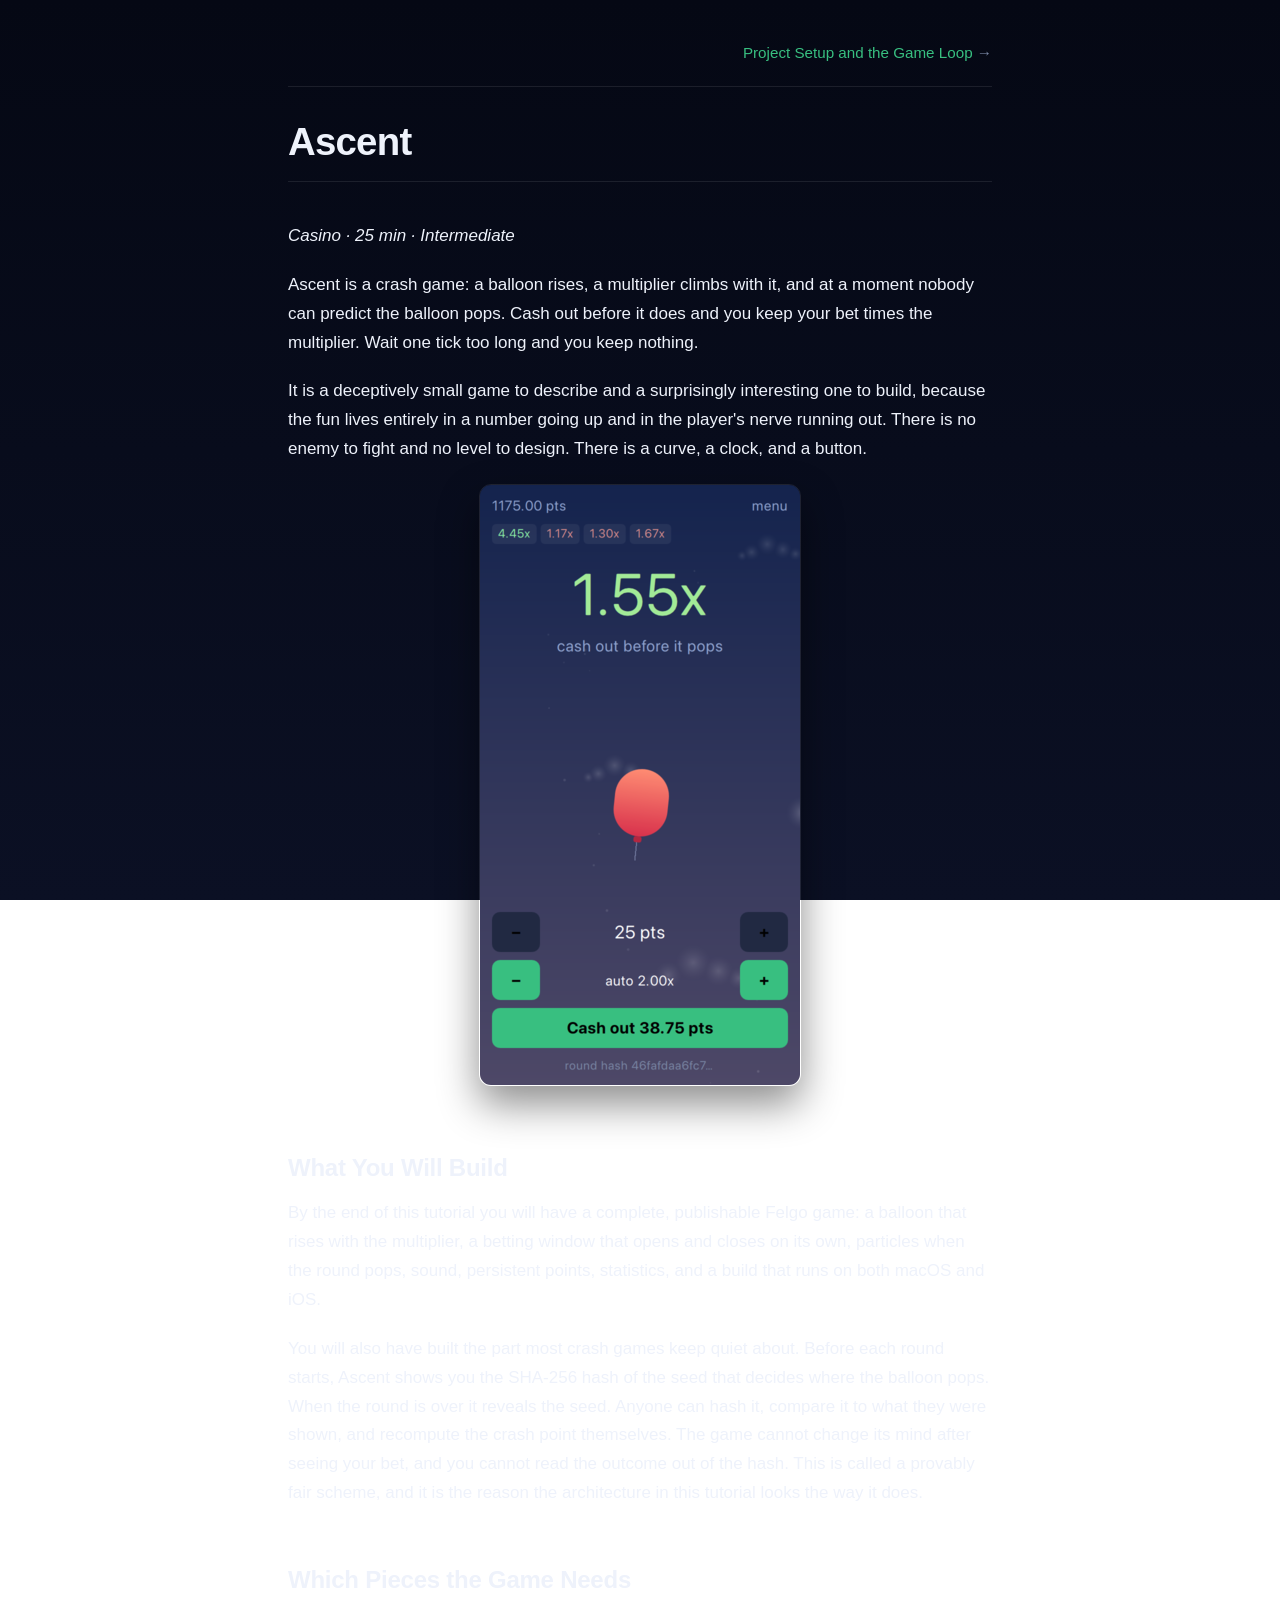
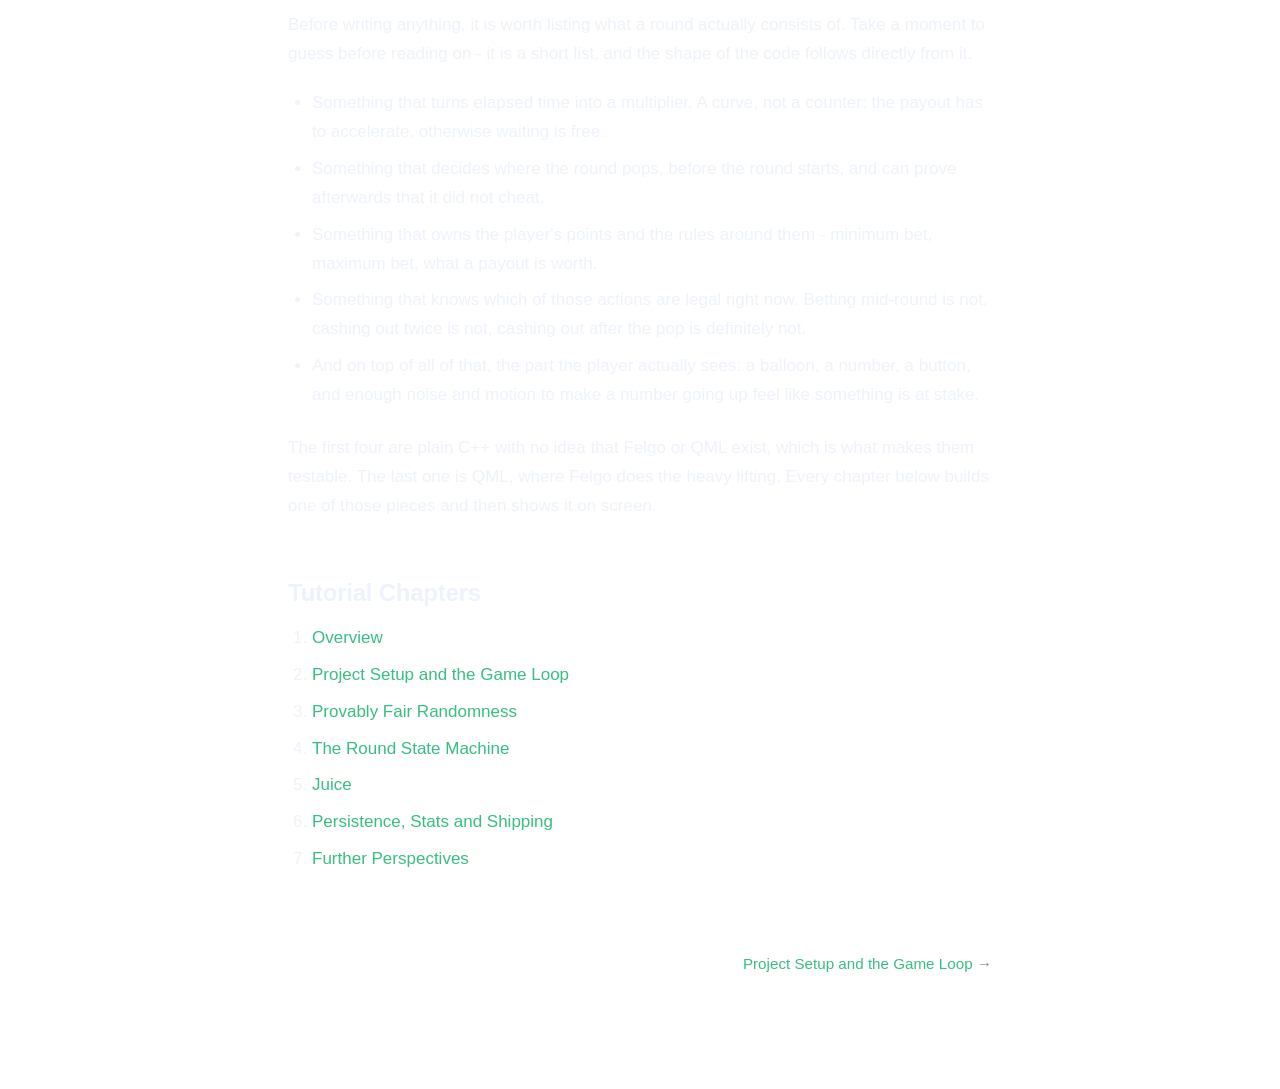
<file: doc/html/index.html>
<!DOCTYPE html>
<html lang="en">
<head>
  <meta charset="utf-8">
<!-- index.qdoc -->
  <title>Ascent 1.0.0</title>
  <meta name="viewport" content="width=device-width, initial-scale=1">
  <link rel="stylesheet" type="text/css" href="style/ascent.css">
</head>
<body>
  <link rel="next" href="ascent-setup.html" />
<p class="naviNextPrevious headerNavi">
<a class="nextPage" href="ascent-setup.html">Project Setup and the Game Loop</a>
</p>
<h1 class="title">Ascent</h1>
<!-- $$$index.html-description -->
<div class="descr" id="details">
<p><i>Casino · 25 min · Intermediate</i></p>
<p>Ascent is a crash game: a balloon rises, a multiplier climbs with it, and at a moment nobody can predict the balloon pops. Cash out before it does and you keep your bet times the multiplier. Wait one tick too long and you keep nothing.</p>
<p>It is a deceptively small game to describe and a surprisingly interesting one to build, because the fun lives entirely in a number going up and in the player's nerve running out. There is no enemy to fight and no level to design. There is a curve, a clock, and a button.</p>
<p class="centerAlign"><img src="images/ascent-climbing.png" alt="A round in progress: the multiplier climbing, the balloon rising, and the button offering what cashing out is worth right now" /></p><h2 id="what-you-will-build">What You Will Build</h2>
<p>By the end of this tutorial you will have a complete, publishable Felgo game: a balloon that rises with the multiplier, a betting window that opens and closes on its own, particles when the round pops, sound, persistent points, statistics, and a build that runs on both macOS and iOS.</p>
<p>You will also have built the part most crash games keep quiet about. Before each round starts, Ascent shows you the SHA-256 hash of the seed that decides where the balloon pops. When the round is over it reveals the seed. Anyone can hash it, compare it to what they were shown, and recompute the crash point themselves. The game cannot change its mind after seeing your bet, and you cannot read the outcome out of the hash. This is called a provably fair scheme, and it is the reason the architecture in this tutorial looks the way it does.</p>
<h2 id="which-pieces-the-game-needs">Which Pieces the Game Needs</h2>
<p>Before writing anything, it is worth listing what a round actually consists of. Take a moment to guess before reading on - it is a short list, and the shape of the code follows directly from it.</p>
<ul>
<li>Something that turns elapsed time into a multiplier. A curve, not a counter: the payout has to accelerate, otherwise waiting is free.</li>
<li>Something that decides where the round pops, before the round starts, and can prove afterwards that it did not cheat.</li>
<li>Something that owns the player's points and the rules around them - minimum bet, maximum bet, what a payout is worth.</li>
<li>Something that knows which of those actions are legal right now. Betting mid-round is not, cashing out twice is not, cashing out after the pop is definitely not.</li>
<li>And on top of all of that, the part the player actually sees: a balloon, a number, a button, and enough noise and motion to make a number going up feel like something is at stake.</li>
</ul>
<p>The first four are plain C++ with no idea that Felgo or QML exist, which is what makes them testable. The last one is QML, where Felgo does the heavy lifting. Every chapter below builds one of those pieces and then shows it on screen.</p>
<h2 id="tutorial-chapters">Tutorial Chapters</h2>
<ol class="1" type="1"><li><a href="index.html">Overview</a></li>
<li><a href="ascent-setup.html">Project Setup and the Game Loop</a></li>
<li><a href="ascent-fairness.html">Provably Fair Randomness</a></li>
<li><a href="ascent-rounds.html">The Round State Machine</a></li>
<li><a href="ascent-juice.html">Juice</a></li>
<li><a href="ascent-shipping.html">Persistence, Stats and Shipping</a></li>
<li><a href="ascent-perspectives.html">Further Perspectives</a></li>
</ol>
</div>
<!-- @@@index.html -->
<p class="naviNextPrevious footerNavi">
<a class="nextPage" href="ascent-setup.html">Project Setup and the Game Loop</a>
</p>
</body>
</html>
</file>
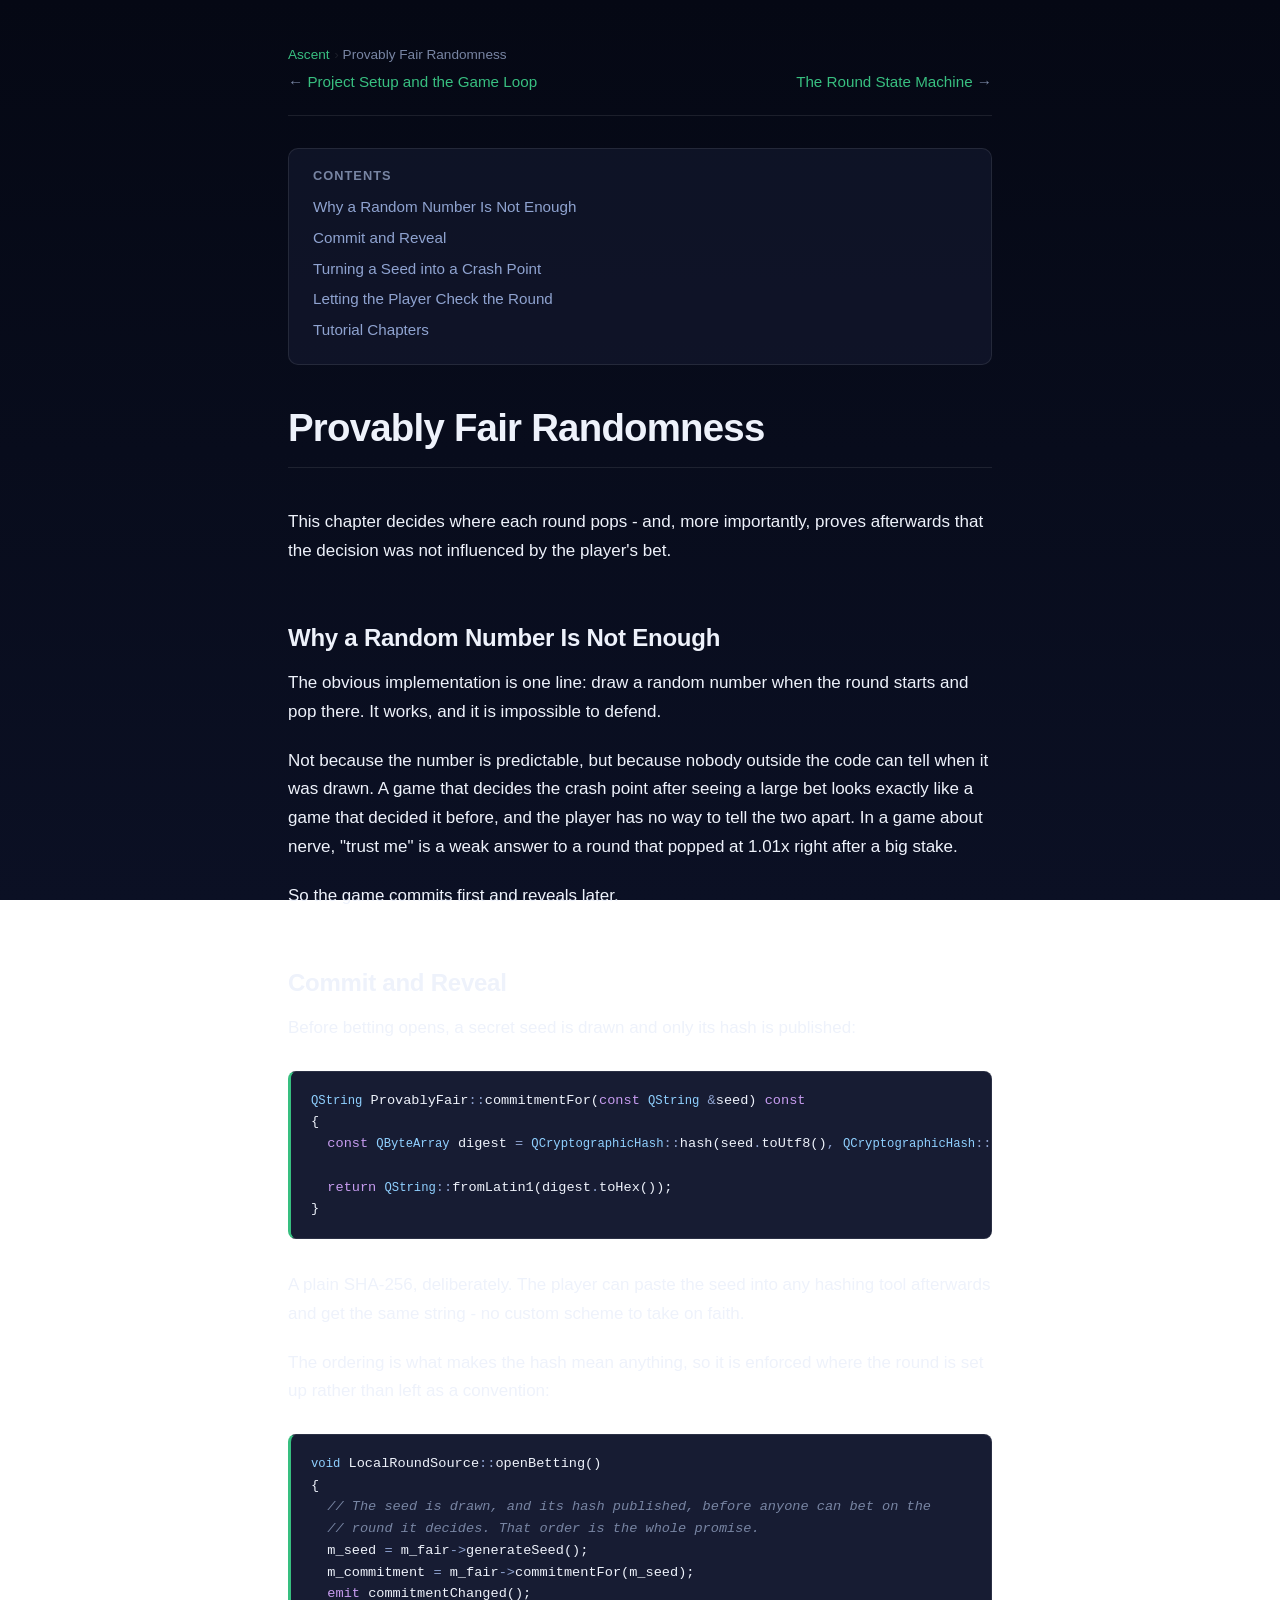
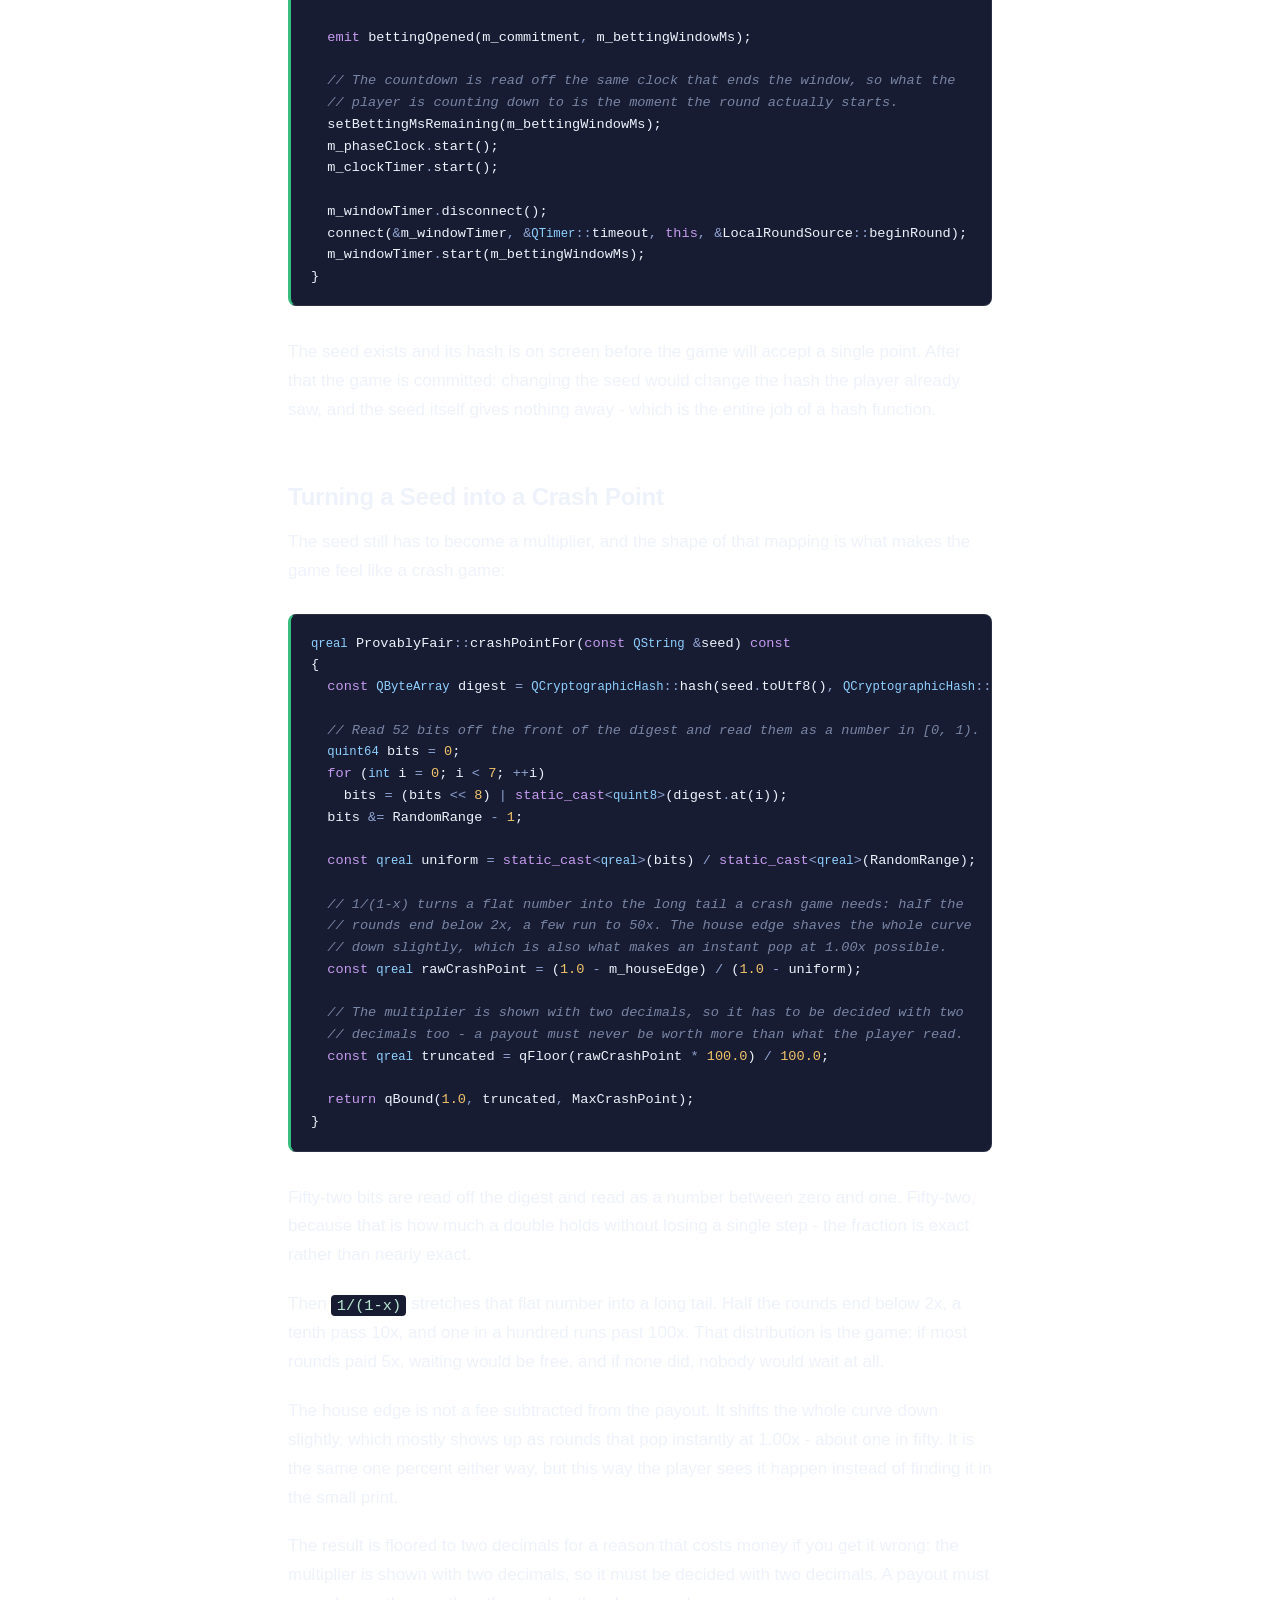
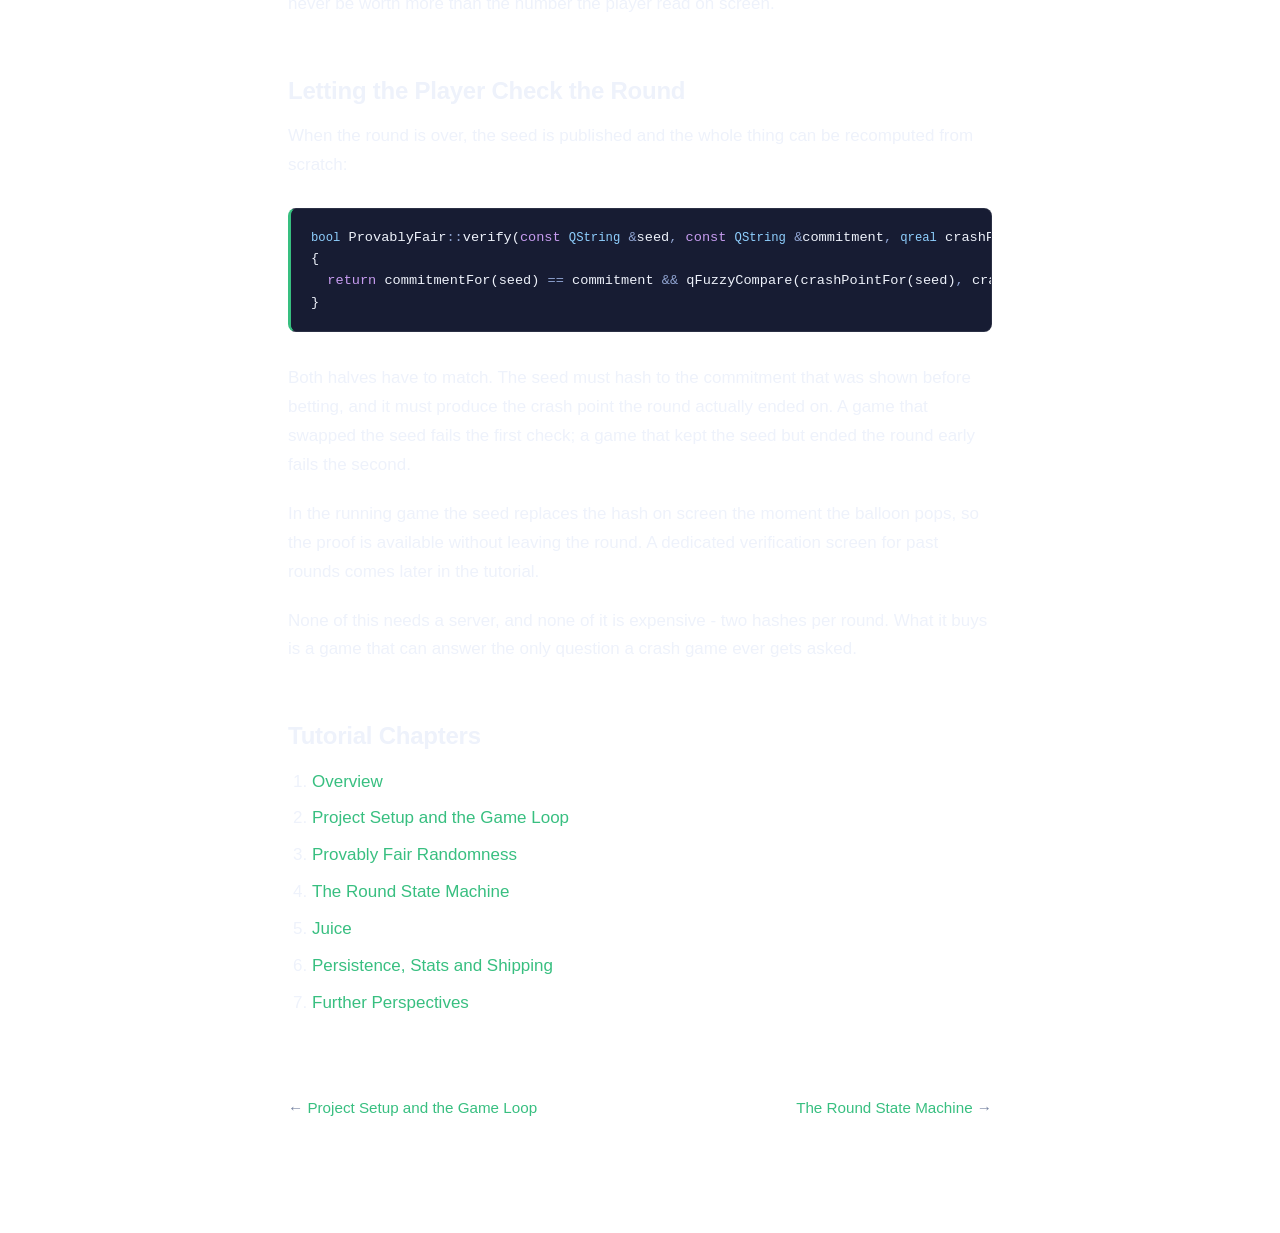
<file: doc/html/ascent-fairness.html>
<!DOCTYPE html>
<html lang="en">
<head>
  <meta charset="utf-8">
<!-- ascent-fairness.qdoc -->
  <title>Provably Fair Randomness | Ascent 1.0.0</title>
  <meta name="viewport" content="width=device-width, initial-scale=1">
  <link rel="stylesheet" type="text/css" href="style/ascent.css">
</head>
<body>
<li><a href="index.html">Ascent</a></li>
<li>Provably Fair Randomness</li>
  <link rel="prev" href="ascent-setup.html" />
  <link rel="next" href="ascent-rounds.html" />
<p class="naviNextPrevious headerNavi">
<a class="prevPage" href="ascent-setup.html">Project Setup and the Game Loop</a>
<a class="nextPage" href="ascent-rounds.html">The Round State Machine</a>
</p>
<div class="sidebar">
<div class="toc">
<h3 id="toc">Contents</h3>
<ul>
<li class="level1"><a href="#why-a-random-number-is-not-enough">Why a Random Number Is Not Enough</a></li>
<li class="level1"><a href="#commit-and-reveal">Commit and Reveal</a></li>
<li class="level1"><a href="#turning-a-seed-into-a-crash-point">Turning a Seed into a Crash Point</a></li>
<li class="level1"><a href="#letting-the-player-check-the-round">Letting the Player Check the Round</a></li>
<li class="level1"><a href="#tutorial-chapters">Tutorial Chapters</a></li>
</ul>
</div>
<div class="sidebar-content" id="sidebar-content"></div></div>
<h1 class="title">Provably Fair Randomness</h1>
<!-- $$$ascent-fairness.html-description -->
<div class="descr" id="details">
<p>This chapter decides where each round pops - and, more importantly, proves afterwards that the decision was not influenced by the player's bet.</p>
<h2 id="why-a-random-number-is-not-enough">Why a Random Number Is Not Enough</h2>
<p>The obvious implementation is one line: draw a random number when the round starts and pop there. It works, and it is impossible to defend.</p>
<p>Not because the number is predictable, but because nobody outside the code can tell when it was drawn. A game that decides the crash point after seeing a large bet looks exactly like a game that decided it before, and the player has no way to tell the two apart. In a game about nerve, &quot;trust me&quot; is a weak answer to a round that popped at 1.01x right after a big stake.</p>
<p>So the game commits first and reveals later.</p>
<h2 id="commit-and-reveal">Commit and Reveal</h2>
<p>Before betting opens, a secret seed is drawn and only its hash is published:</p>
<pre class="cpp" translate="no"><span class="type">QString</span> ProvablyFair<span class="operator">::</span>commitmentFor(<span class="keyword">const</span> <span class="type">QString</span> <span class="operator">&amp;</span>seed) <span class="keyword">const</span>
{
  <span class="keyword">const</span> <span class="type">QByteArray</span> digest <span class="operator">=</span> <span class="type">QCryptographicHash</span><span class="operator">::</span>hash(seed<span class="operator">.</span>toUtf8()<span class="operator">,</span> <span class="type">QCryptographicHash</span><span class="operator">::</span>Sha256);

  <span class="keyword">return</span> <span class="type">QString</span><span class="operator">::</span>fromLatin1(digest<span class="operator">.</span>toHex());
}</pre>
<p>A plain SHA-256, deliberately. The player can paste the seed into any hashing tool afterwards and get the same string - no custom scheme to take on faith.</p>
<p>The ordering is what makes the hash mean anything, so it is enforced where the round is set up rather than left as a convention:</p>
<pre class="cpp" translate="no"><span class="type">void</span> LocalRoundSource<span class="operator">::</span>openBetting()
{
  <span class="comment">// The seed is drawn, and its hash published, before anyone can bet on the</span>
  <span class="comment">// round it decides. That order is the whole promise.</span>
  m_seed <span class="operator">=</span> m_fair<span class="operator">-</span><span class="operator">&gt;</span>generateSeed();
  m_commitment <span class="operator">=</span> m_fair<span class="operator">-</span><span class="operator">&gt;</span>commitmentFor(m_seed);
  <span class="keyword">emit</span> commitmentChanged();

  <span class="keyword">emit</span> bettingOpened(m_commitment<span class="operator">,</span> m_bettingWindowMs);

  <span class="comment">// The countdown is read off the same clock that ends the window, so what the</span>
  <span class="comment">// player is counting down to is the moment the round actually starts.</span>
  setBettingMsRemaining(m_bettingWindowMs);
  m_phaseClock<span class="operator">.</span>start();
  m_clockTimer<span class="operator">.</span>start();

  m_windowTimer<span class="operator">.</span>disconnect();
  connect(<span class="operator">&amp;</span>m_windowTimer<span class="operator">,</span> <span class="operator">&amp;</span><span class="type">QTimer</span><span class="operator">::</span>timeout<span class="operator">,</span> <span class="keyword">this</span><span class="operator">,</span> <span class="operator">&amp;</span>LocalRoundSource<span class="operator">::</span>beginRound);
  m_windowTimer<span class="operator">.</span>start(m_bettingWindowMs);
}</pre>
<p>The seed exists and its hash is on screen before the game will accept a single point. After that the game is committed: changing the seed would change the hash the player already saw, and the seed itself gives nothing away - which is the entire job of a hash function.</p>
<h2 id="turning-a-seed-into-a-crash-point">Turning a Seed into a Crash Point</h2>
<p>The seed still has to become a multiplier, and the shape of that mapping is what makes the game feel like a crash game:</p>
<pre class="cpp" translate="no"><span class="type">qreal</span> ProvablyFair<span class="operator">::</span>crashPointFor(<span class="keyword">const</span> <span class="type">QString</span> <span class="operator">&amp;</span>seed) <span class="keyword">const</span>
{
  <span class="keyword">const</span> <span class="type">QByteArray</span> digest <span class="operator">=</span> <span class="type">QCryptographicHash</span><span class="operator">::</span>hash(seed<span class="operator">.</span>toUtf8()<span class="operator">,</span> <span class="type">QCryptographicHash</span><span class="operator">::</span>Sha256);

  <span class="comment">// Read 52 bits off the front of the digest and read them as a number in [0, 1).</span>
  <span class="type">quint64</span> bits <span class="operator">=</span> <span class="number">0</span>;
  <span class="keyword">for</span> (<span class="type">int</span> i <span class="operator">=</span> <span class="number">0</span>; i <span class="operator">&lt;</span> <span class="number">7</span>; <span class="operator">+</span><span class="operator">+</span>i)
    bits <span class="operator">=</span> (bits <span class="operator">&lt;</span><span class="operator">&lt;</span> <span class="number">8</span>) <span class="operator">|</span> <span class="keyword">static_cast</span><span class="operator">&lt;</span><span class="type">quint8</span><span class="operator">&gt;</span>(digest<span class="operator">.</span>at(i));
  bits <span class="operator">&amp;</span><span class="operator">=</span> RandomRange <span class="operator">-</span> <span class="number">1</span>;

  <span class="keyword">const</span> <span class="type">qreal</span> uniform <span class="operator">=</span> <span class="keyword">static_cast</span><span class="operator">&lt;</span><span class="type">qreal</span><span class="operator">&gt;</span>(bits) <span class="operator">/</span> <span class="keyword">static_cast</span><span class="operator">&lt;</span><span class="type">qreal</span><span class="operator">&gt;</span>(RandomRange);

  <span class="comment">// 1/(1-x) turns a flat number into the long tail a crash game needs: half the</span>
  <span class="comment">// rounds end below 2x, a few run to 50x. The house edge shaves the whole curve</span>
  <span class="comment">// down slightly, which is also what makes an instant pop at 1.00x possible.</span>
  <span class="keyword">const</span> <span class="type">qreal</span> rawCrashPoint <span class="operator">=</span> (<span class="number">1.0</span> <span class="operator">-</span> m_houseEdge) <span class="operator">/</span> (<span class="number">1.0</span> <span class="operator">-</span> uniform);

  <span class="comment">// The multiplier is shown with two decimals, so it has to be decided with two</span>
  <span class="comment">// decimals too - a payout must never be worth more than what the player read.</span>
  <span class="keyword">const</span> <span class="type">qreal</span> truncated <span class="operator">=</span> qFloor(rawCrashPoint <span class="operator">*</span> <span class="number">100.0</span>) <span class="operator">/</span> <span class="number">100.0</span>;

  <span class="keyword">return</span> qBound(<span class="number">1.0</span><span class="operator">,</span> truncated<span class="operator">,</span> MaxCrashPoint);
}</pre>
<p>Fifty-two bits are read off the digest and read as a number between zero and one. Fifty-two, because that is how much a double holds without losing a single step - the fraction is exact rather than nearly exact.</p>
<p>Then <code translate="no">1/(1-x)</code> stretches that flat number into a long tail. Half the rounds end below 2x, a tenth pass 10x, and one in a hundred runs past 100x. That distribution is the game: if most rounds paid 5x, waiting would be free, and if none did, nobody would wait at all.</p>
<p>The house edge is not a fee subtracted from the payout. It shifts the whole curve down slightly, which mostly shows up as rounds that pop instantly at 1.00x - about one in fifty. It is the same one percent either way, but this way the player sees it happen instead of finding it in the small print.</p>
<p>The result is floored to two decimals for a reason that costs money if you get it wrong: the multiplier is shown with two decimals, so it must be decided with two decimals. A payout must never be worth more than the number the player read on screen.</p>
<h2 id="letting-the-player-check-the-round">Letting the Player Check the Round</h2>
<p>When the round is over, the seed is published and the whole thing can be recomputed from scratch:</p>
<pre class="cpp" translate="no"><span class="type">bool</span> ProvablyFair<span class="operator">::</span>verify(<span class="keyword">const</span> <span class="type">QString</span> <span class="operator">&amp;</span>seed<span class="operator">,</span> <span class="keyword">const</span> <span class="type">QString</span> <span class="operator">&amp;</span>commitment<span class="operator">,</span> <span class="type">qreal</span> crashPoint) <span class="keyword">const</span>
{
  <span class="keyword">return</span> commitmentFor(seed) <span class="operator">=</span><span class="operator">=</span> commitment <span class="operator">&amp;</span><span class="operator">&amp;</span> qFuzzyCompare(crashPointFor(seed)<span class="operator">,</span> crashPoint);
}</pre>
<p>Both halves have to match. The seed must hash to the commitment that was shown before betting, and it must produce the crash point the round actually ended on. A game that swapped the seed fails the first check; a game that kept the seed but ended the round early fails the second.</p>
<p>In the running game the seed replaces the hash on screen the moment the balloon pops, so the proof is available without leaving the round. A dedicated verification screen for past rounds comes later in the tutorial.</p>
<p>None of this needs a server, and none of it is expensive - two hashes per round. What it buys is a game that can answer the only question a crash game ever gets asked.</p>
<h2 id="tutorial-chapters">Tutorial Chapters</h2>
<ol class="1" type="1"><li><a href="index.html">Overview</a></li>
<li><a href="ascent-setup.html">Project Setup and the Game Loop</a></li>
<li><a href="ascent-fairness.html">Provably Fair Randomness</a></li>
<li><a href="ascent-rounds.html">The Round State Machine</a></li>
<li><a href="ascent-juice.html">Juice</a></li>
<li><a href="ascent-shipping.html">Persistence, Stats and Shipping</a></li>
<li><a href="ascent-perspectives.html">Further Perspectives</a></li>
</ol>
</div>
<!-- @@@ascent-fairness.html -->
<p class="naviNextPrevious footerNavi">
<a class="prevPage" href="ascent-setup.html">Project Setup and the Game Loop</a>
<a class="nextPage" href="ascent-rounds.html">The Round State Machine</a>
</p>
</body>
</html>
</file>
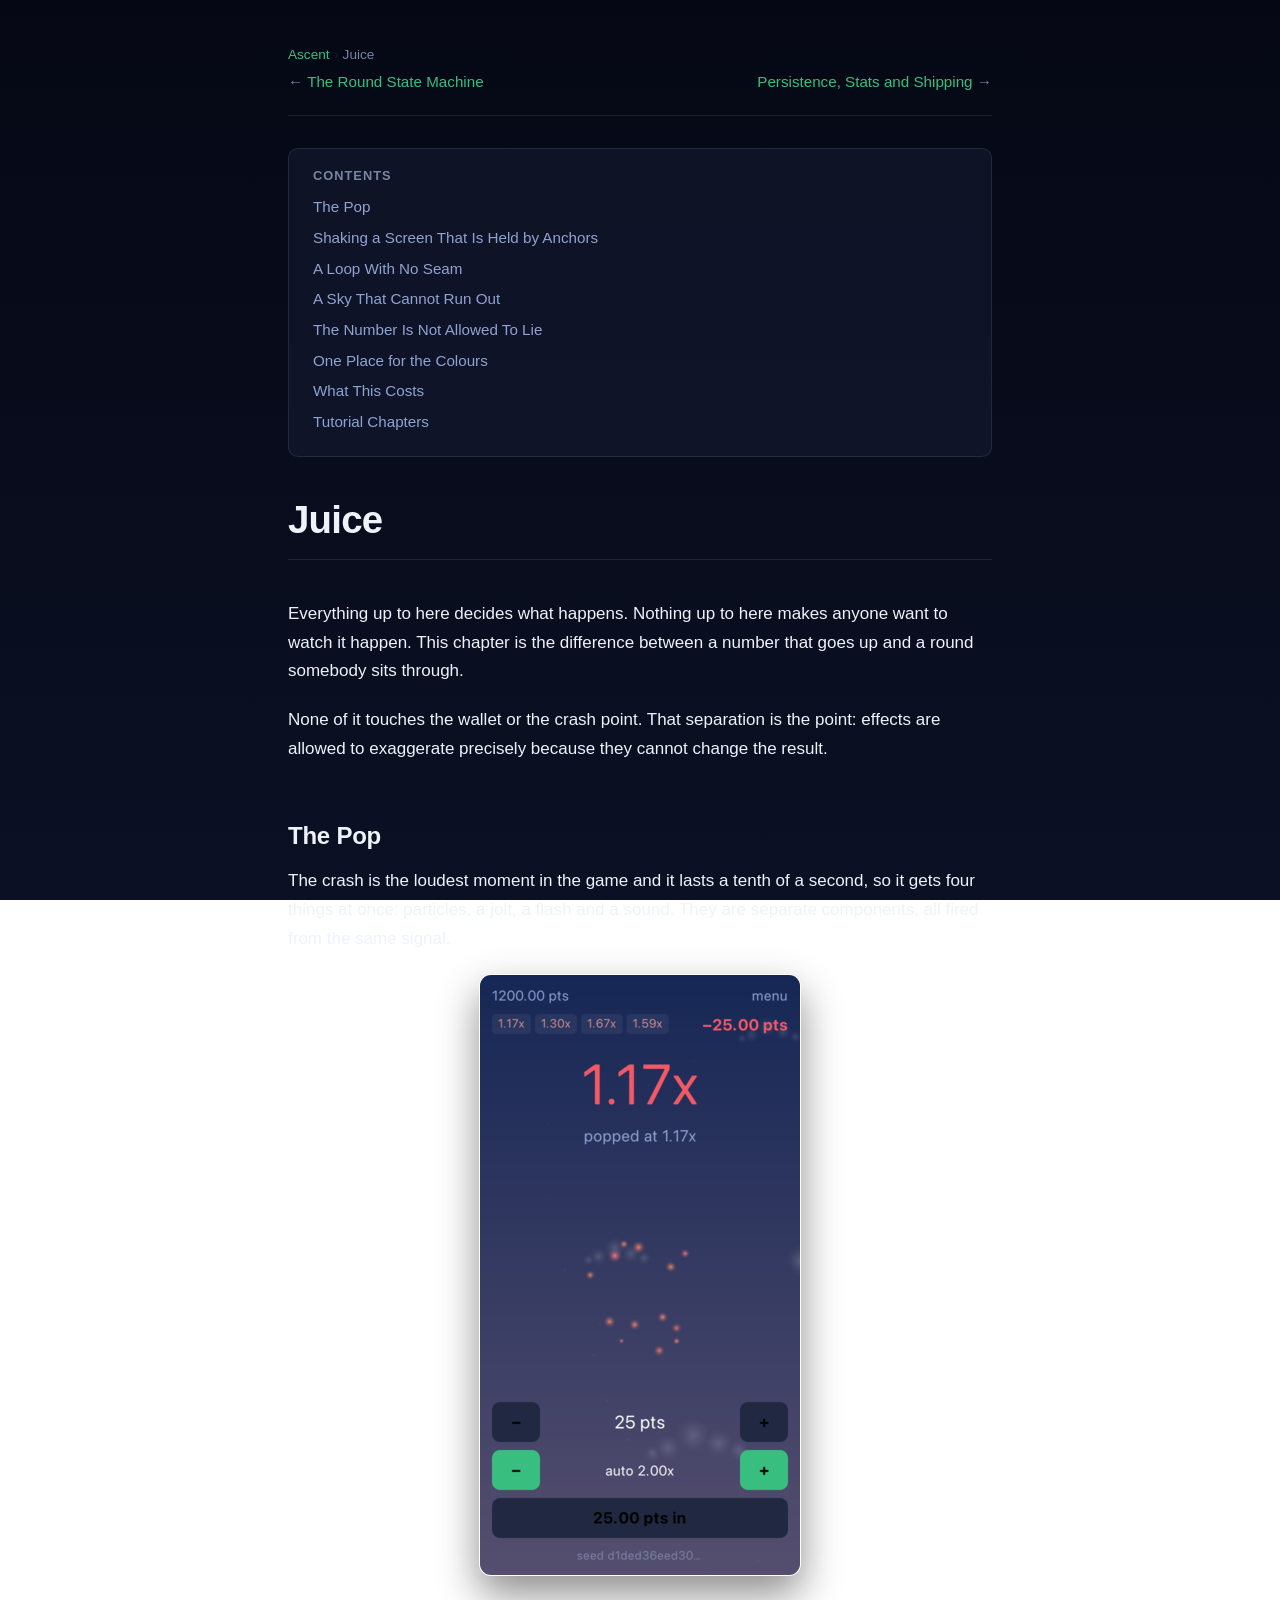
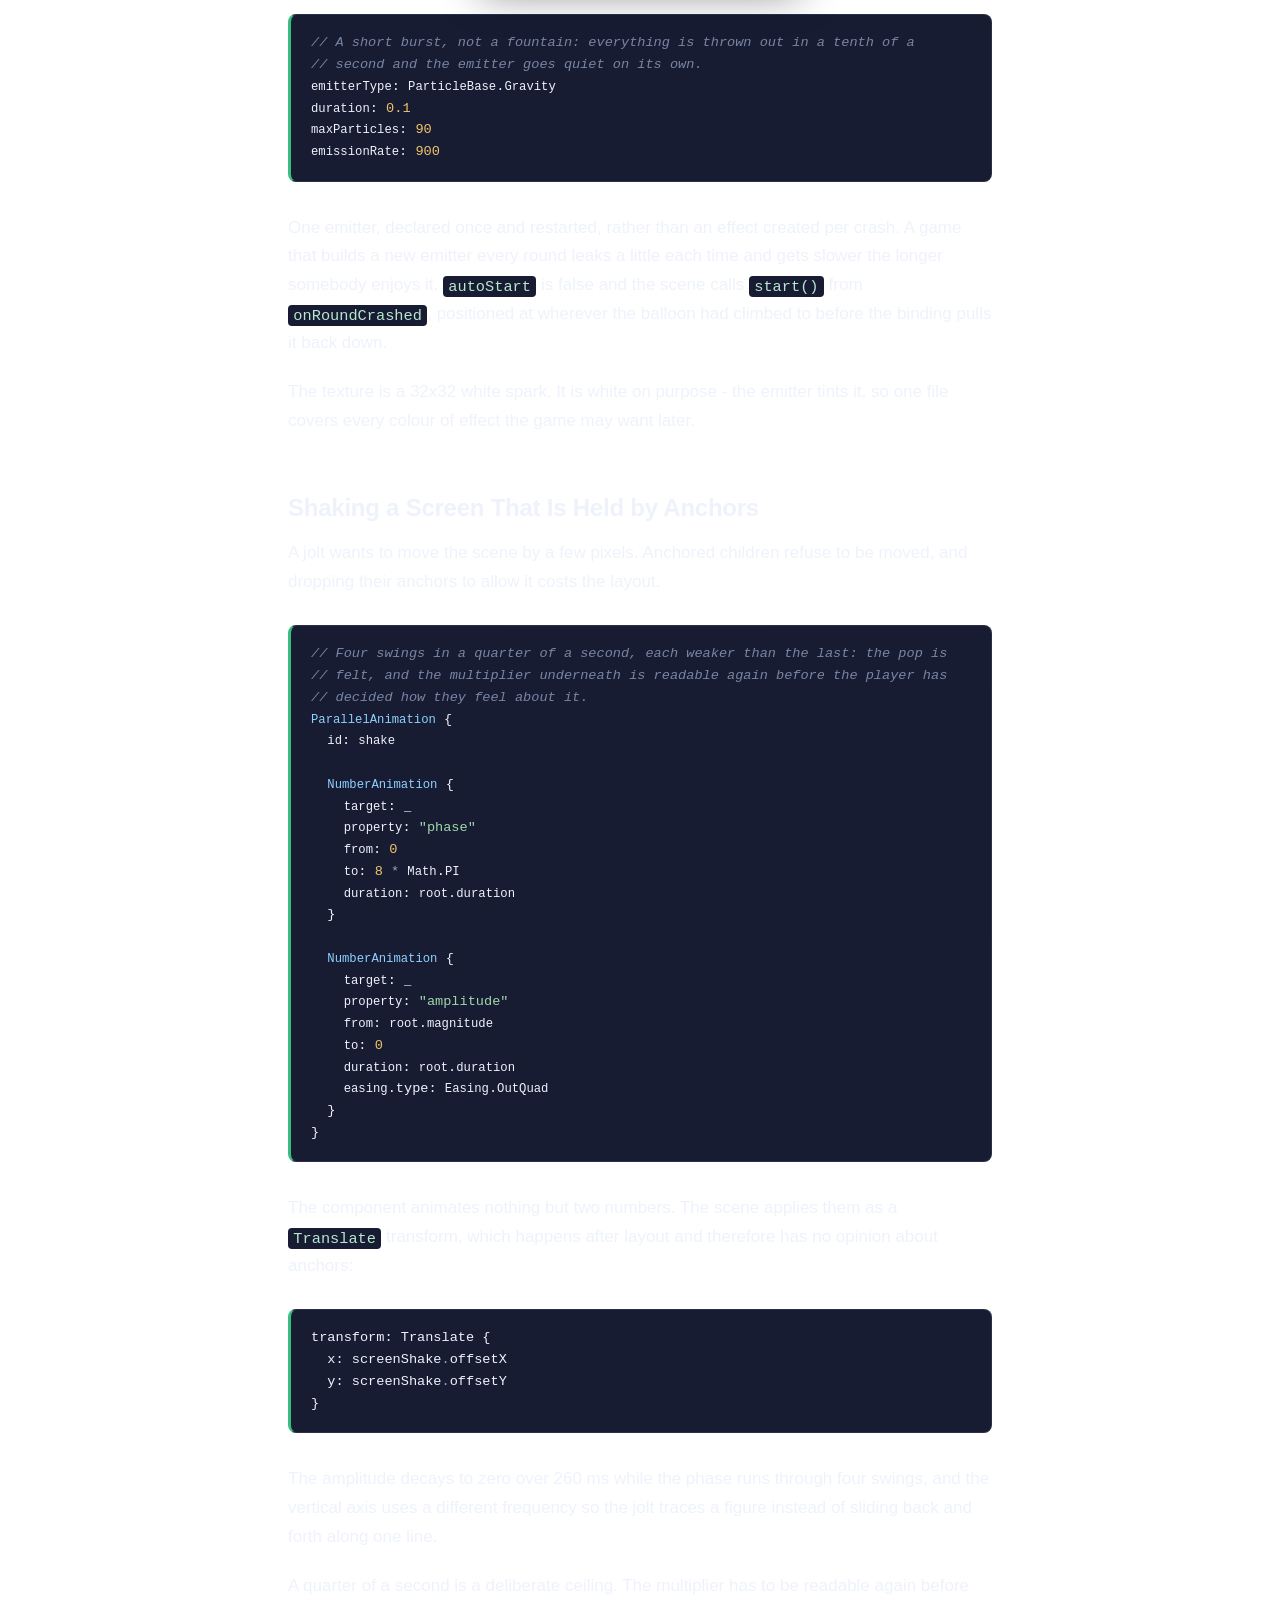
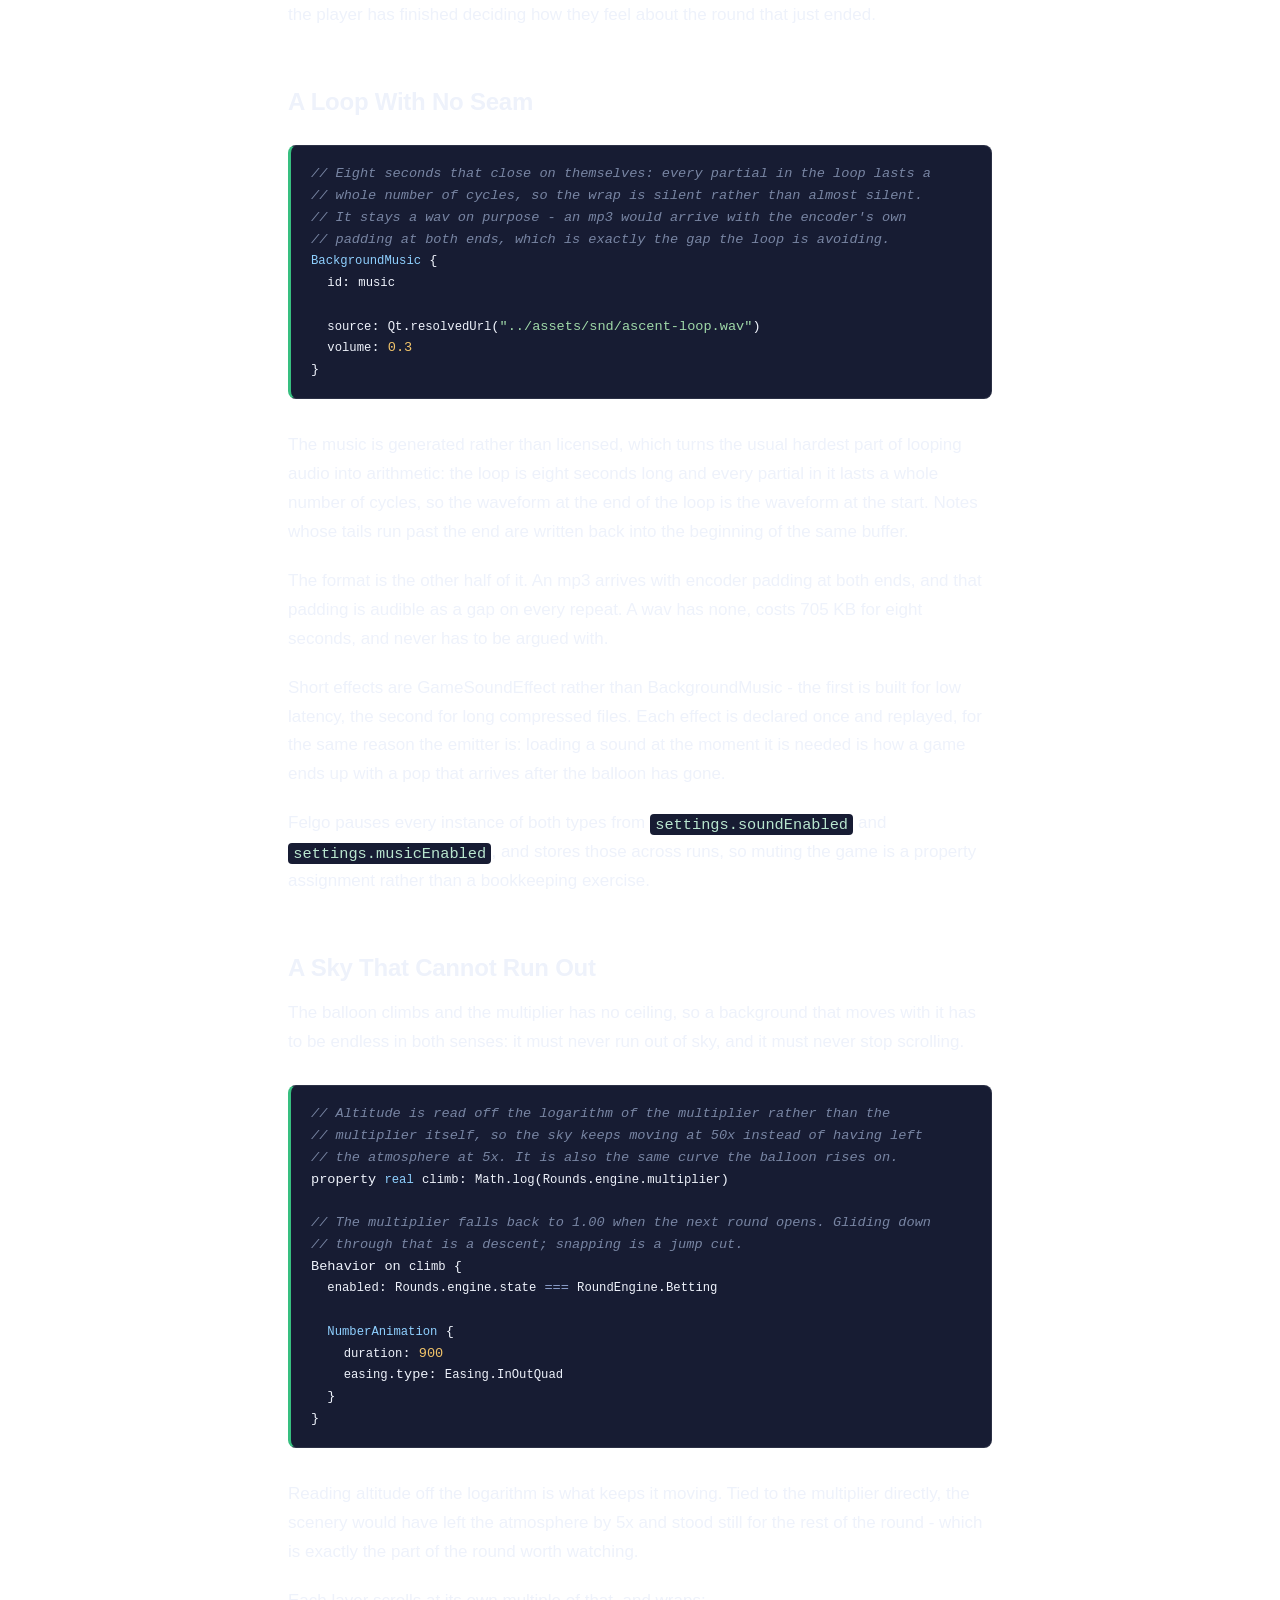
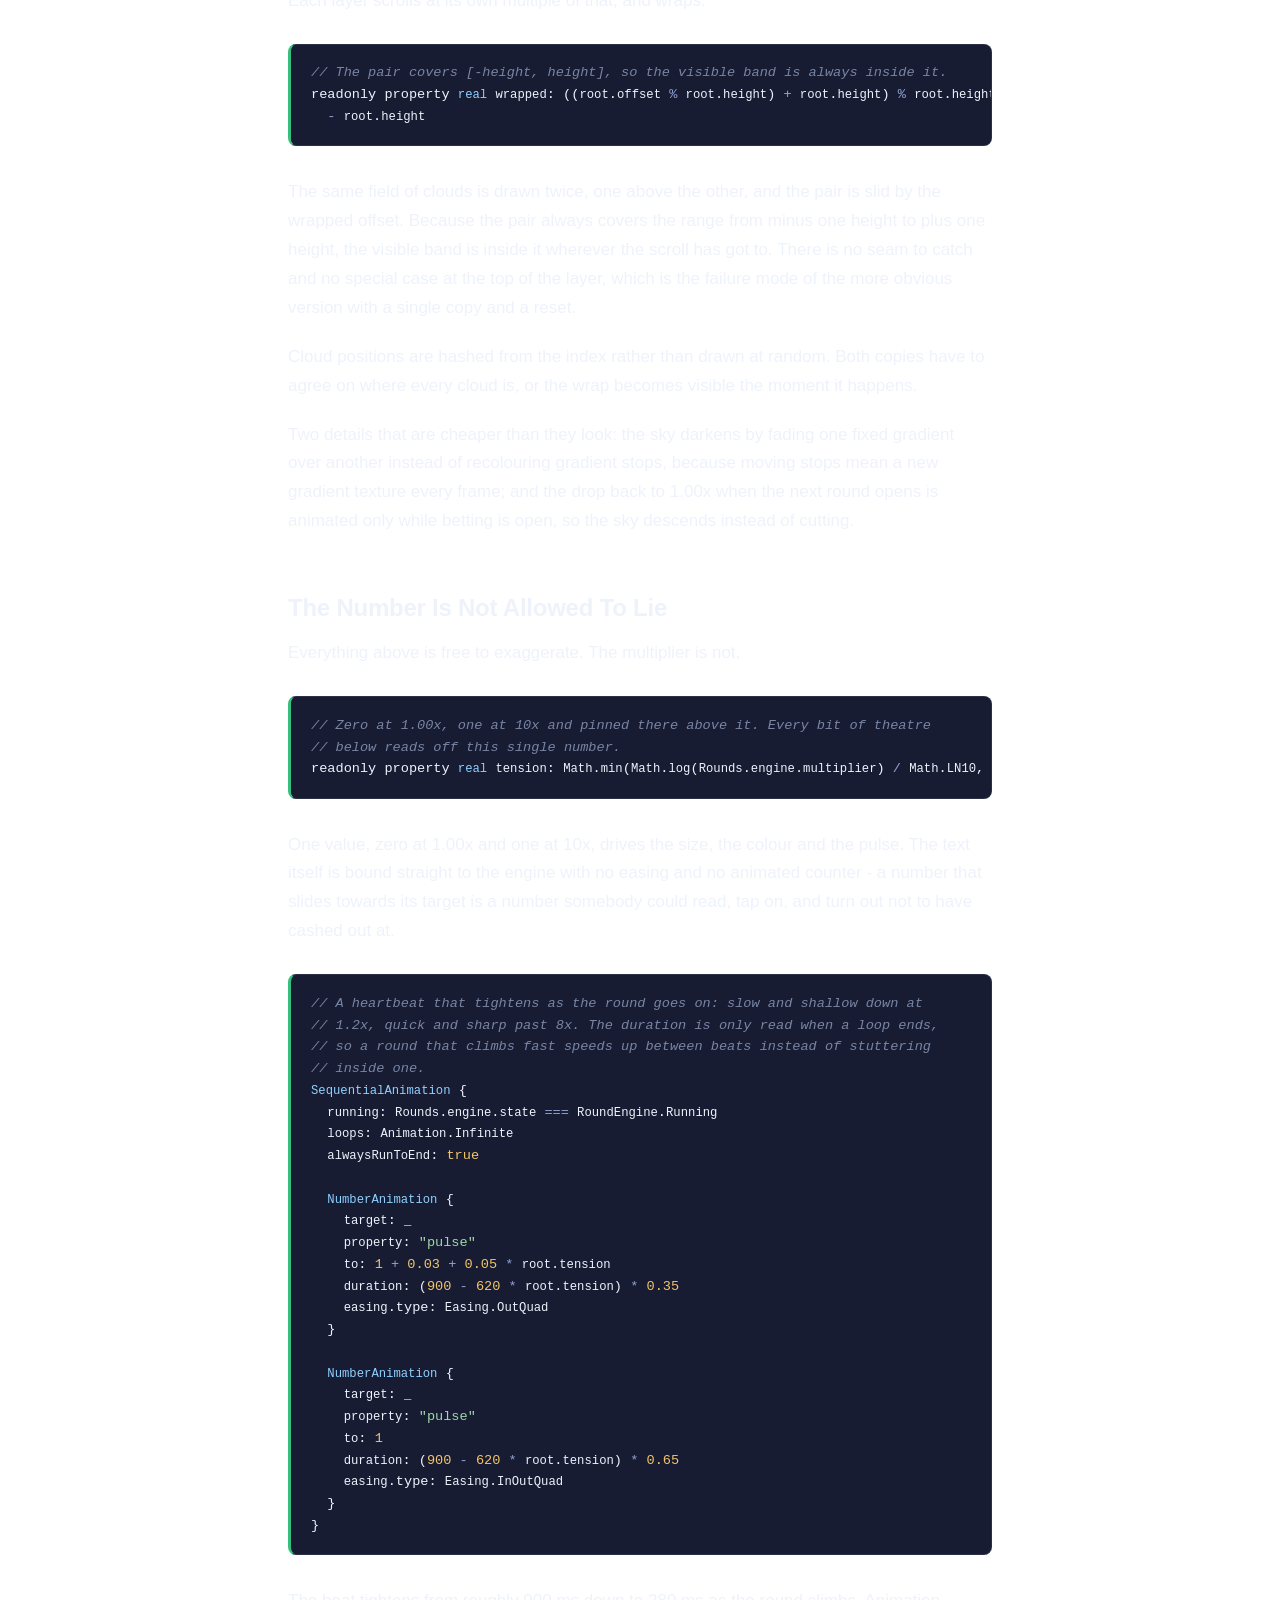
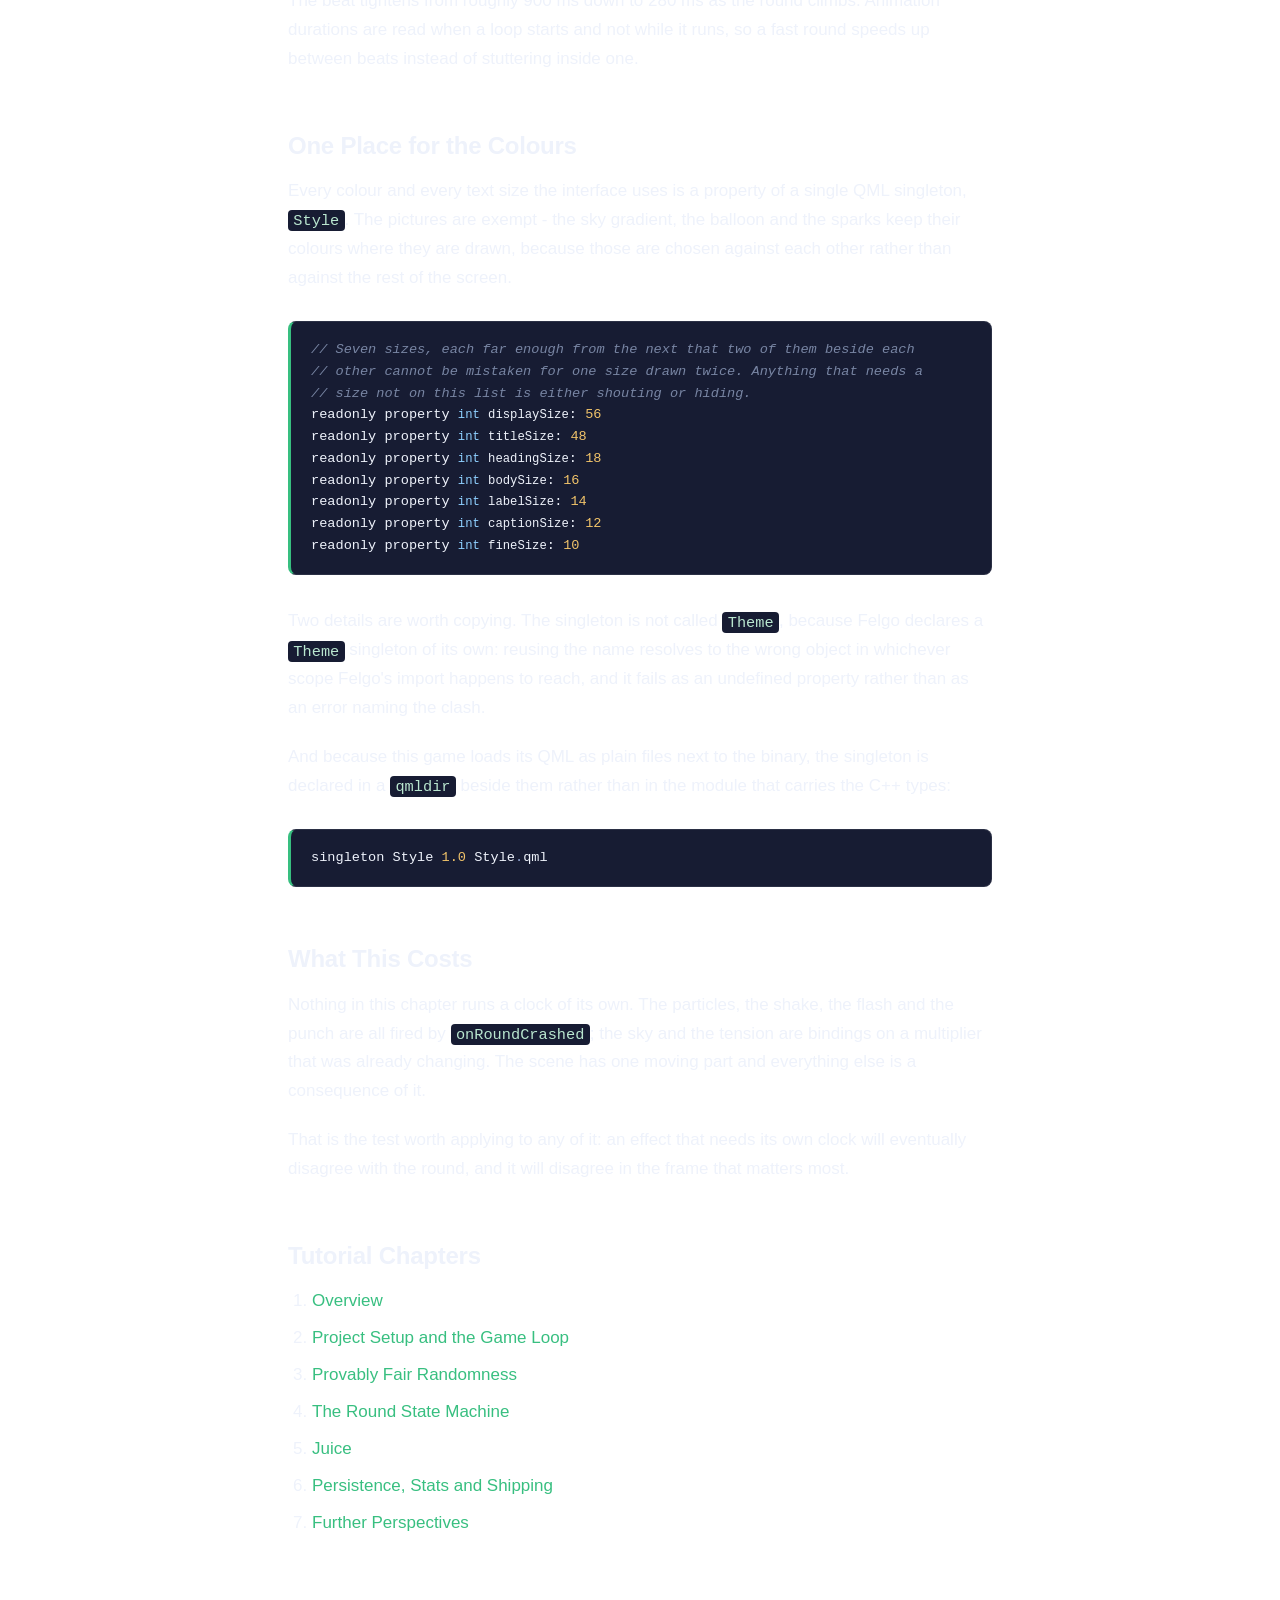
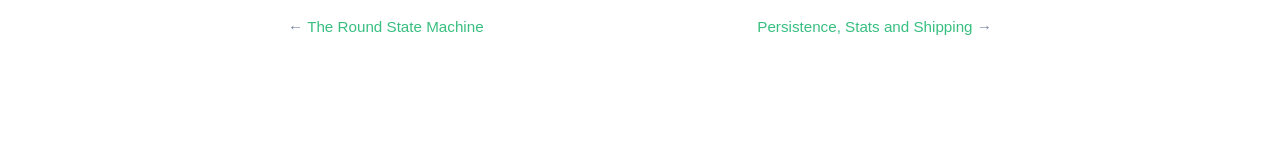
<file: doc/html/ascent-juice.html>
<!DOCTYPE html>
<html lang="en">
<head>
  <meta charset="utf-8">
<!-- ascent-juice.qdoc -->
  <title>Juice | Ascent 1.0.0</title>
  <meta name="viewport" content="width=device-width, initial-scale=1">
  <link rel="stylesheet" type="text/css" href="style/ascent.css">
</head>
<body>
<li><a href="index.html">Ascent</a></li>
<li>Juice</li>
  <link rel="prev" href="ascent-rounds.html" />
  <link rel="next" href="ascent-shipping.html" />
<p class="naviNextPrevious headerNavi">
<a class="prevPage" href="ascent-rounds.html">The Round State Machine</a>
<a class="nextPage" href="ascent-shipping.html">Persistence, Stats and Shipping</a>
</p>
<div class="sidebar">
<div class="toc">
<h3 id="toc">Contents</h3>
<ul>
<li class="level1"><a href="#the-pop">The Pop</a></li>
<li class="level1"><a href="#shaking-a-screen-that-is-held-by-anchors">Shaking a Screen That Is Held by Anchors</a></li>
<li class="level1"><a href="#a-loop-with-no-seam">A Loop With No Seam</a></li>
<li class="level1"><a href="#a-sky-that-cannot-run-out">A Sky That Cannot Run Out</a></li>
<li class="level1"><a href="#the-number-is-not-allowed-to-lie">The Number Is Not Allowed To Lie</a></li>
<li class="level1"><a href="#one-place-for-the-colours">One Place for the Colours</a></li>
<li class="level1"><a href="#what-this-costs">What This Costs</a></li>
<li class="level1"><a href="#tutorial-chapters">Tutorial Chapters</a></li>
</ul>
</div>
<div class="sidebar-content" id="sidebar-content"></div></div>
<h1 class="title">Juice</h1>
<!-- $$$ascent-juice.html-description -->
<div class="descr" id="details">
<p>Everything up to here decides what happens. Nothing up to here makes anyone want to watch it happen. This chapter is the difference between a number that goes up and a round somebody sits through.</p>
<p>None of it touches the wallet or the crash point. That separation is the point: effects are allowed to exaggerate precisely because they cannot change the result.</p>
<h2 id="the-pop">The Pop</h2>
<p>The crash is the loudest moment in the game and it lasts a tenth of a second, so it gets four things at once: particles, a jolt, a flash and a sound. They are separate components, all fired from the same signal.</p>
<p class="centerAlign"><img src="images/ascent-crash.png" alt="One tenth of a second after the pop: sparks, a red number, and the stake gone" /></p><pre class="qml" translate="no"><span class="comment">// A short burst, not a fountain: everything is thrown out in a tenth of a</span>
<span class="comment">// second and the emitter goes quiet on its own.</span>
<span class="name">emitterType</span>: <span class="name">ParticleBase</span>.<span class="name">Gravity</span>
<span class="name">duration</span>: <span class="number">0.1</span>
<span class="name">maxParticles</span>: <span class="number">90</span>
<span class="name">emissionRate</span>: <span class="number">900</span></pre>
<p>One emitter, declared once and restarted, rather than an effect created per crash. A game that builds a new emitter every round leaks a little each time and gets slower the longer somebody enjoys it. <code translate="no">autoStart</code> is false and the scene calls <code translate="no">start()</code> from <code translate="no">onRoundCrashed</code>, positioned at wherever the balloon had climbed to before the binding pulls it back down.</p>
<p>The texture is a 32x32 white spark. It is white on purpose - the emitter tints it, so one file covers every colour of effect the game may want later.</p>
<h2 id="shaking-a-screen-that-is-held-by-anchors">Shaking a Screen That Is Held by Anchors</h2>
<p>A jolt wants to move the scene by a few pixels. Anchored children refuse to be moved, and dropping their anchors to allow it costs the layout.</p>
<pre class="qml" translate="no"><span class="comment">// Four swings in a quarter of a second, each weaker than the last: the pop is</span>
<span class="comment">// felt, and the multiplier underneath is readable again before the player has</span>
<span class="comment">// decided how they feel about it.</span>
<span class="type">ParallelAnimation</span> {
  <span class="name">id</span>: <span class="name">shake</span>

  <span class="type">NumberAnimation</span> {
    <span class="name">target</span>: <span class="name">_</span>
    <span class="name">property</span>: <span class="string">&quot;phase&quot;</span>
    <span class="name">from</span>: <span class="number">0</span>
    <span class="name">to</span>: <span class="number">8</span> <span class="operator">*</span> <span class="name">Math</span>.<span class="name">PI</span>
    <span class="name">duration</span>: <span class="name">root</span>.<span class="name">duration</span>
  }

  <span class="type">NumberAnimation</span> {
    <span class="name">target</span>: <span class="name">_</span>
    <span class="name">property</span>: <span class="string">&quot;amplitude&quot;</span>
    <span class="name">from</span>: <span class="name">root</span>.<span class="name">magnitude</span>
    <span class="name">to</span>: <span class="number">0</span>
    <span class="name">duration</span>: <span class="name">root</span>.<span class="name">duration</span>
    <span class="name">easing</span>.type: <span class="name">Easing</span>.<span class="name">OutQuad</span>
  }
}</pre>
<p>The component animates nothing but two numbers. The scene applies them as a <code translate="no">Translate</code> transform, which happens after layout and therefore has no opinion about anchors:</p>
<pre class="cpp" translate="no">transform: Translate {
  x: screenShake<span class="operator">.</span>offsetX
  y: screenShake<span class="operator">.</span>offsetY
}</pre>
<p>The amplitude decays to zero over 260 ms while the phase runs through four swings, and the vertical axis uses a different frequency so the jolt traces a figure instead of sliding back and forth along one line.</p>
<p>A quarter of a second is a deliberate ceiling. The multiplier has to be readable again before the player has finished deciding how they feel about the round that just ended.</p>
<h2 id="a-loop-with-no-seam">A Loop With No Seam</h2>
<pre class="qml" translate="no"><span class="comment">// Eight seconds that close on themselves: every partial in the loop lasts a</span>
<span class="comment">// whole number of cycles, so the wrap is silent rather than almost silent.</span>
<span class="comment">// It stays a wav on purpose - an mp3 would arrive with the encoder's own</span>
<span class="comment">// padding at both ends, which is exactly the gap the loop is avoiding.</span>
<span class="type">BackgroundMusic</span> {
  <span class="name">id</span>: <span class="name">music</span>

  <span class="name">source</span>: <span class="name">Qt</span>.<span class="name">resolvedUrl</span>(<span class="string">&quot;../assets/snd/ascent-loop.wav&quot;</span>)
  <span class="name">volume</span>: <span class="number">0.3</span>
}</pre>
<p>The music is generated rather than licensed, which turns the usual hardest part of looping audio into arithmetic: the loop is eight seconds long and every partial in it lasts a whole number of cycles, so the waveform at the end of the loop is the waveform at the start. Notes whose tails run past the end are written back into the beginning of the same buffer.</p>
<p>The format is the other half of it. An mp3 arrives with encoder padding at both ends, and that padding is audible as a gap on every repeat. A wav has none, costs 705 KB for eight seconds, and never has to be argued with.</p>
<p>Short effects are GameSoundEffect rather than BackgroundMusic - the first is built for low latency, the second for long compressed files. Each effect is declared once and replayed, for the same reason the emitter is: loading a sound at the moment it is needed is how a game ends up with a pop that arrives after the balloon has gone.</p>
<p>Felgo pauses every instance of both types from <code translate="no">settings.soundEnabled</code> and <code translate="no">settings.musicEnabled</code>, and stores those across runs, so muting the game is a property assignment rather than a bookkeeping exercise.</p>
<h2 id="a-sky-that-cannot-run-out">A Sky That Cannot Run Out</h2>
<p>The balloon climbs and the multiplier has no ceiling, so a background that moves with it has to be endless in both senses: it must never run out of sky, and it must never stop scrolling.</p>
<pre class="qml" translate="no"><span class="comment">// Altitude is read off the logarithm of the multiplier rather than the</span>
<span class="comment">// multiplier itself, so the sky keeps moving at 50x instead of having left</span>
<span class="comment">// the atmosphere at 5x. It is also the same curve the balloon rises on.</span>
property <span class="type">real</span> <span class="name">climb</span>: <span class="name">Math</span>.<span class="name">log</span>(<span class="name">Rounds</span>.<span class="name">engine</span>.<span class="name">multiplier</span>)

<span class="comment">// The multiplier falls back to 1.00 when the next round opens. Gliding down</span>
<span class="comment">// through that is a descent; snapping is a jump cut.</span>
Behavior on <span class="name">climb</span> {
  <span class="name">enabled</span>: <span class="name">Rounds</span>.<span class="name">engine</span>.<span class="name">state</span> <span class="operator">===</span> <span class="name">RoundEngine</span>.<span class="name">Betting</span>

  <span class="type">NumberAnimation</span> {
    <span class="name">duration</span>: <span class="number">900</span>
    <span class="name">easing</span>.type: <span class="name">Easing</span>.<span class="name">InOutQuad</span>
  }
}</pre>
<p>Reading altitude off the logarithm is what keeps it moving. Tied to the multiplier directly, the scenery would have left the atmosphere by 5x and stood still for the rest of the round - which is exactly the part of the round worth watching.</p>
<p>Each layer scrolls at its own multiple of that, and wraps:</p>
<pre class="qml" translate="no"><span class="comment">// The pair covers [-height, height], so the visible band is always inside it.</span>
readonly property <span class="type">real</span> <span class="name">wrapped</span>: ((<span class="name">root</span>.<span class="name">offset</span> <span class="operator">%</span> <span class="name">root</span>.<span class="name">height</span>) <span class="operator">+</span> <span class="name">root</span>.<span class="name">height</span>) <span class="operator">%</span> <span class="name">root</span>.<span class="name">height</span>
  <span class="operator">-</span> <span class="name">root</span>.<span class="name">height</span></pre>
<p>The same field of clouds is drawn twice, one above the other, and the pair is slid by the wrapped offset. Because the pair always covers the range from minus one height to plus one height, the visible band is inside it wherever the scroll has got to. There is no seam to catch and no special case at the top of the layer, which is the failure mode of the more obvious version with a single copy and a reset.</p>
<p>Cloud positions are hashed from the index rather than drawn at random. Both copies have to agree on where every cloud is, or the wrap becomes visible the moment it happens.</p>
<p>Two details that are cheaper than they look: the sky darkens by fading one fixed gradient over another instead of recolouring gradient stops, because moving stops mean a new gradient texture every frame; and the drop back to 1.00x when the next round opens is animated only while betting is open, so the sky descends instead of cutting.</p>
<h2 id="the-number-is-not-allowed-to-lie">The Number Is Not Allowed To Lie</h2>
<p>Everything above is free to exaggerate. The multiplier is not.</p>
<pre class="qml" translate="no"><span class="comment">// Zero at 1.00x, one at 10x and pinned there above it. Every bit of theatre</span>
<span class="comment">// below reads off this single number.</span>
readonly property <span class="type">real</span> <span class="name">tension</span>: <span class="name">Math</span>.<span class="name">min</span>(<span class="name">Math</span>.<span class="name">log</span>(<span class="name">Rounds</span>.<span class="name">engine</span>.<span class="name">multiplier</span>) <span class="operator">/</span> <span class="name">Math</span>.<span class="name">LN10</span>, <span class="number">1</span>)</pre>
<p>One value, zero at 1.00x and one at 10x, drives the size, the colour and the pulse. The text itself is bound straight to the engine with no easing and no animated counter - a number that slides towards its target is a number somebody could read, tap on, and turn out not to have cashed out at.</p>
<pre class="qml" translate="no"><span class="comment">// A heartbeat that tightens as the round goes on: slow and shallow down at</span>
<span class="comment">// 1.2x, quick and sharp past 8x. The duration is only read when a loop ends,</span>
<span class="comment">// so a round that climbs fast speeds up between beats instead of stuttering</span>
<span class="comment">// inside one.</span>
<span class="type">SequentialAnimation</span> {
  <span class="name">running</span>: <span class="name">Rounds</span>.<span class="name">engine</span>.<span class="name">state</span> <span class="operator">===</span> <span class="name">RoundEngine</span>.<span class="name">Running</span>
  <span class="name">loops</span>: <span class="name">Animation</span>.<span class="name">Infinite</span>
  <span class="name">alwaysRunToEnd</span>: <span class="number">true</span>

  <span class="type">NumberAnimation</span> {
    <span class="name">target</span>: <span class="name">_</span>
    <span class="name">property</span>: <span class="string">&quot;pulse&quot;</span>
    <span class="name">to</span>: <span class="number">1</span> <span class="operator">+</span> <span class="number">0.03</span> <span class="operator">+</span> <span class="number">0.05</span> <span class="operator">*</span> <span class="name">root</span>.<span class="name">tension</span>
    <span class="name">duration</span>: (<span class="number">900</span> <span class="operator">-</span> <span class="number">620</span> <span class="operator">*</span> <span class="name">root</span>.<span class="name">tension</span>) <span class="operator">*</span> <span class="number">0.35</span>
    <span class="name">easing</span>.type: <span class="name">Easing</span>.<span class="name">OutQuad</span>
  }

  <span class="type">NumberAnimation</span> {
    <span class="name">target</span>: <span class="name">_</span>
    <span class="name">property</span>: <span class="string">&quot;pulse&quot;</span>
    <span class="name">to</span>: <span class="number">1</span>
    <span class="name">duration</span>: (<span class="number">900</span> <span class="operator">-</span> <span class="number">620</span> <span class="operator">*</span> <span class="name">root</span>.<span class="name">tension</span>) <span class="operator">*</span> <span class="number">0.65</span>
    <span class="name">easing</span>.type: <span class="name">Easing</span>.<span class="name">InOutQuad</span>
  }
}</pre>
<p>The beat tightens from roughly 900 ms down to 280 ms as the round climbs. Animation durations are read when a loop starts and not while it runs, so a fast round speeds up between beats instead of stuttering inside one.</p>
<h2 id="one-place-for-the-colours">One Place for the Colours</h2>
<p>Every colour and every text size the interface uses is a property of a single QML singleton, <code translate="no">Style</code>. The pictures are exempt - the sky gradient, the balloon and the sparks keep their colours where they are drawn, because those are chosen against each other rather than against the rest of the screen.</p>
<pre class="qml" translate="no"><span class="comment">// Seven sizes, each far enough from the next that two of them beside each</span>
<span class="comment">// other cannot be mistaken for one size drawn twice. Anything that needs a</span>
<span class="comment">// size not on this list is either shouting or hiding.</span>
readonly property <span class="type">int</span> <span class="name">displaySize</span>: <span class="number">56</span>
readonly property <span class="type">int</span> <span class="name">titleSize</span>: <span class="number">48</span>
readonly property <span class="type">int</span> <span class="name">headingSize</span>: <span class="number">18</span>
readonly property <span class="type">int</span> <span class="name">bodySize</span>: <span class="number">16</span>
readonly property <span class="type">int</span> <span class="name">labelSize</span>: <span class="number">14</span>
readonly property <span class="type">int</span> <span class="name">captionSize</span>: <span class="number">12</span>
readonly property <span class="type">int</span> <span class="name">fineSize</span>: <span class="number">10</span></pre>
<p>Two details are worth copying. The singleton is not called <code translate="no">Theme</code>, because Felgo declares a <code translate="no">Theme</code> singleton of its own: reusing the name resolves to the wrong object in whichever scope Felgo's import happens to reach, and it fails as an undefined property rather than as an error naming the clash.</p>
<p>And because this game loads its QML as plain files next to the binary, the singleton is declared in a <code translate="no">qmldir</code> beside them rather than in the module that carries the C++ types:</p>
<pre class="cpp" translate="no">singleton Style <span class="number">1.0</span> Style<span class="operator">.</span>qml</pre>
<h2 id="what-this-costs">What This Costs</h2>
<p>Nothing in this chapter runs a clock of its own. The particles, the shake, the flash and the punch are all fired by <code translate="no">onRoundCrashed</code>; the sky and the tension are bindings on a multiplier that was already changing. The scene has one moving part and everything else is a consequence of it.</p>
<p>That is the test worth applying to any of it: an effect that needs its own clock will eventually disagree with the round, and it will disagree in the frame that matters most.</p>
<h2 id="tutorial-chapters">Tutorial Chapters</h2>
<ol class="1" type="1"><li><a href="index.html">Overview</a></li>
<li><a href="ascent-setup.html">Project Setup and the Game Loop</a></li>
<li><a href="ascent-fairness.html">Provably Fair Randomness</a></li>
<li><a href="ascent-rounds.html">The Round State Machine</a></li>
<li><a href="ascent-juice.html">Juice</a></li>
<li><a href="ascent-shipping.html">Persistence, Stats and Shipping</a></li>
<li><a href="ascent-perspectives.html">Further Perspectives</a></li>
</ol>
</div>
<!-- @@@ascent-juice.html -->
<p class="naviNextPrevious footerNavi">
<a class="prevPage" href="ascent-rounds.html">The Round State Machine</a>
<a class="nextPage" href="ascent-shipping.html">Persistence, Stats and Shipping</a>
</p>
</body>
</html>
</file>
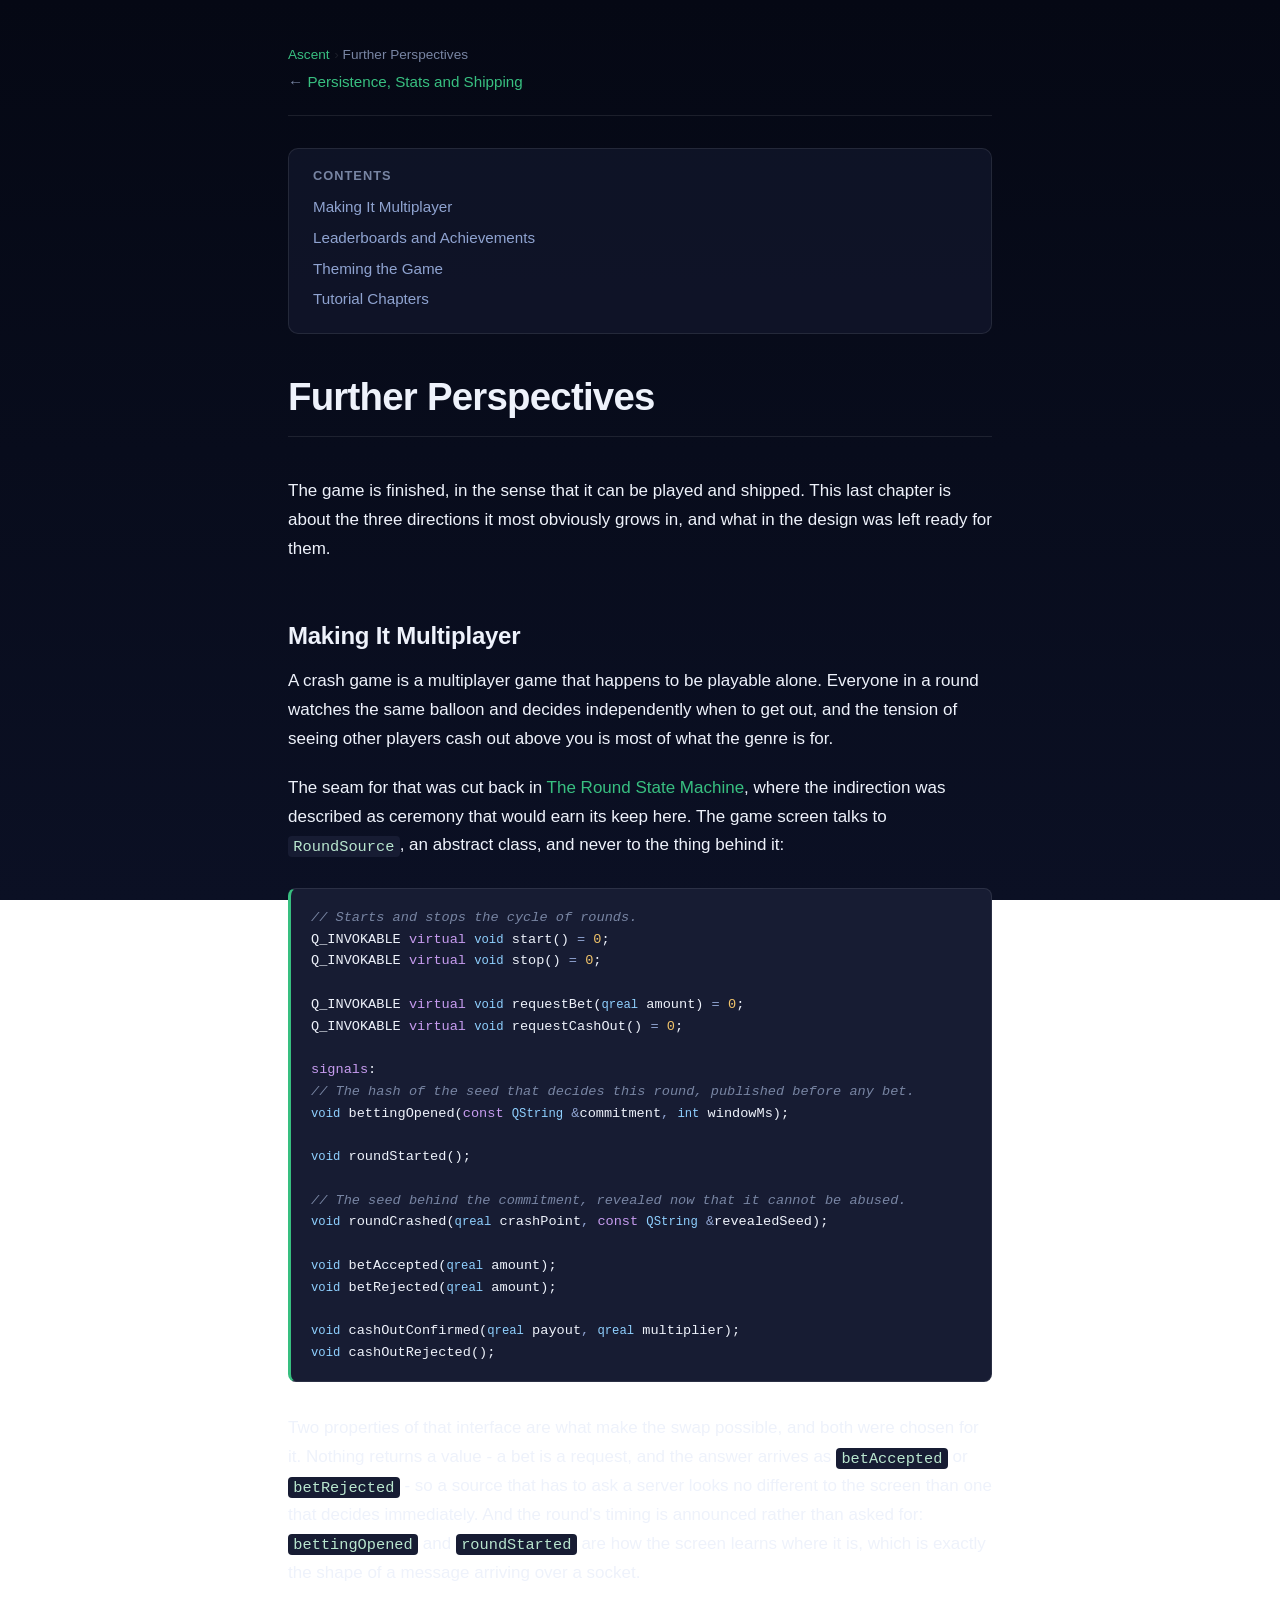
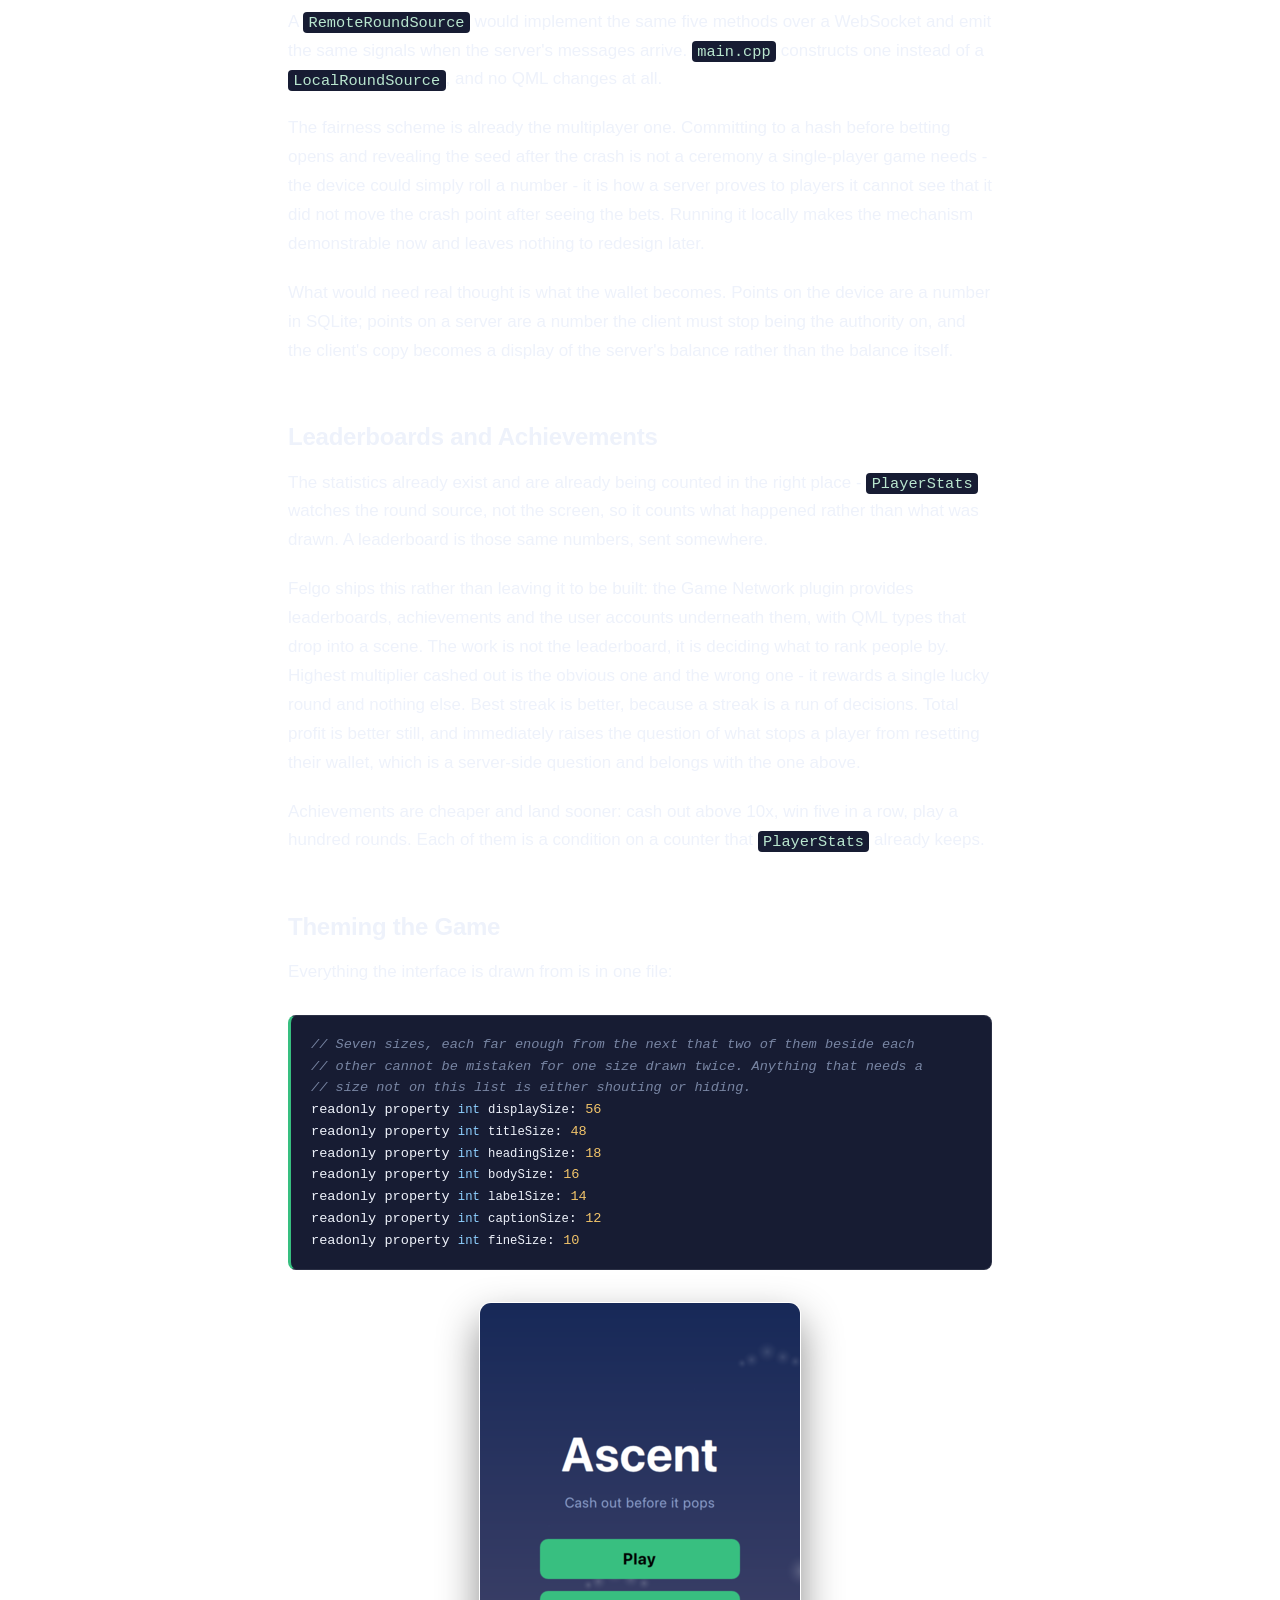
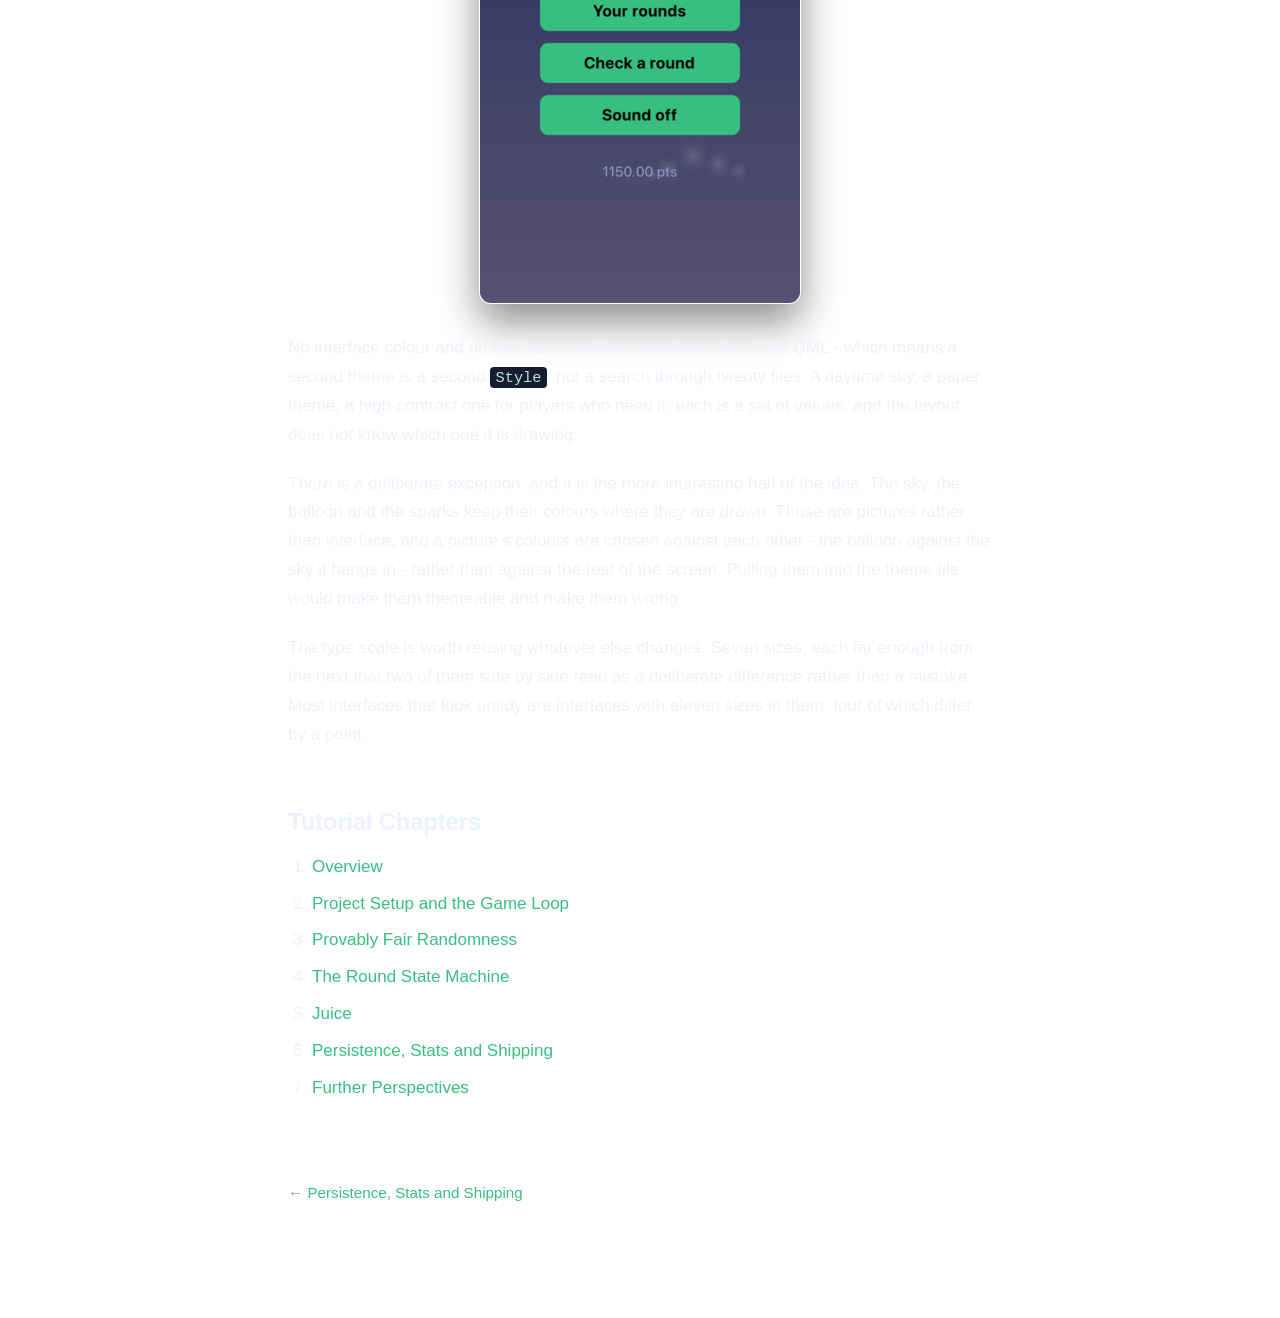
<file: doc/html/ascent-perspectives.html>
<!DOCTYPE html>
<html lang="en">
<head>
  <meta charset="utf-8">
<!-- ascent-perspectives.qdoc -->
  <title>Further Perspectives | Ascent 1.0.0</title>
  <meta name="viewport" content="width=device-width, initial-scale=1">
  <link rel="stylesheet" type="text/css" href="style/ascent.css">
</head>
<body>
<li><a href="index.html">Ascent</a></li>
<li>Further Perspectives</li>
  <link rel="prev" href="ascent-shipping.html" />
<p class="naviNextPrevious headerNavi">
<a class="prevPage" href="ascent-shipping.html">Persistence, Stats and Shipping</a>
</p>
<div class="sidebar">
<div class="toc">
<h3 id="toc">Contents</h3>
<ul>
<li class="level1"><a href="#making-it-multiplayer">Making It Multiplayer</a></li>
<li class="level1"><a href="#leaderboards-and-achievements">Leaderboards and Achievements</a></li>
<li class="level1"><a href="#theming-the-game">Theming the Game</a></li>
<li class="level1"><a href="#tutorial-chapters">Tutorial Chapters</a></li>
</ul>
</div>
<div class="sidebar-content" id="sidebar-content"></div></div>
<h1 class="title">Further Perspectives</h1>
<!-- $$$ascent-perspectives.html-description -->
<div class="descr" id="details">
<p>The game is finished, in the sense that it can be played and shipped. This last chapter is about the three directions it most obviously grows in, and what in the design was left ready for them.</p>
<h2 id="making-it-multiplayer">Making It Multiplayer</h2>
<p>A crash game is a multiplayer game that happens to be playable alone. Everyone in a round watches the same balloon and decides independently when to get out, and the tension of seeing other players cash out above you is most of what the genre is for.</p>
<p>The seam for that was cut back in <a href="ascent-rounds.html">The Round State Machine</a>, where the indirection was described as ceremony that would earn its keep here. The game screen talks to <code translate="no">RoundSource</code>, an abstract class, and never to the thing behind it:</p>
<pre class="cpp" translate="no"><span class="comment">// Starts and stops the cycle of rounds.</span>
Q_INVOKABLE <span class="keyword">virtual</span> <span class="type">void</span> start() <span class="operator">=</span> <span class="number">0</span>;
Q_INVOKABLE <span class="keyword">virtual</span> <span class="type">void</span> stop() <span class="operator">=</span> <span class="number">0</span>;

Q_INVOKABLE <span class="keyword">virtual</span> <span class="type">void</span> requestBet(<span class="type">qreal</span> amount) <span class="operator">=</span> <span class="number">0</span>;
Q_INVOKABLE <span class="keyword">virtual</span> <span class="type">void</span> requestCashOut() <span class="operator">=</span> <span class="number">0</span>;

<span class="keyword">signals</span>:
<span class="comment">// The hash of the seed that decides this round, published before any bet.</span>
<span class="type">void</span> bettingOpened(<span class="keyword">const</span> <span class="type">QString</span> <span class="operator">&amp;</span>commitment<span class="operator">,</span> <span class="type">int</span> windowMs);

<span class="type">void</span> roundStarted();

<span class="comment">// The seed behind the commitment, revealed now that it cannot be abused.</span>
<span class="type">void</span> roundCrashed(<span class="type">qreal</span> crashPoint<span class="operator">,</span> <span class="keyword">const</span> <span class="type">QString</span> <span class="operator">&amp;</span>revealedSeed);

<span class="type">void</span> betAccepted(<span class="type">qreal</span> amount);
<span class="type">void</span> betRejected(<span class="type">qreal</span> amount);

<span class="type">void</span> cashOutConfirmed(<span class="type">qreal</span> payout<span class="operator">,</span> <span class="type">qreal</span> multiplier);
<span class="type">void</span> cashOutRejected();</pre>
<p>Two properties of that interface are what make the swap possible, and both were chosen for it. Nothing returns a value - a bet is a request, and the answer arrives as <code translate="no">betAccepted</code> or <code translate="no">betRejected</code> - so a source that has to ask a server looks no different to the screen than one that decides immediately. And the round's timing is announced rather than asked for: <code translate="no">bettingOpened</code> and <code translate="no">roundStarted</code> are how the screen learns where it is, which is exactly the shape of a message arriving over a socket.</p>
<p>A <code translate="no">RemoteRoundSource</code> would implement the same five methods over a WebSocket and emit the same signals when the server's messages arrive. <code translate="no">main.cpp</code> constructs one instead of a <code translate="no">LocalRoundSource</code>, and no QML changes at all.</p>
<p>The fairness scheme is already the multiplayer one. Committing to a hash before betting opens and revealing the seed after the crash is not a ceremony a single-player game needs - the device could simply roll a number - it is how a server proves to players it cannot see that it did not move the crash point after seeing the bets. Running it locally makes the mechanism demonstrable now and leaves nothing to redesign later.</p>
<p>What would need real thought is what the wallet becomes. Points on the device are a number in SQLite; points on a server are a number the client must stop being the authority on, and the client's copy becomes a display of the server's balance rather than the balance itself.</p>
<h2 id="leaderboards-and-achievements">Leaderboards and Achievements</h2>
<p>The statistics already exist and are already being counted in the right place - <code translate="no">PlayerStats</code> watches the round source, not the screen, so it counts what happened rather than what was drawn. A leaderboard is those same numbers, sent somewhere.</p>
<p>Felgo ships this rather than leaving it to be built: the Game Network plugin provides leaderboards, achievements and the user accounts underneath them, with QML types that drop into a scene. The work is not the leaderboard, it is deciding what to rank people by. Highest multiplier cashed out is the obvious one and the wrong one - it rewards a single lucky round and nothing else. Best streak is better, because a streak is a run of decisions. Total profit is better still, and immediately raises the question of what stops a player from resetting their wallet, which is a server-side question and belongs with the one above.</p>
<p>Achievements are cheaper and land sooner: cash out above 10x, win five in a row, play a hundred rounds. Each of them is a condition on a counter that <code translate="no">PlayerStats</code> already keeps.</p>
<h2 id="theming-the-game">Theming the Game</h2>
<p>Everything the interface is drawn from is in one file:</p>
<pre class="qml" translate="no"><span class="comment">// Seven sizes, each far enough from the next that two of them beside each</span>
<span class="comment">// other cannot be mistaken for one size drawn twice. Anything that needs a</span>
<span class="comment">// size not on this list is either shouting or hiding.</span>
readonly property <span class="type">int</span> <span class="name">displaySize</span>: <span class="number">56</span>
readonly property <span class="type">int</span> <span class="name">titleSize</span>: <span class="number">48</span>
readonly property <span class="type">int</span> <span class="name">headingSize</span>: <span class="number">18</span>
readonly property <span class="type">int</span> <span class="name">bodySize</span>: <span class="number">16</span>
readonly property <span class="type">int</span> <span class="name">labelSize</span>: <span class="number">14</span>
readonly property <span class="type">int</span> <span class="name">captionSize</span>: <span class="number">12</span>
readonly property <span class="type">int</span> <span class="name">fineSize</span>: <span class="number">10</span></pre>
<p class="centerAlign"><img src="images/ascent-menu.png" alt="The menu, drawn entirely from Style: one accent colour, one surface, and three sizes of text" /></p><p>No interface colour and no font size is written anywhere else in the QML - which means a second theme is a second <code translate="no">Style</code>, not a search through twenty files. A daytime sky, a paper theme, a high-contrast one for players who need it: each is a set of values, and the layout does not know which one it is drawing.</p>
<p>There is a deliberate exception, and it is the more interesting half of the idea. The sky, the balloon and the sparks keep their colours where they are drawn. Those are pictures rather than interface, and a picture's colours are chosen against each other - the balloon against the sky it hangs in - rather than against the rest of the screen. Pulling them into the theme file would make them themeable and make them wrong.</p>
<p>The type scale is worth reusing whatever else changes. Seven sizes, each far enough from the next that two of them side by side read as a deliberate difference rather than a mistake. Most interfaces that look untidy are interfaces with eleven sizes in them, four of which differ by a point.</p>
<h2 id="tutorial-chapters">Tutorial Chapters</h2>
<ol class="1" type="1"><li><a href="index.html">Overview</a></li>
<li><a href="ascent-setup.html">Project Setup and the Game Loop</a></li>
<li><a href="ascent-fairness.html">Provably Fair Randomness</a></li>
<li><a href="ascent-rounds.html">The Round State Machine</a></li>
<li><a href="ascent-juice.html">Juice</a></li>
<li><a href="ascent-shipping.html">Persistence, Stats and Shipping</a></li>
<li><a href="ascent-perspectives.html">Further Perspectives</a></li>
</ol>
</div>
<!-- @@@ascent-perspectives.html -->
<p class="naviNextPrevious footerNavi">
<a class="prevPage" href="ascent-shipping.html">Persistence, Stats and Shipping</a>
</p>
</body>
</html>
</file>
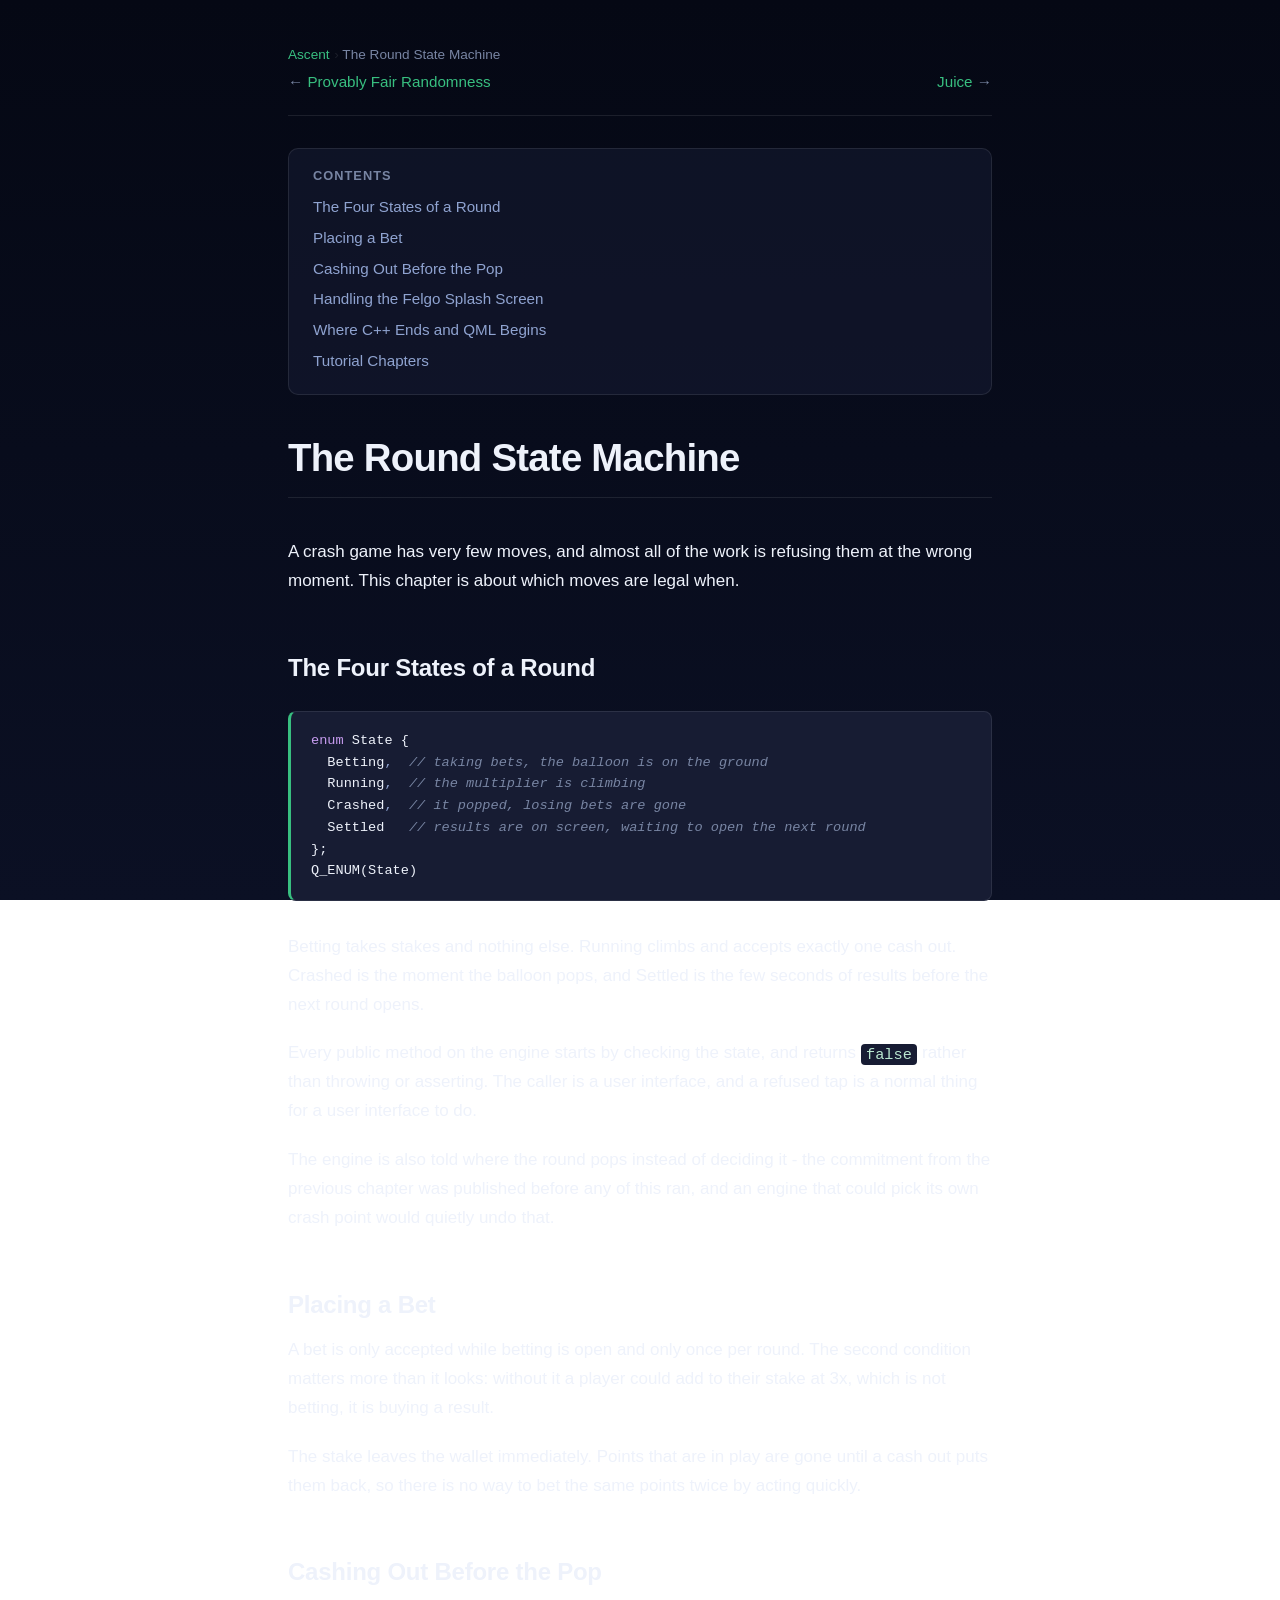
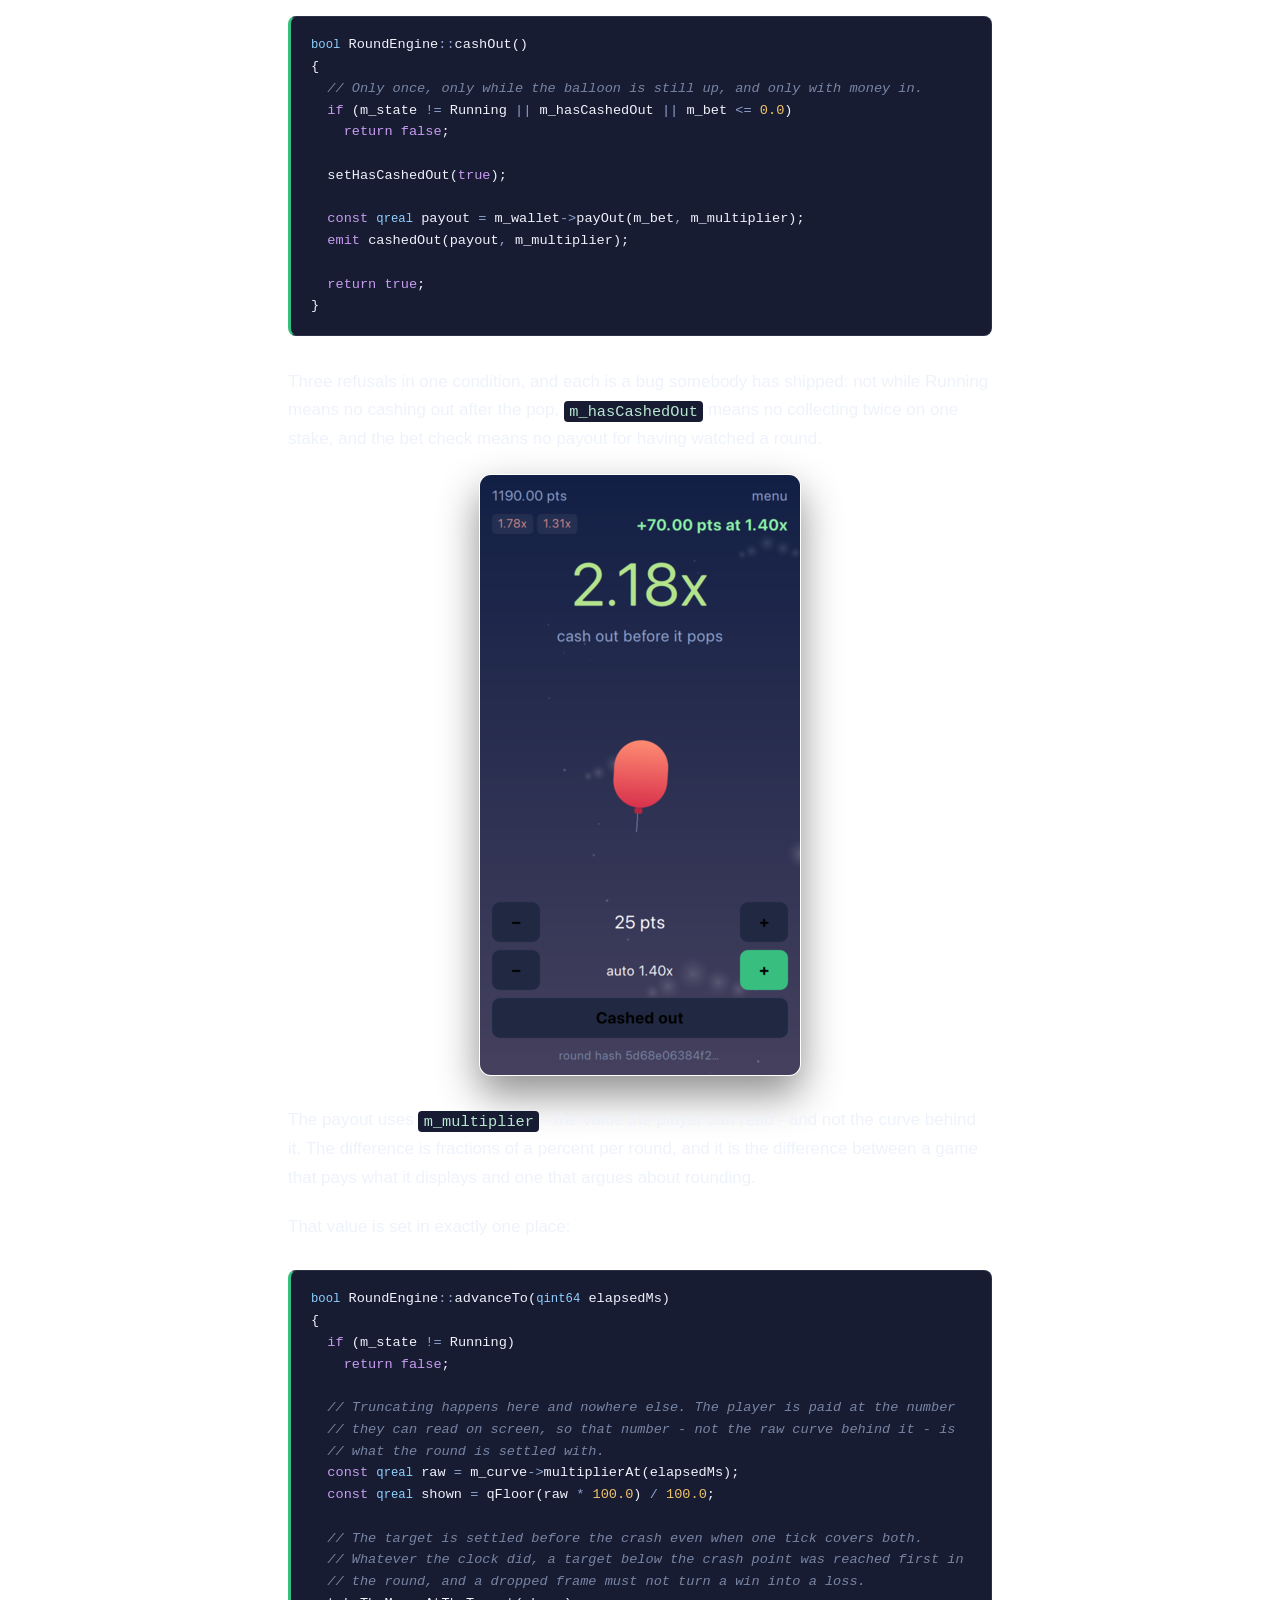
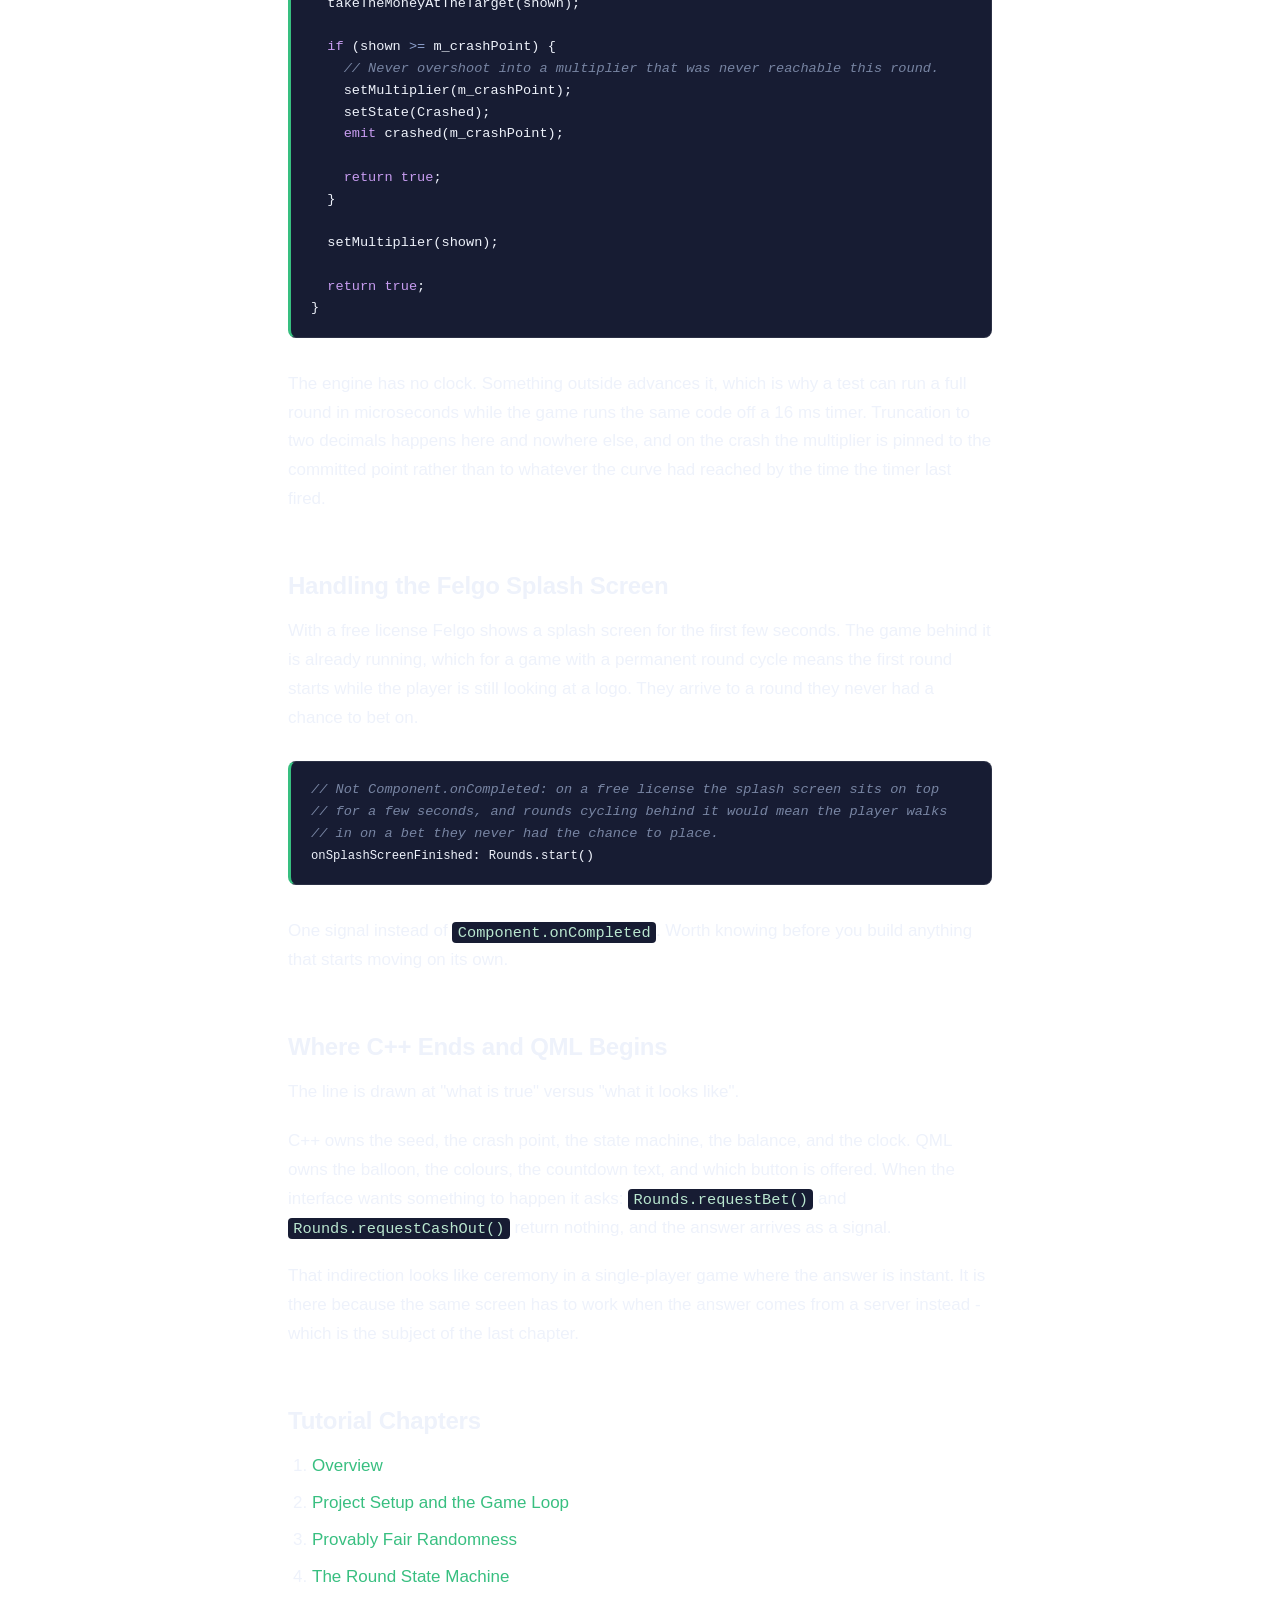
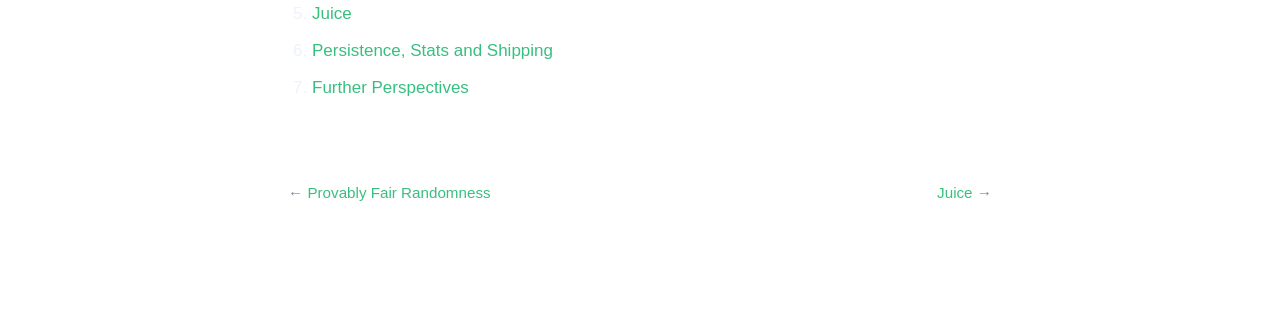
<file: doc/html/ascent-rounds.html>
<!DOCTYPE html>
<html lang="en">
<head>
  <meta charset="utf-8">
<!-- ascent-rounds.qdoc -->
  <title>The Round State Machine | Ascent 1.0.0</title>
  <meta name="viewport" content="width=device-width, initial-scale=1">
  <link rel="stylesheet" type="text/css" href="style/ascent.css">
</head>
<body>
<li><a href="index.html">Ascent</a></li>
<li>The Round State Machine</li>
  <link rel="prev" href="ascent-fairness.html" />
  <link rel="next" href="ascent-juice.html" />
<p class="naviNextPrevious headerNavi">
<a class="prevPage" href="ascent-fairness.html">Provably Fair Randomness</a>
<a class="nextPage" href="ascent-juice.html">Juice</a>
</p>
<div class="sidebar">
<div class="toc">
<h3 id="toc">Contents</h3>
<ul>
<li class="level1"><a href="#the-four-states-of-a-round">The Four States of a Round</a></li>
<li class="level1"><a href="#placing-a-bet">Placing a Bet</a></li>
<li class="level1"><a href="#cashing-out-before-the-pop">Cashing Out Before the Pop</a></li>
<li class="level1"><a href="#handling-the-felgo-splash-screen">Handling the Felgo Splash Screen</a></li>
<li class="level1"><a href="#where-c-ends-and-qml-begins">Where C++ Ends and QML Begins</a></li>
<li class="level1"><a href="#tutorial-chapters">Tutorial Chapters</a></li>
</ul>
</div>
<div class="sidebar-content" id="sidebar-content"></div></div>
<h1 class="title">The Round State Machine</h1>
<!-- $$$ascent-rounds.html-description -->
<div class="descr" id="details">
<p>A crash game has very few moves, and almost all of the work is refusing them at the wrong moment. This chapter is about which moves are legal when.</p>
<h2 id="the-four-states-of-a-round">The Four States of a Round</h2>
<pre class="cpp" translate="no"><span class="keyword">enum</span> State {
  Betting<span class="operator">,</span>  <span class="comment">// taking bets, the balloon is on the ground</span>
  Running<span class="operator">,</span>  <span class="comment">// the multiplier is climbing</span>
  Crashed<span class="operator">,</span>  <span class="comment">// it popped, losing bets are gone</span>
  Settled   <span class="comment">// results are on screen, waiting to open the next round</span>
};
Q_ENUM(State)</pre>
<p>Betting takes stakes and nothing else. Running climbs and accepts exactly one cash out. Crashed is the moment the balloon pops, and Settled is the few seconds of results before the next round opens.</p>
<p>Every public method on the engine starts by checking the state, and returns <code translate="no">false</code> rather than throwing or asserting. The caller is a user interface, and a refused tap is a normal thing for a user interface to do.</p>
<p>The engine is also told where the round pops instead of deciding it - the commitment from the previous chapter was published before any of this ran, and an engine that could pick its own crash point would quietly undo that.</p>
<h2 id="placing-a-bet">Placing a Bet</h2>
<p>A bet is only accepted while betting is open and only once per round. The second condition matters more than it looks: without it a player could add to their stake at 3x, which is not betting, it is buying a result.</p>
<p>The stake leaves the wallet immediately. Points that are in play are gone until a cash out puts them back, so there is no way to bet the same points twice by acting quickly.</p>
<h2 id="cashing-out-before-the-pop">Cashing Out Before the Pop</h2>
<pre class="cpp" translate="no"><span class="type">bool</span> RoundEngine<span class="operator">::</span>cashOut()
{
  <span class="comment">// Only once, only while the balloon is still up, and only with money in.</span>
  <span class="keyword">if</span> (m_state <span class="operator">!</span><span class="operator">=</span> Running <span class="operator">|</span><span class="operator">|</span> m_hasCashedOut <span class="operator">|</span><span class="operator">|</span> m_bet <span class="operator">&lt;</span><span class="operator">=</span> <span class="number">0.0</span>)
    <span class="keyword">return</span> <span class="keyword">false</span>;

  setHasCashedOut(<span class="keyword">true</span>);

  <span class="keyword">const</span> <span class="type">qreal</span> payout <span class="operator">=</span> m_wallet<span class="operator">-</span><span class="operator">&gt;</span>payOut(m_bet<span class="operator">,</span> m_multiplier);
  <span class="keyword">emit</span> cashedOut(payout<span class="operator">,</span> m_multiplier);

  <span class="keyword">return</span> <span class="keyword">true</span>;
}</pre>
<p>Three refusals in one condition, and each is a bug somebody has shipped: not while Running means no cashing out after the pop, <code translate="no">m_hasCashedOut</code> means no collecting twice on one stake, and the bet check means no payout for having watched a round.</p>
<p class="centerAlign"><img src="images/ascent-cashed-out.png" alt="Cashed out at 1.40x while the round is still going. The number keeps climbing and the player no longer has anything riding on it - which is most of what makes the game hurt" /></p><p>The payout uses <code translate="no">m_multiplier</code> - the value the player can read - and not the curve behind it. The difference is fractions of a percent per round, and it is the difference between a game that pays what it displays and one that argues about rounding.</p>
<p>That value is set in exactly one place:</p>
<pre class="cpp" translate="no"><span class="type">bool</span> RoundEngine<span class="operator">::</span>advanceTo(<span class="type">qint64</span> elapsedMs)
{
  <span class="keyword">if</span> (m_state <span class="operator">!</span><span class="operator">=</span> Running)
    <span class="keyword">return</span> <span class="keyword">false</span>;

  <span class="comment">// Truncating happens here and nowhere else. The player is paid at the number</span>
  <span class="comment">// they can read on screen, so that number - not the raw curve behind it - is</span>
  <span class="comment">// what the round is settled with.</span>
  <span class="keyword">const</span> <span class="type">qreal</span> raw <span class="operator">=</span> m_curve<span class="operator">-</span><span class="operator">&gt;</span>multiplierAt(elapsedMs);
  <span class="keyword">const</span> <span class="type">qreal</span> shown <span class="operator">=</span> qFloor(raw <span class="operator">*</span> <span class="number">100.0</span>) <span class="operator">/</span> <span class="number">100.0</span>;

  <span class="comment">// The target is settled before the crash even when one tick covers both.</span>
  <span class="comment">// Whatever the clock did, a target below the crash point was reached first in</span>
  <span class="comment">// the round, and a dropped frame must not turn a win into a loss.</span>
  takeTheMoneyAtTheTarget(shown);

  <span class="keyword">if</span> (shown <span class="operator">&gt;</span><span class="operator">=</span> m_crashPoint) {
    <span class="comment">// Never overshoot into a multiplier that was never reachable this round.</span>
    setMultiplier(m_crashPoint);
    setState(Crashed);
    <span class="keyword">emit</span> crashed(m_crashPoint);

    <span class="keyword">return</span> <span class="keyword">true</span>;
  }

  setMultiplier(shown);

  <span class="keyword">return</span> <span class="keyword">true</span>;
}</pre>
<p>The engine has no clock. Something outside advances it, which is why a test can run a full round in microseconds while the game runs the same code off a 16 ms timer. Truncation to two decimals happens here and nowhere else, and on the crash the multiplier is pinned to the committed point rather than to whatever the curve had reached by the time the timer last fired.</p>
<h2 id="handling-the-felgo-splash-screen">Handling the Felgo Splash Screen</h2>
<p>With a free license Felgo shows a splash screen for the first few seconds. The game behind it is already running, which for a game with a permanent round cycle means the first round starts while the player is still looking at a logo. They arrive to a round they never had a chance to bet on.</p>
<pre class="qml" translate="no"><span class="comment">// Not Component.onCompleted: on a free license the splash screen sits on top</span>
<span class="comment">// for a few seconds, and rounds cycling behind it would mean the player walks</span>
<span class="comment">// in on a bet they never had the chance to place.</span>
<span class="name">onSplashScreenFinished</span>: <span class="name">Rounds</span>.<span class="name">start</span>()</pre>
<p>One signal instead of <code translate="no">Component.onCompleted</code>. Worth knowing before you build anything that starts moving on its own.</p>
<h2 id="where-c-ends-and-qml-begins">Where C++ Ends and QML Begins</h2>
<p>The line is drawn at &quot;what is true&quot; versus &quot;what it looks like&quot;.</p>
<p>C++ owns the seed, the crash point, the state machine, the balance, and the clock. QML owns the balloon, the colours, the countdown text, and which button is offered. When the interface wants something to happen it asks: <code translate="no">Rounds.requestBet()</code> and <code translate="no">Rounds.requestCashOut()</code> return nothing, and the answer arrives as a signal.</p>
<p>That indirection looks like ceremony in a single-player game where the answer is instant. It is there because the same screen has to work when the answer comes from a server instead - which is the subject of the last chapter.</p>
<h2 id="tutorial-chapters">Tutorial Chapters</h2>
<ol class="1" type="1"><li><a href="index.html">Overview</a></li>
<li><a href="ascent-setup.html">Project Setup and the Game Loop</a></li>
<li><a href="ascent-fairness.html">Provably Fair Randomness</a></li>
<li><a href="ascent-rounds.html">The Round State Machine</a></li>
<li><a href="ascent-juice.html">Juice</a></li>
<li><a href="ascent-shipping.html">Persistence, Stats and Shipping</a></li>
<li><a href="ascent-perspectives.html">Further Perspectives</a></li>
</ol>
</div>
<!-- @@@ascent-rounds.html -->
<p class="naviNextPrevious footerNavi">
<a class="prevPage" href="ascent-fairness.html">Provably Fair Randomness</a>
<a class="nextPage" href="ascent-juice.html">Juice</a>
</p>
</body>
</html>
</file>
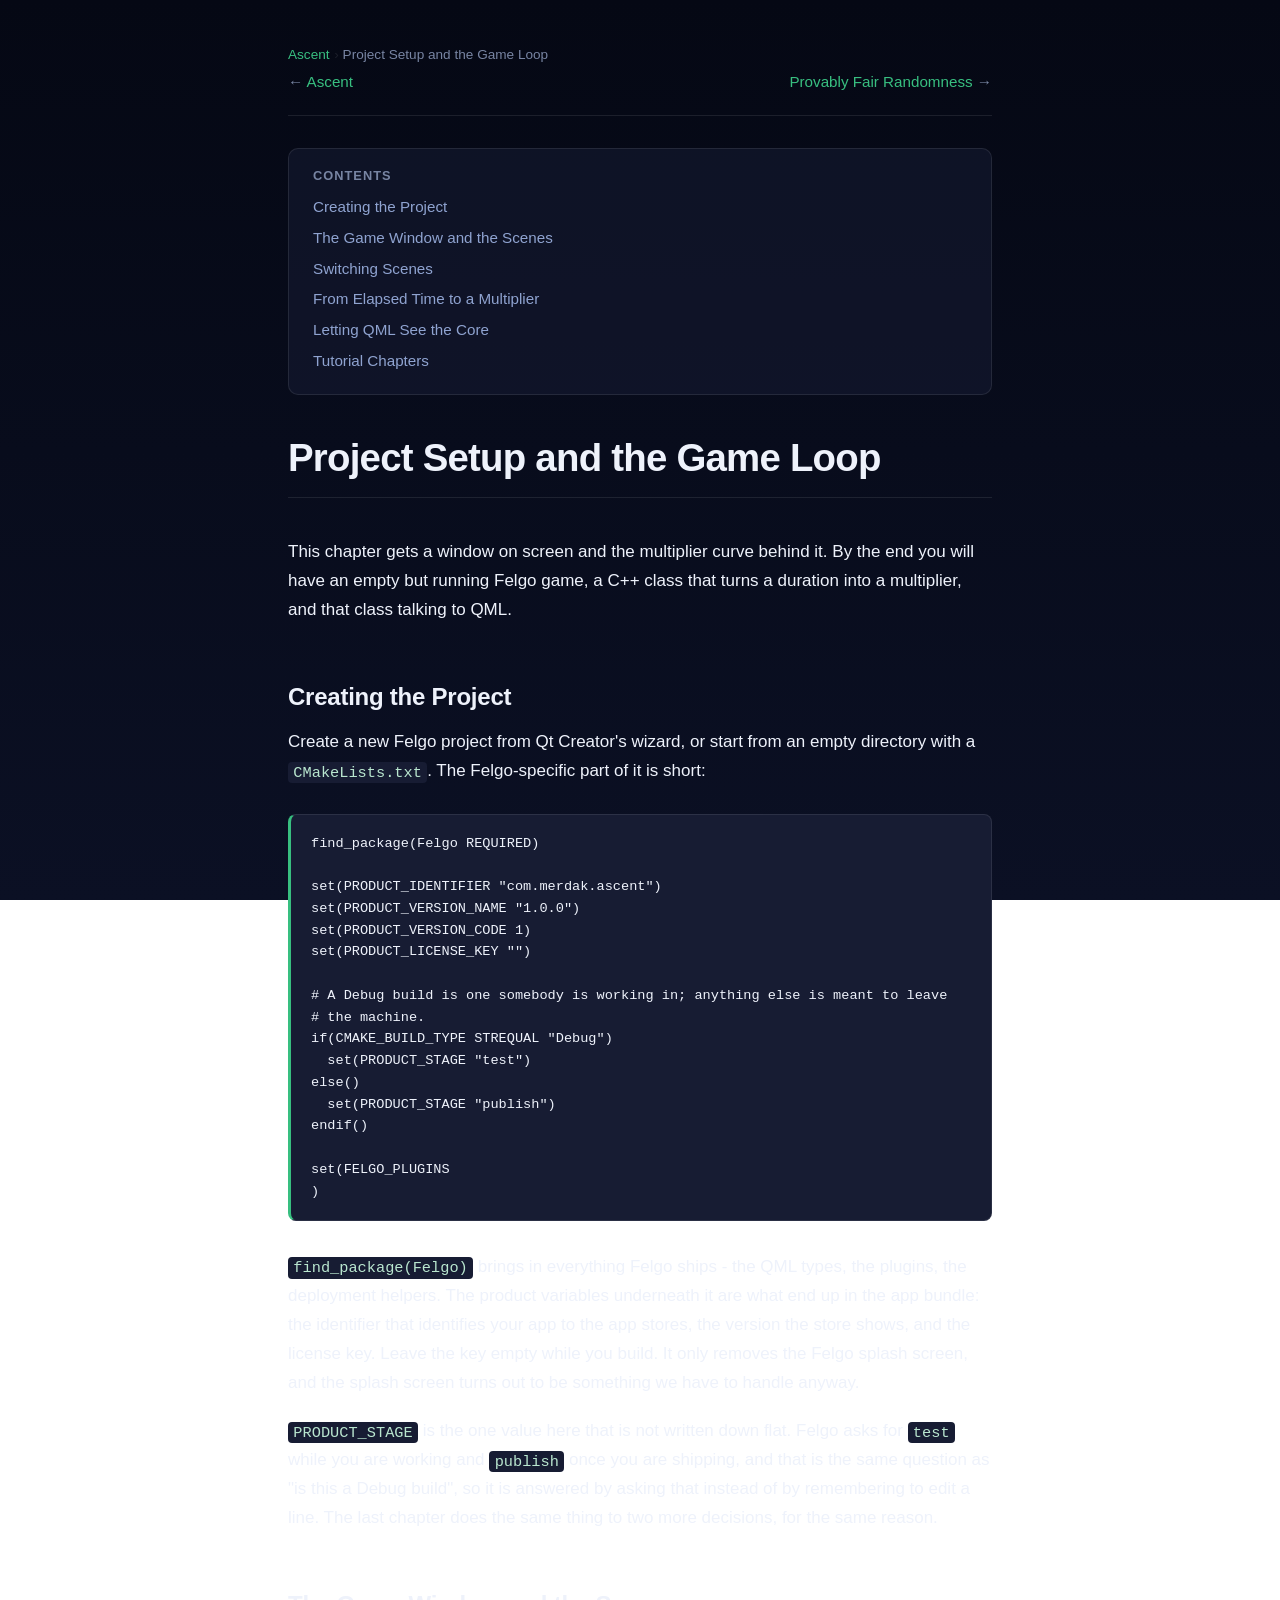
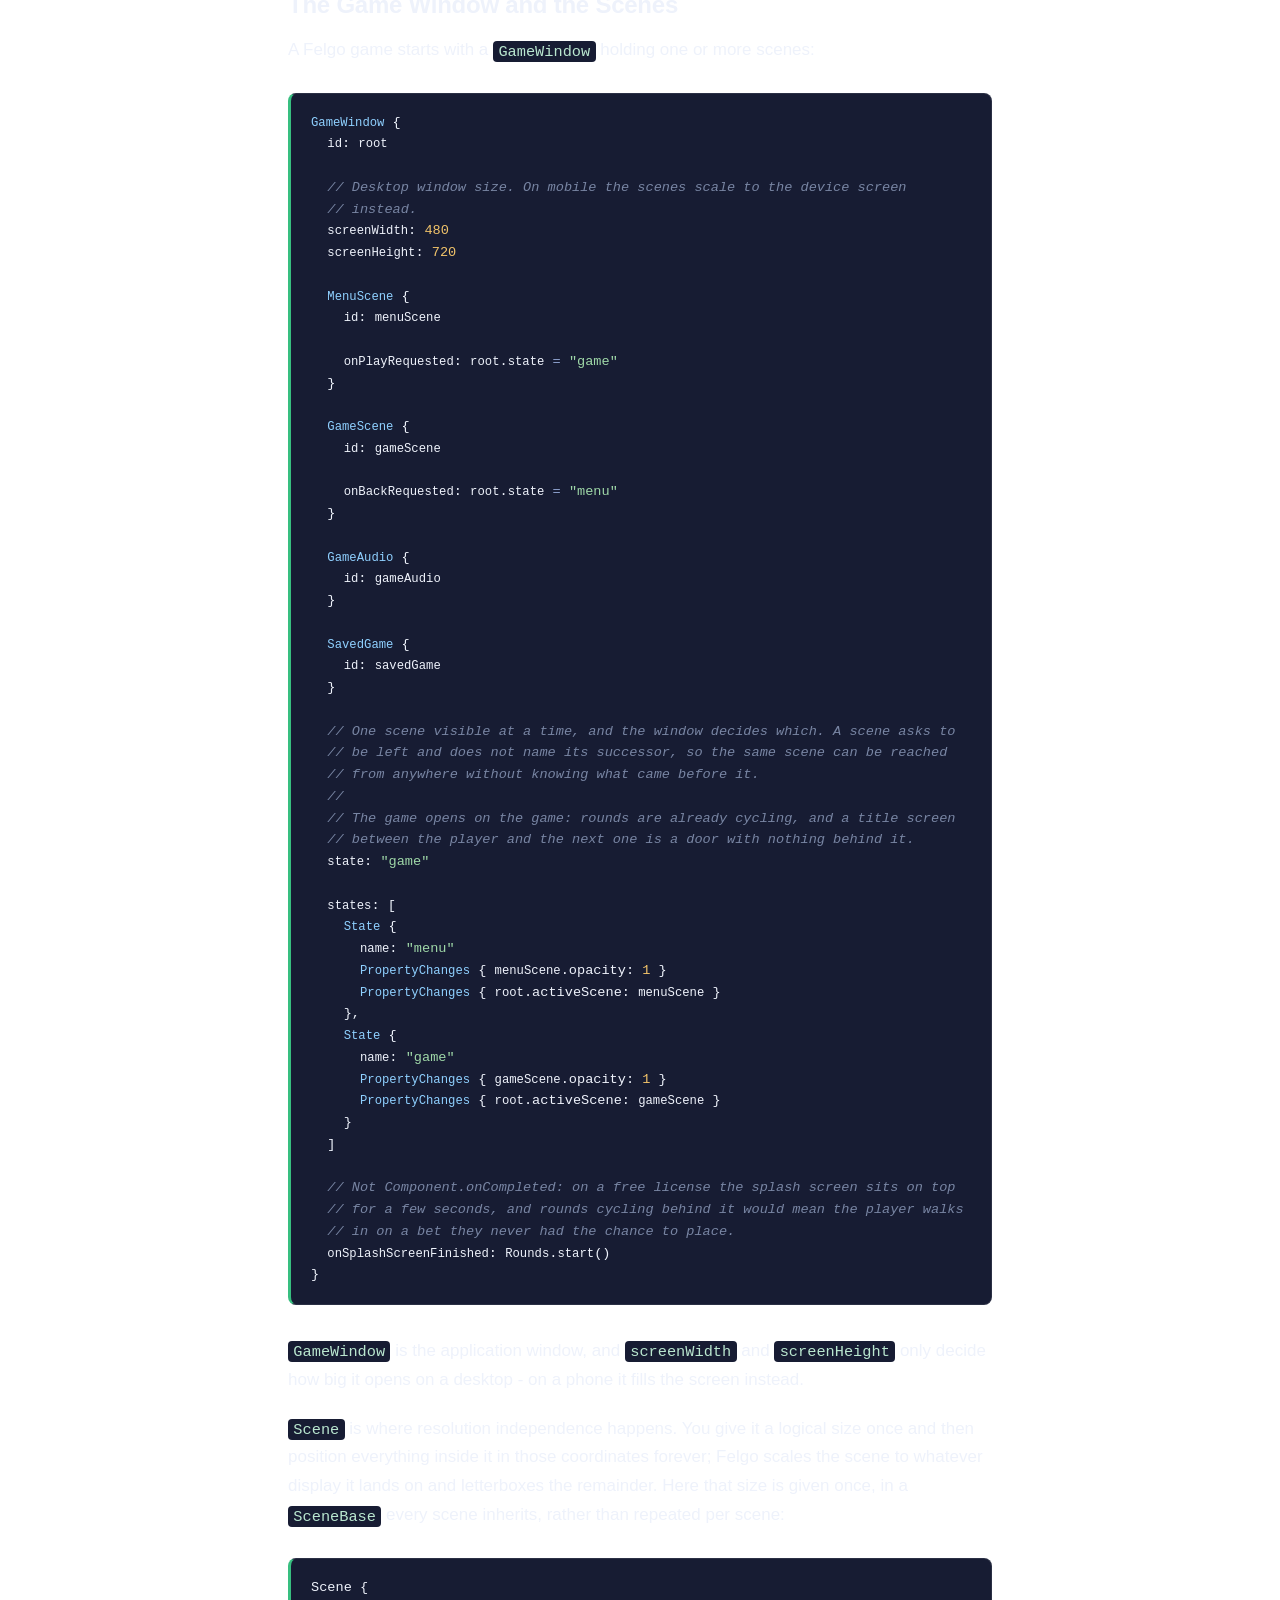
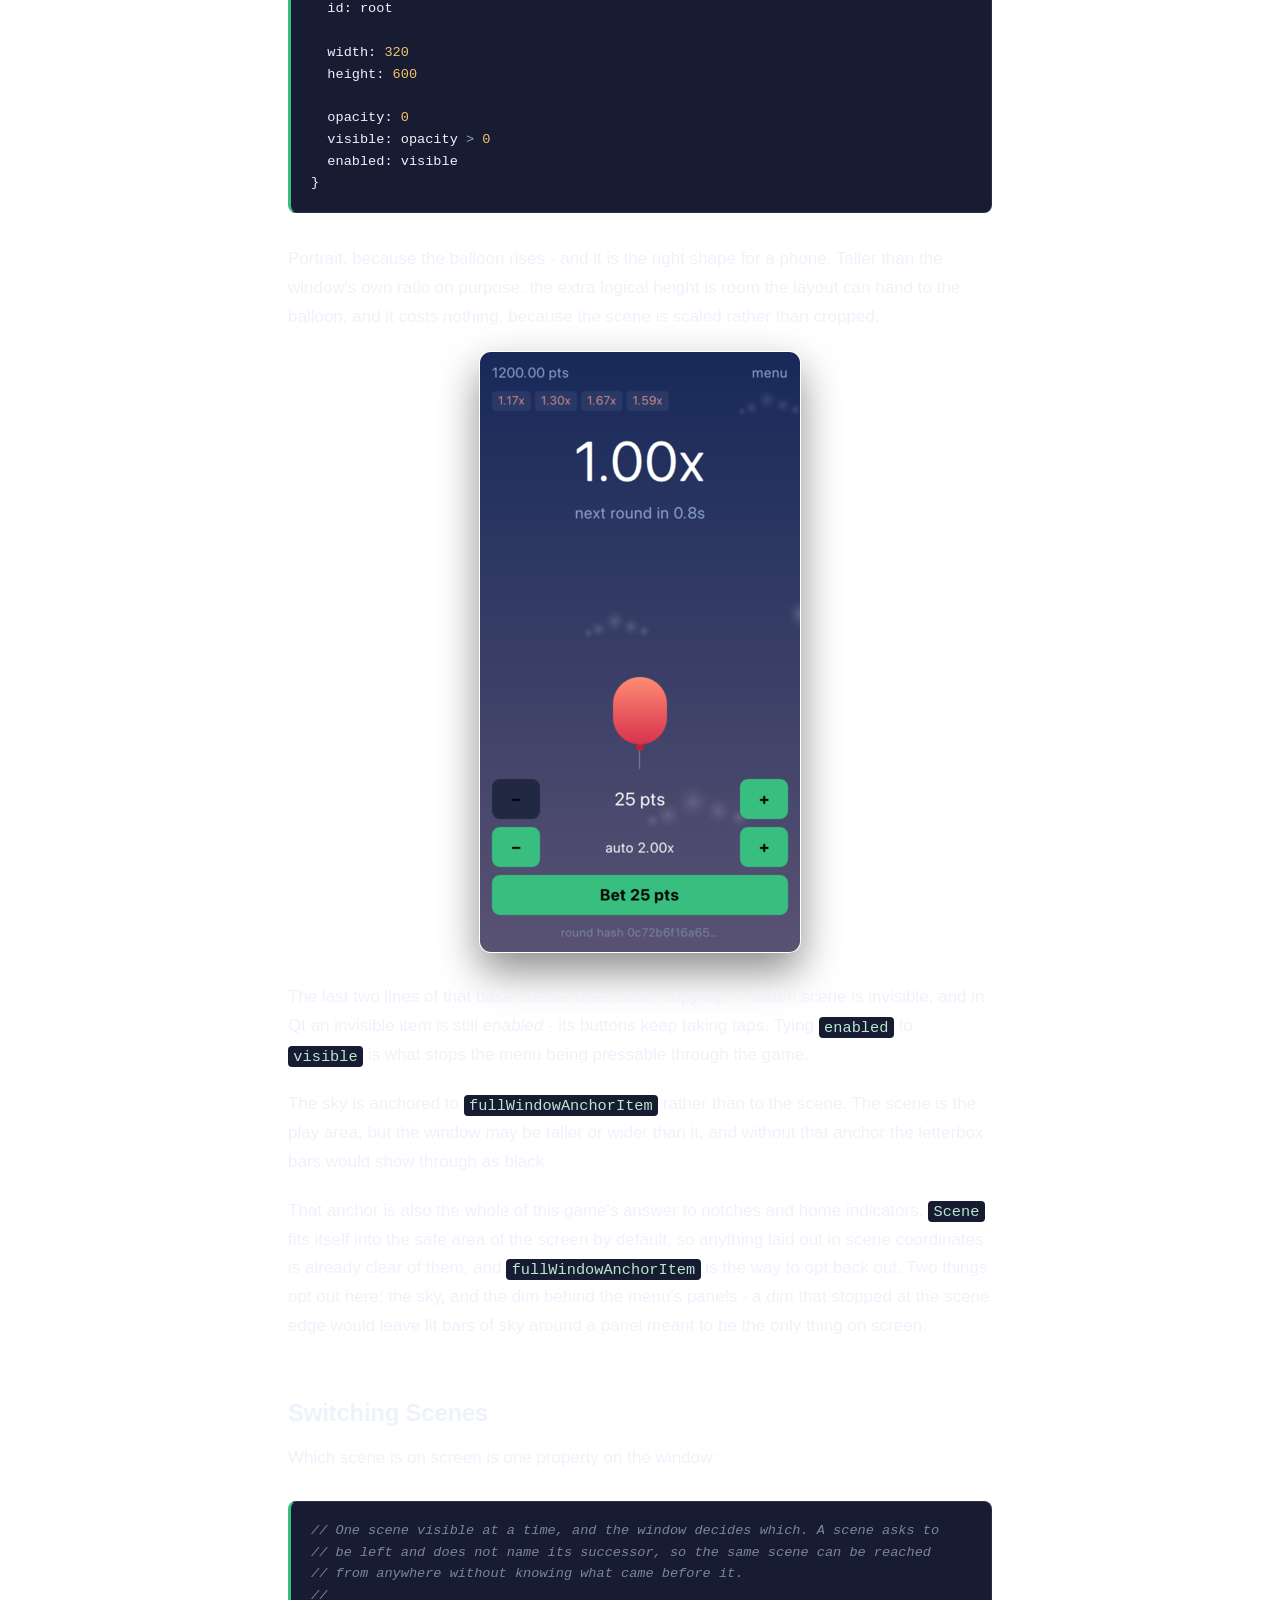
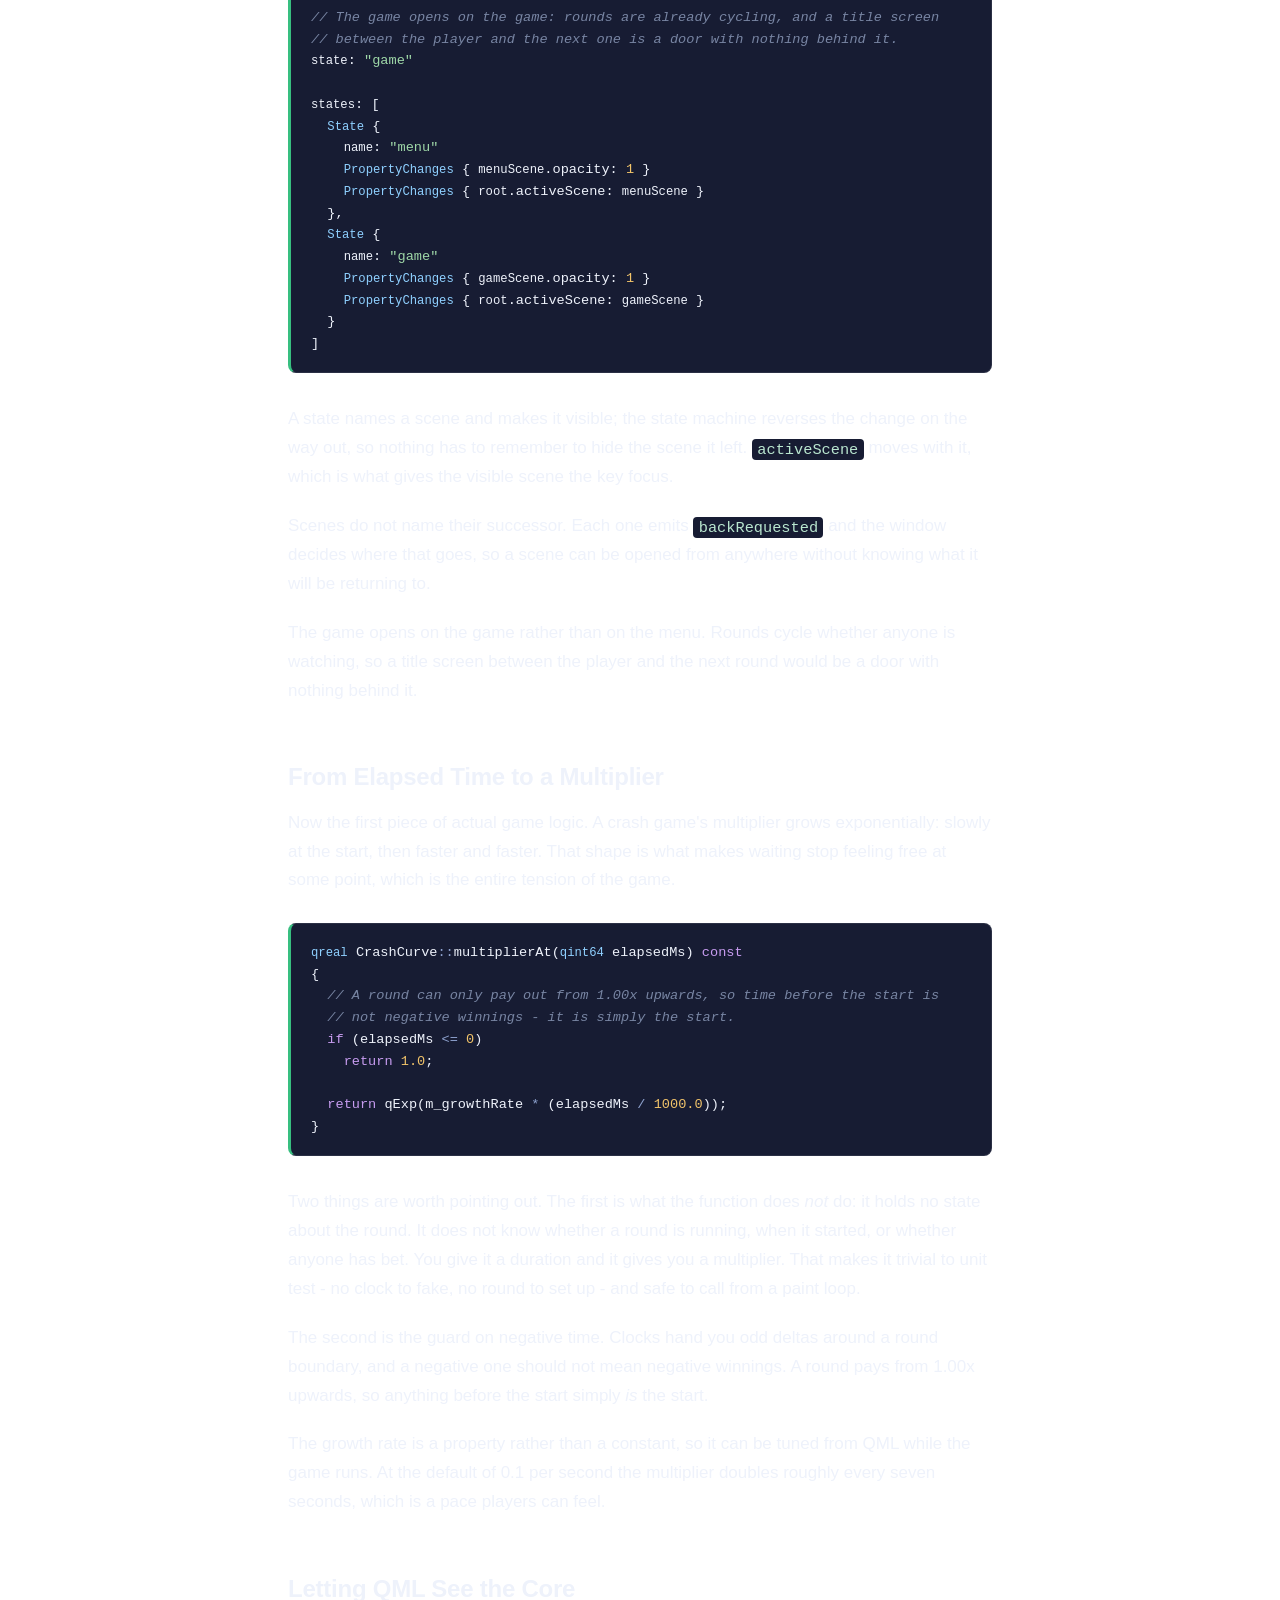
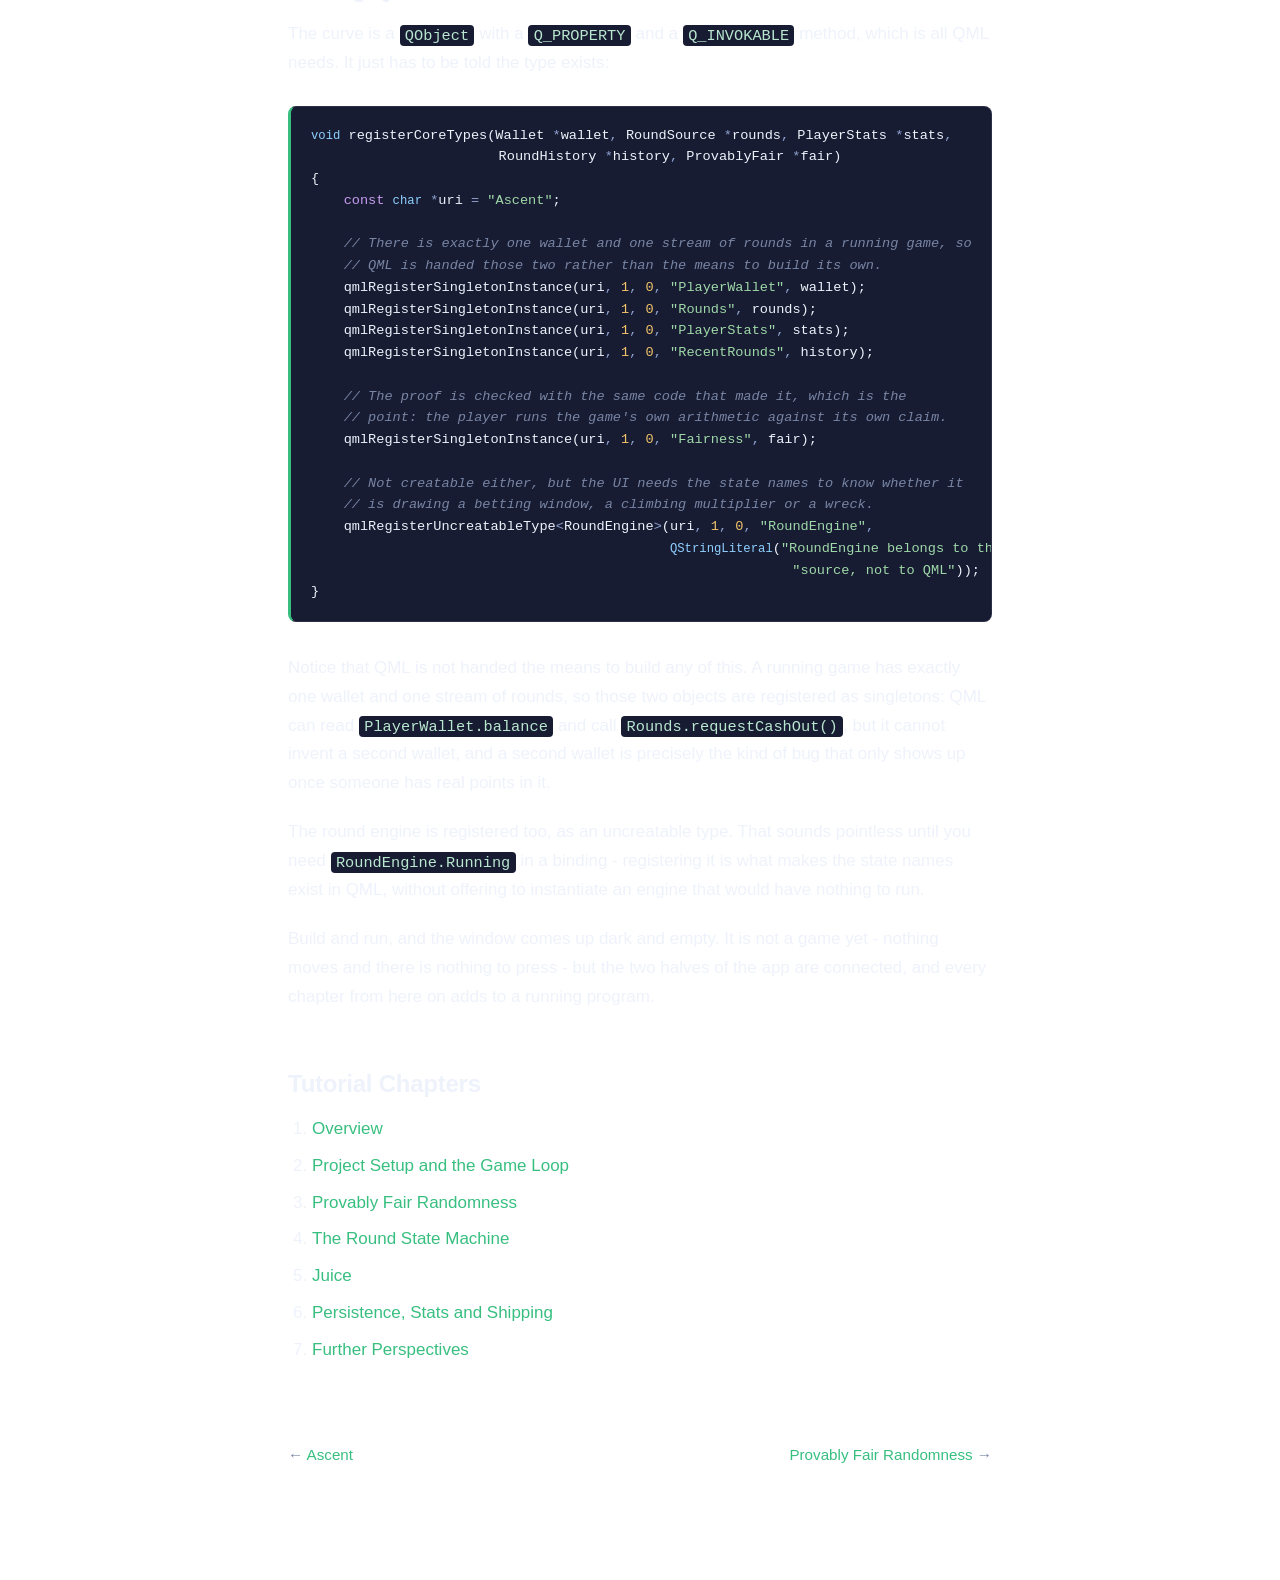
<file: doc/html/ascent-setup.html>
<!DOCTYPE html>
<html lang="en">
<head>
  <meta charset="utf-8">
<!-- ascent-setup.qdoc -->
  <title>Project Setup and the Game Loop | Ascent 1.0.0</title>
  <meta name="viewport" content="width=device-width, initial-scale=1">
  <link rel="stylesheet" type="text/css" href="style/ascent.css">
</head>
<body>
<li><a href="index.html">Ascent</a></li>
<li>Project Setup and the Game Loop</li>
  <link rel="prev" href="index.html" />
  <link rel="next" href="ascent-fairness.html" />
<p class="naviNextPrevious headerNavi">
<a class="prevPage" href="index.html">Ascent</a>
<a class="nextPage" href="ascent-fairness.html">Provably Fair Randomness</a>
</p>
<div class="sidebar">
<div class="toc">
<h3 id="toc">Contents</h3>
<ul>
<li class="level1"><a href="#creating-the-project">Creating the Project</a></li>
<li class="level1"><a href="#the-game-window-and-the-scenes">The Game Window and the Scenes</a></li>
<li class="level1"><a href="#switching-scenes">Switching Scenes</a></li>
<li class="level1"><a href="#from-elapsed-time-to-a-multiplier">From Elapsed Time to a Multiplier</a></li>
<li class="level1"><a href="#letting-qml-see-the-core">Letting QML See the Core</a></li>
<li class="level1"><a href="#tutorial-chapters">Tutorial Chapters</a></li>
</ul>
</div>
<div class="sidebar-content" id="sidebar-content"></div></div>
<h1 class="title">Project Setup and the Game Loop</h1>
<!-- $$$ascent-setup.html-description -->
<div class="descr" id="details">
<p>This chapter gets a window on screen and the multiplier curve behind it. By the end you will have an empty but running Felgo game, a C++ class that turns a duration into a multiplier, and that class talking to QML.</p>
<h2 id="creating-the-project">Creating the Project</h2>
<p>Create a new Felgo project from Qt Creator's wizard, or start from an empty directory with a <code translate="no">CMakeLists.txt</code>. The Felgo-specific part of it is short:</p>
<pre class="cpp" translate="no">find_package(Felgo REQUIRED)

set(PRODUCT_IDENTIFIER &quot;com.merdak.ascent&quot;)
set(PRODUCT_VERSION_NAME &quot;1.0.0&quot;)
set(PRODUCT_VERSION_CODE 1)
set(PRODUCT_LICENSE_KEY &quot;&quot;)

# A Debug build is one somebody is working in; anything else is meant to leave
# the machine.
if(CMAKE_BUILD_TYPE STREQUAL &quot;Debug&quot;)
  set(PRODUCT_STAGE &quot;test&quot;)
else()
  set(PRODUCT_STAGE &quot;publish&quot;)
endif()

set(FELGO_PLUGINS
)</pre>
<p><code translate="no">find_package(Felgo)</code> brings in everything Felgo ships - the QML types, the plugins, the deployment helpers. The product variables underneath it are what end up in the app bundle: the identifier that identifies your app to the app stores, the version the store shows, and the license key. Leave the key empty while you build. It only removes the Felgo splash screen, and the splash screen turns out to be something we have to handle anyway.</p>
<p><code translate="no">PRODUCT_STAGE</code> is the one value here that is not written down flat. Felgo asks for <code translate="no">test</code> while you are working and <code translate="no">publish</code> once you are shipping, and that is the same question as &quot;is this a Debug build&quot;, so it is answered by asking that instead of by remembering to edit a line. The last chapter does the same thing to two more decisions, for the same reason.</p>
<h2 id="the-game-window-and-the-scenes">The Game Window and the Scenes</h2>
<p>A Felgo game starts with a <code translate="no">GameWindow</code> holding one or more scenes:</p>
<pre class="qml" translate="no"><span class="type">GameWindow</span> {
  <span class="name">id</span>: <span class="name">root</span>

  <span class="comment">// Desktop window size. On mobile the scenes scale to the device screen</span>
  <span class="comment">// instead.</span>
  <span class="name">screenWidth</span>: <span class="number">480</span>
  <span class="name">screenHeight</span>: <span class="number">720</span>

  <span class="type">MenuScene</span> {
    <span class="name">id</span>: <span class="name">menuScene</span>

    <span class="name">onPlayRequested</span>: <span class="name">root</span>.<span class="name">state</span> <span class="operator">=</span> <span class="string">&quot;game&quot;</span>
  }

  <span class="type">GameScene</span> {
    <span class="name">id</span>: <span class="name">gameScene</span>

    <span class="name">onBackRequested</span>: <span class="name">root</span>.<span class="name">state</span> <span class="operator">=</span> <span class="string">&quot;menu&quot;</span>
  }

  <span class="type">GameAudio</span> {
    <span class="name">id</span>: <span class="name">gameAudio</span>
  }

  <span class="type">SavedGame</span> {
    <span class="name">id</span>: <span class="name">savedGame</span>
  }

  <span class="comment">// One scene visible at a time, and the window decides which. A scene asks to</span>
  <span class="comment">// be left and does not name its successor, so the same scene can be reached</span>
  <span class="comment">// from anywhere without knowing what came before it.</span>
  <span class="comment">//</span>
  <span class="comment">// The game opens on the game: rounds are already cycling, and a title screen</span>
  <span class="comment">// between the player and the next one is a door with nothing behind it.</span>
  <span class="name">state</span>: <span class="string">&quot;game&quot;</span>

  <span class="name">states</span>: [
    <span class="type">State</span> {
      <span class="name">name</span>: <span class="string">&quot;menu&quot;</span>
      <span class="type">PropertyChanges</span> { <span class="name">menuScene</span>.opacity: <span class="number">1</span> }
      <span class="type">PropertyChanges</span> { <span class="name">root</span>.activeScene: <span class="name">menuScene</span> }
    },
    <span class="type">State</span> {
      <span class="name">name</span>: <span class="string">&quot;game&quot;</span>
      <span class="type">PropertyChanges</span> { <span class="name">gameScene</span>.opacity: <span class="number">1</span> }
      <span class="type">PropertyChanges</span> { <span class="name">root</span>.activeScene: <span class="name">gameScene</span> }
    }
  ]

  <span class="comment">// Not Component.onCompleted: on a free license the splash screen sits on top</span>
  <span class="comment">// for a few seconds, and rounds cycling behind it would mean the player walks</span>
  <span class="comment">// in on a bet they never had the chance to place.</span>
  <span class="name">onSplashScreenFinished</span>: <span class="name">Rounds</span>.<span class="name">start</span>()
}</pre>
<p><code translate="no">GameWindow</code> is the application window, and <code translate="no">screenWidth</code> and <code translate="no">screenHeight</code> only decide how big it opens on a desktop - on a phone it fills the screen instead.</p>
<p><code translate="no">Scene</code> is where resolution independence happens. You give it a logical size once and then position everything inside it in those coordinates forever; Felgo scales the scene to whatever display it lands on and letterboxes the remainder. Here that size is given once, in a <code translate="no">SceneBase</code> every scene inherits, rather than repeated per scene:</p>
<pre class="cpp" translate="no">Scene {
  id: root

  width: <span class="number">320</span>
  height: <span class="number">600</span>

  opacity: <span class="number">0</span>
  visible: opacity <span class="operator">&gt;</span> <span class="number">0</span>
  enabled: visible
}</pre>
<p>Portrait, because the balloon rises - and it is the right shape for a phone. Taller than the window's own ratio on purpose: the extra logical height is room the layout can hand to the balloon, and it costs nothing, because the scene is scaled rather than cropped.</p>
<p class="centerAlign"><img src="images/ascent-betting.png" alt="The betting window, at the scene's own 320x600 - every screenshot in this tutorial is the scene itself, at the size it is laid out in" /></p><p>The last two lines of that base are the ones worth copying. A hidden scene is invisible, and in Qt an invisible item is still <i>enabled</i> - its buttons keep taking taps. Tying <code translate="no">enabled</code> to <code translate="no">visible</code> is what stops the menu being pressable through the game.</p>
<p>The sky is anchored to <code translate="no">fullWindowAnchorItem</code> rather than to the scene. The scene is the play area, but the window may be taller or wider than it, and without that anchor the letterbox bars would show through as black.</p>
<p>That anchor is also the whole of this game's answer to notches and home indicators. <code translate="no">Scene</code> fits itself into the safe area of the screen by default, so anything laid out in scene coordinates is already clear of them, and <code translate="no">fullWindowAnchorItem</code> is the way to opt back out. Two things opt out here: the sky, and the dim behind the menu's panels - a dim that stopped at the scene edge would leave lit bars of sky around a panel meant to be the only thing on screen.</p>
<h2 id="switching-scenes">Switching Scenes</h2>
<p>Which scene is on screen is one property on the window:</p>
<pre class="qml" translate="no"><span class="comment">// One scene visible at a time, and the window decides which. A scene asks to</span>
<span class="comment">// be left and does not name its successor, so the same scene can be reached</span>
<span class="comment">// from anywhere without knowing what came before it.</span>
<span class="comment">//</span>
<span class="comment">// The game opens on the game: rounds are already cycling, and a title screen</span>
<span class="comment">// between the player and the next one is a door with nothing behind it.</span>
<span class="name">state</span>: <span class="string">&quot;game&quot;</span>

<span class="name">states</span>: [
  <span class="type">State</span> {
    <span class="name">name</span>: <span class="string">&quot;menu&quot;</span>
    <span class="type">PropertyChanges</span> { <span class="name">menuScene</span>.opacity: <span class="number">1</span> }
    <span class="type">PropertyChanges</span> { <span class="name">root</span>.activeScene: <span class="name">menuScene</span> }
  },
  <span class="type">State</span> {
    <span class="name">name</span>: <span class="string">&quot;game&quot;</span>
    <span class="type">PropertyChanges</span> { <span class="name">gameScene</span>.opacity: <span class="number">1</span> }
    <span class="type">PropertyChanges</span> { <span class="name">root</span>.activeScene: <span class="name">gameScene</span> }
  }
]</pre>
<p>A state names a scene and makes it visible; the state machine reverses the change on the way out, so nothing has to remember to hide the scene it left. <code translate="no">activeScene</code> moves with it, which is what gives the visible scene the key focus.</p>
<p>Scenes do not name their successor. Each one emits <code translate="no">backRequested</code> and the window decides where that goes, so a scene can be opened from anywhere without knowing what it will be returning to.</p>
<p>The game opens on the game rather than on the menu. Rounds cycle whether anyone is watching, so a title screen between the player and the next round would be a door with nothing behind it.</p>
<h2 id="from-elapsed-time-to-a-multiplier">From Elapsed Time to a Multiplier</h2>
<p>Now the first piece of actual game logic. A crash game's multiplier grows exponentially: slowly at the start, then faster and faster. That shape is what makes waiting stop feeling free at some point, which is the entire tension of the game.</p>
<pre class="cpp" translate="no"><span class="type">qreal</span> CrashCurve<span class="operator">::</span>multiplierAt(<span class="type">qint64</span> elapsedMs) <span class="keyword">const</span>
{
  <span class="comment">// A round can only pay out from 1.00x upwards, so time before the start is</span>
  <span class="comment">// not negative winnings - it is simply the start.</span>
  <span class="keyword">if</span> (elapsedMs <span class="operator">&lt;</span><span class="operator">=</span> <span class="number">0</span>)
    <span class="keyword">return</span> <span class="number">1.0</span>;

  <span class="keyword">return</span> qExp(m_growthRate <span class="operator">*</span> (elapsedMs <span class="operator">/</span> <span class="number">1000.0</span>));
}</pre>
<p>Two things are worth pointing out. The first is what the function does <i>not</i> do: it holds no state about the round. It does not know whether a round is running, when it started, or whether anyone has bet. You give it a duration and it gives you a multiplier. That makes it trivial to unit test - no clock to fake, no round to set up - and safe to call from a paint loop.</p>
<p>The second is the guard on negative time. Clocks hand you odd deltas around a round boundary, and a negative one should not mean negative winnings. A round pays from 1.00x upwards, so anything before the start simply <i>is</i> the start.</p>
<p>The growth rate is a property rather than a constant, so it can be tuned from QML while the game runs. At the default of 0.1 per second the multiplier doubles roughly every seven seconds, which is a pace players can feel.</p>
<h2 id="letting-qml-see-the-core">Letting QML See the Core</h2>
<p>The curve is a <code translate="no">QObject</code> with a <code translate="no">Q_PROPERTY</code> and a <code translate="no">Q_INVOKABLE</code> method, which is all QML needs. It just has to be told the type exists:</p>
<pre class="cpp" translate="no"><span class="type">void</span> registerCoreTypes(Wallet <span class="operator">*</span>wallet<span class="operator">,</span> RoundSource <span class="operator">*</span>rounds<span class="operator">,</span> PlayerStats <span class="operator">*</span>stats<span class="operator">,</span>
                       RoundHistory <span class="operator">*</span>history<span class="operator">,</span> ProvablyFair <span class="operator">*</span>fair)
{
    <span class="keyword">const</span> <span class="type">char</span> <span class="operator">*</span>uri <span class="operator">=</span> <span class="string">&quot;Ascent&quot;</span>;

    <span class="comment">// There is exactly one wallet and one stream of rounds in a running game, so</span>
    <span class="comment">// QML is handed those two rather than the means to build its own.</span>
    qmlRegisterSingletonInstance(uri<span class="operator">,</span> <span class="number">1</span><span class="operator">,</span> <span class="number">0</span><span class="operator">,</span> <span class="string">&quot;PlayerWallet&quot;</span><span class="operator">,</span> wallet);
    qmlRegisterSingletonInstance(uri<span class="operator">,</span> <span class="number">1</span><span class="operator">,</span> <span class="number">0</span><span class="operator">,</span> <span class="string">&quot;Rounds&quot;</span><span class="operator">,</span> rounds);
    qmlRegisterSingletonInstance(uri<span class="operator">,</span> <span class="number">1</span><span class="operator">,</span> <span class="number">0</span><span class="operator">,</span> <span class="string">&quot;PlayerStats&quot;</span><span class="operator">,</span> stats);
    qmlRegisterSingletonInstance(uri<span class="operator">,</span> <span class="number">1</span><span class="operator">,</span> <span class="number">0</span><span class="operator">,</span> <span class="string">&quot;RecentRounds&quot;</span><span class="operator">,</span> history);

    <span class="comment">// The proof is checked with the same code that made it, which is the</span>
    <span class="comment">// point: the player runs the game's own arithmetic against its own claim.</span>
    qmlRegisterSingletonInstance(uri<span class="operator">,</span> <span class="number">1</span><span class="operator">,</span> <span class="number">0</span><span class="operator">,</span> <span class="string">&quot;Fairness&quot;</span><span class="operator">,</span> fair);

    <span class="comment">// Not creatable either, but the UI needs the state names to know whether it</span>
    <span class="comment">// is drawing a betting window, a climbing multiplier or a wreck.</span>
    qmlRegisterUncreatableType<span class="operator">&lt;</span>RoundEngine<span class="operator">&gt;</span>(uri<span class="operator">,</span> <span class="number">1</span><span class="operator">,</span> <span class="number">0</span><span class="operator">,</span> <span class="string">&quot;RoundEngine&quot;</span><span class="operator">,</span>
                                            <span class="type">QStringLiteral</span>(<span class="string">&quot;RoundEngine belongs to the round &quot;</span>
                                                           <span class="string">&quot;source, not to QML&quot;</span>));
}</pre>
<p>Notice that QML is not handed the means to build any of this. A running game has exactly one wallet and one stream of rounds, so those two objects are registered as singletons: QML can read <code translate="no">PlayerWallet.balance</code> and call <code translate="no">Rounds.requestCashOut()</code>, but it cannot invent a second wallet, and a second wallet is precisely the kind of bug that only shows up once someone has real points in it.</p>
<p>The round engine is registered too, as an uncreatable type. That sounds pointless until you need <code translate="no">RoundEngine.Running</code> in a binding - registering it is what makes the state names exist in QML, without offering to instantiate an engine that would have nothing to run.</p>
<p>Build and run, and the window comes up dark and empty. It is not a game yet - nothing moves and there is nothing to press - but the two halves of the app are connected, and every chapter from here on adds to a running program.</p>
<h2 id="tutorial-chapters">Tutorial Chapters</h2>
<ol class="1" type="1"><li><a href="index.html">Overview</a></li>
<li><a href="ascent-setup.html">Project Setup and the Game Loop</a></li>
<li><a href="ascent-fairness.html">Provably Fair Randomness</a></li>
<li><a href="ascent-rounds.html">The Round State Machine</a></li>
<li><a href="ascent-juice.html">Juice</a></li>
<li><a href="ascent-shipping.html">Persistence, Stats and Shipping</a></li>
<li><a href="ascent-perspectives.html">Further Perspectives</a></li>
</ol>
</div>
<!-- @@@ascent-setup.html -->
<p class="naviNextPrevious footerNavi">
<a class="prevPage" href="index.html">Ascent</a>
<a class="nextPage" href="ascent-fairness.html">Provably Fair Randomness</a>
</p>
</body>
</html>
</file>
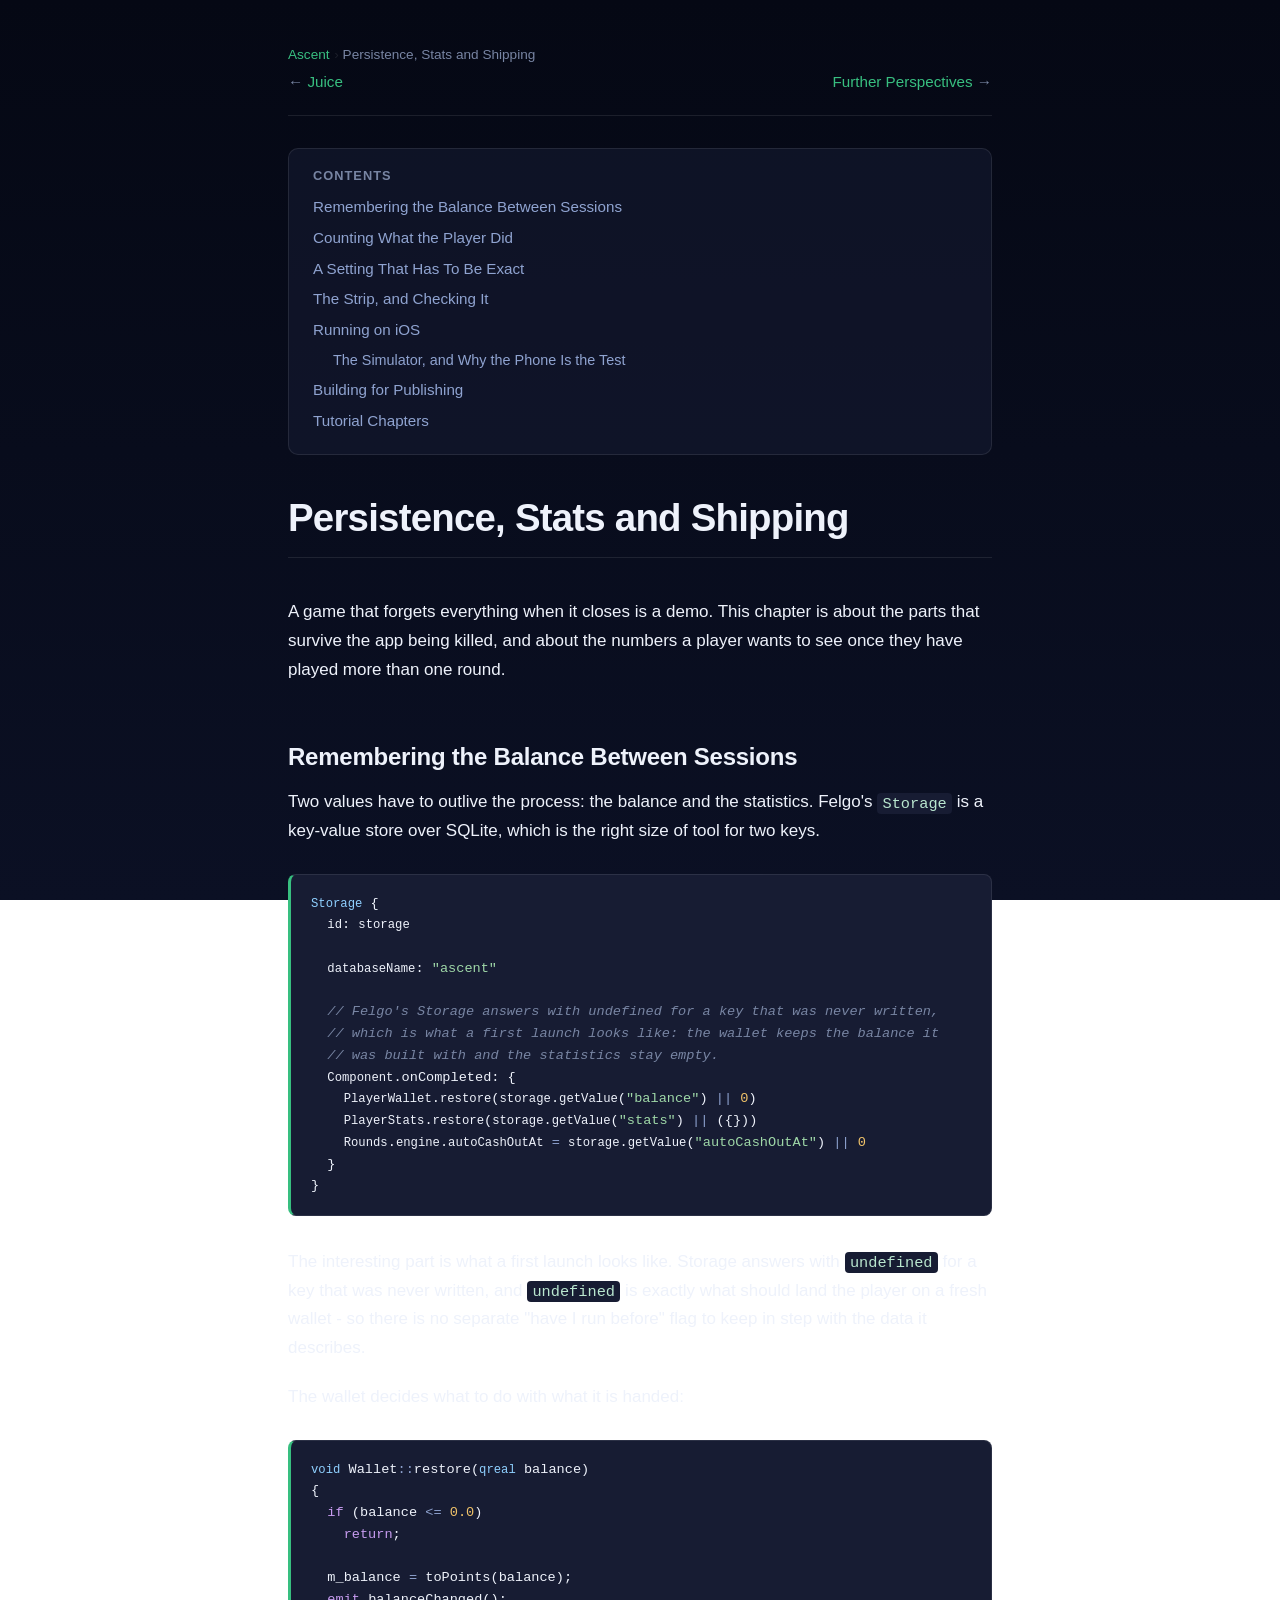
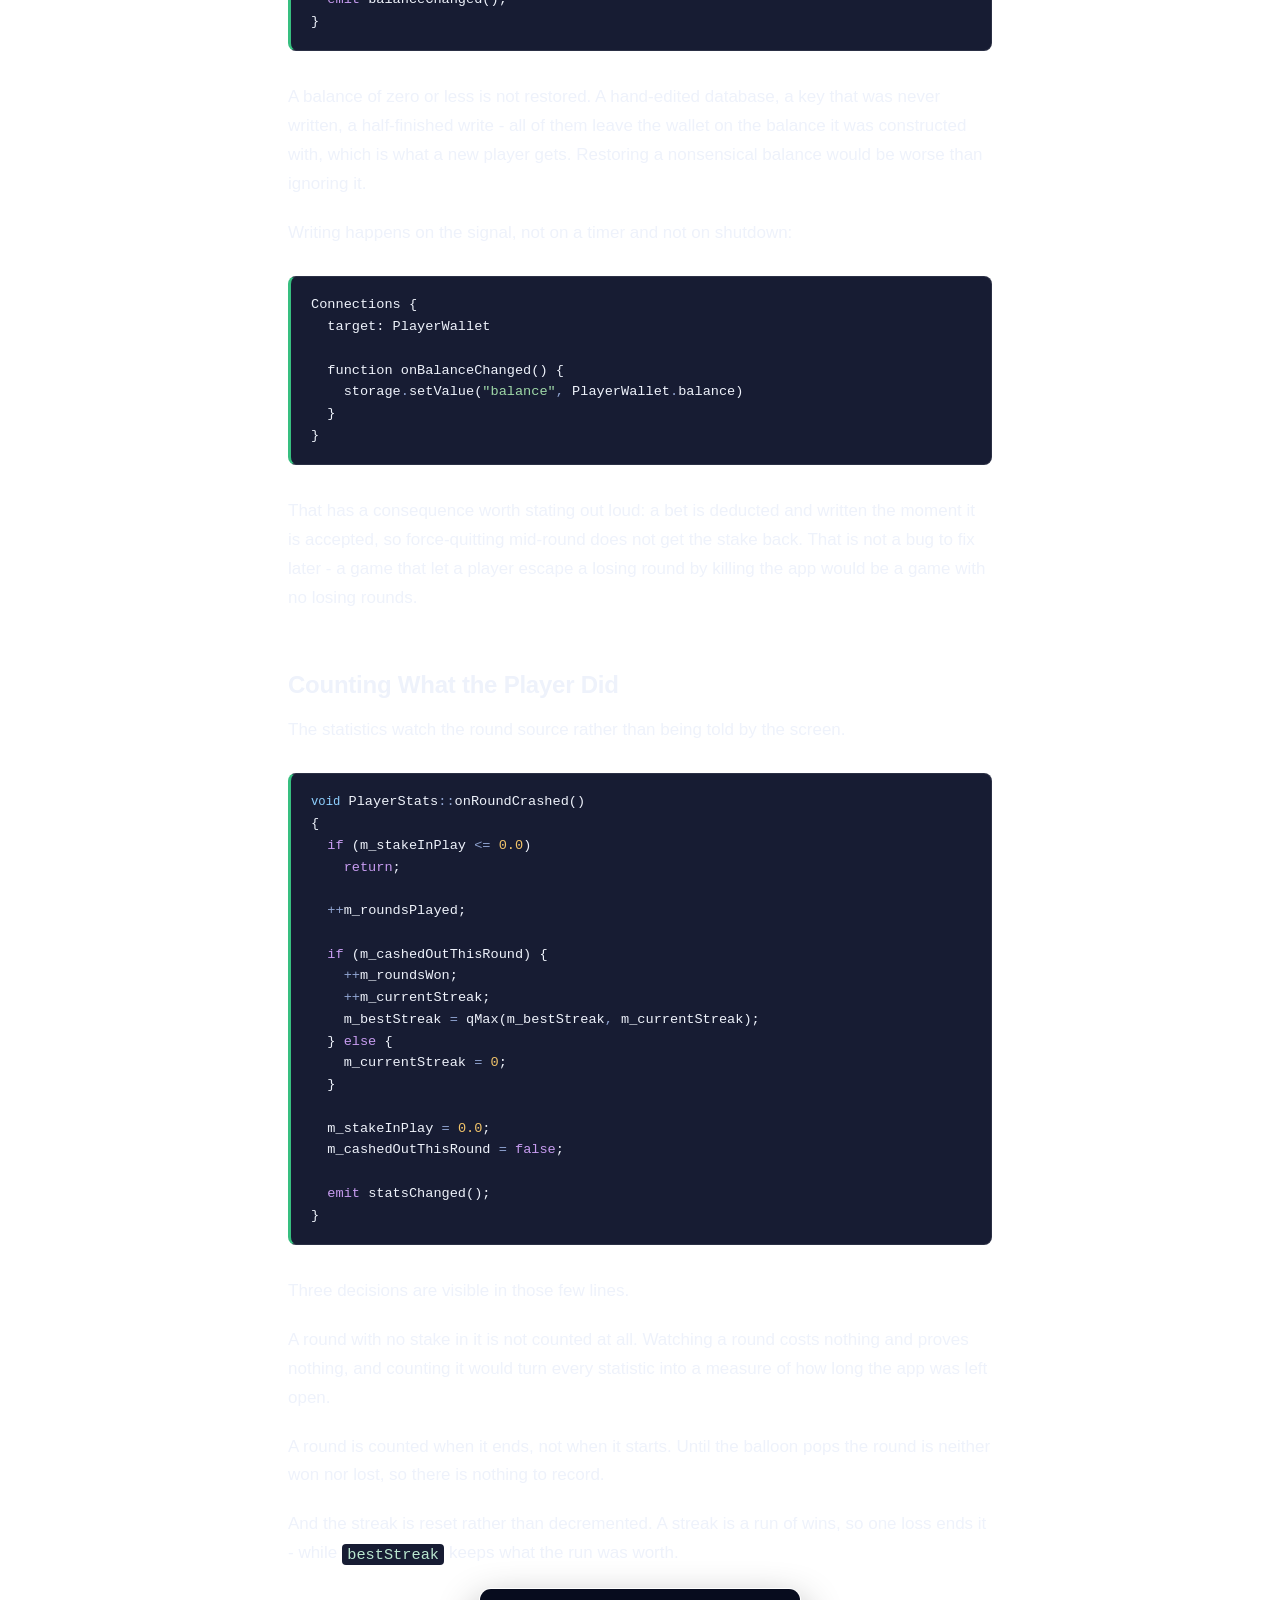
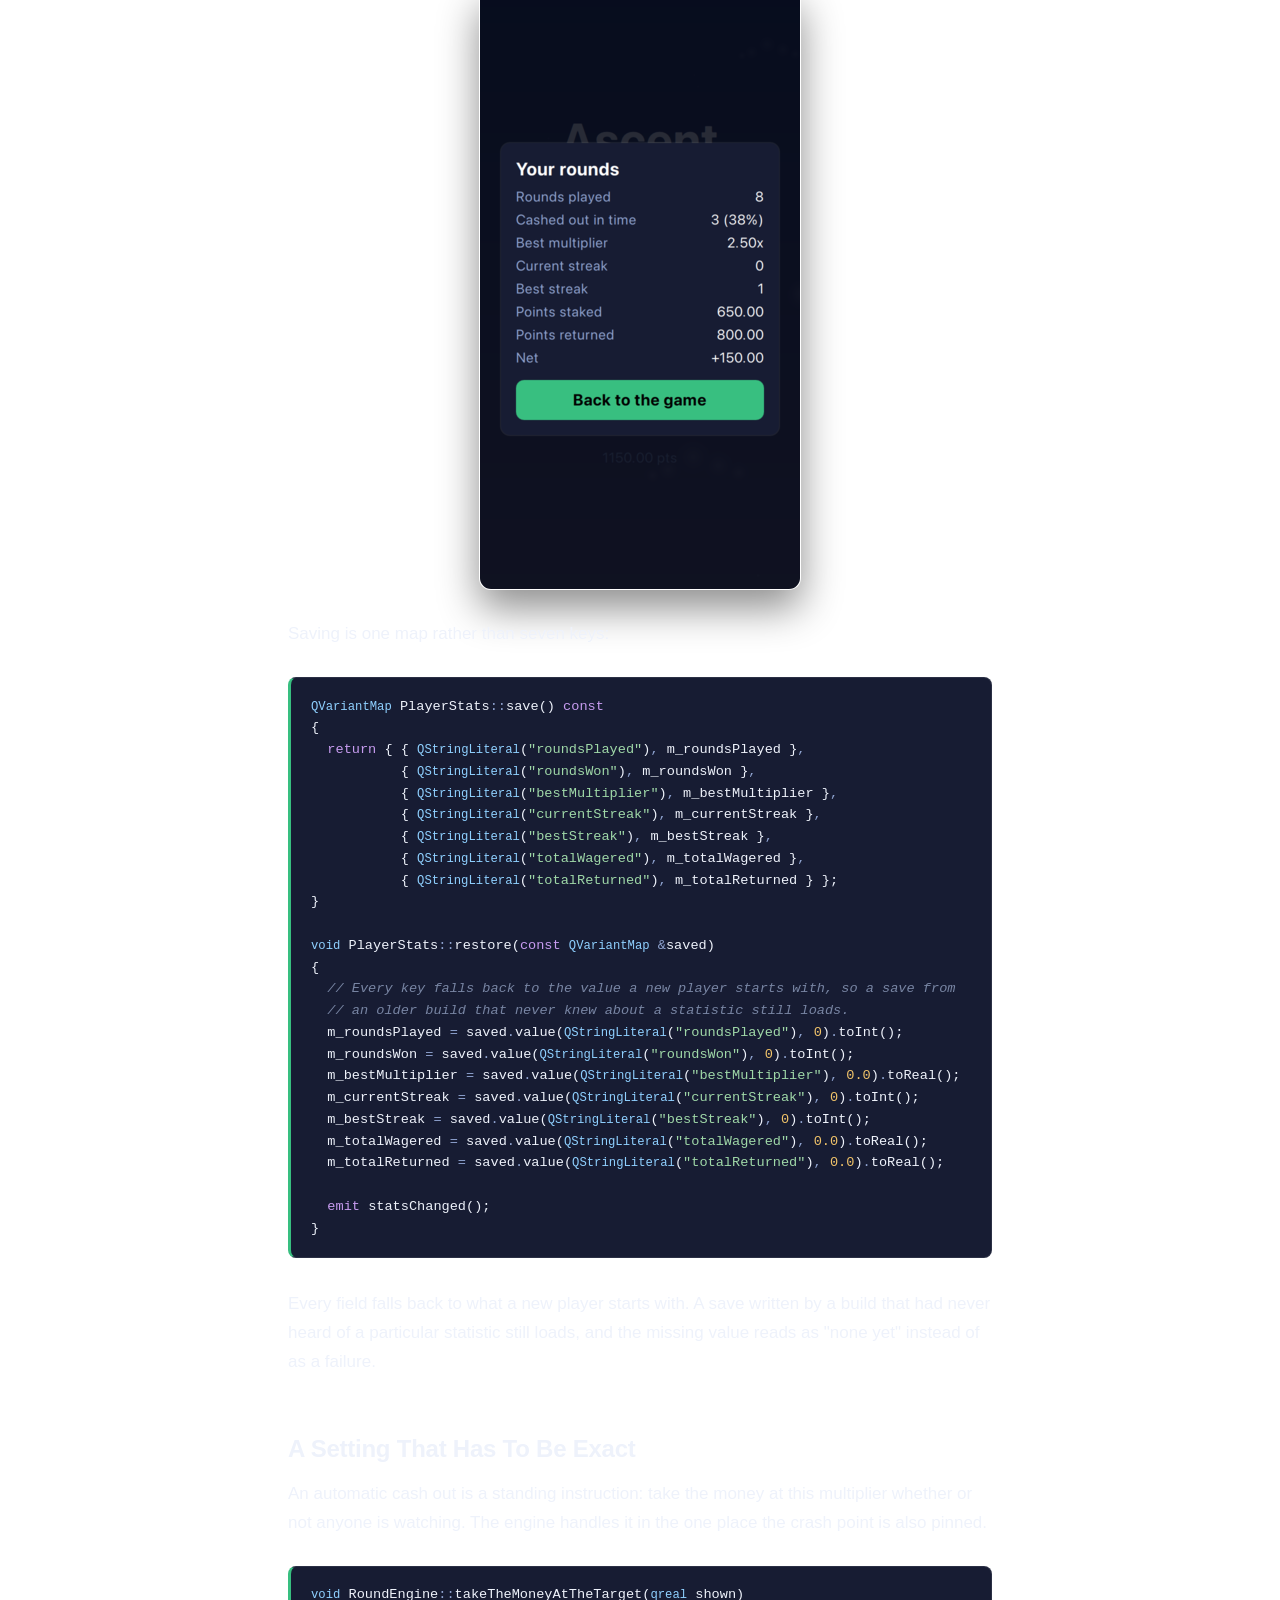
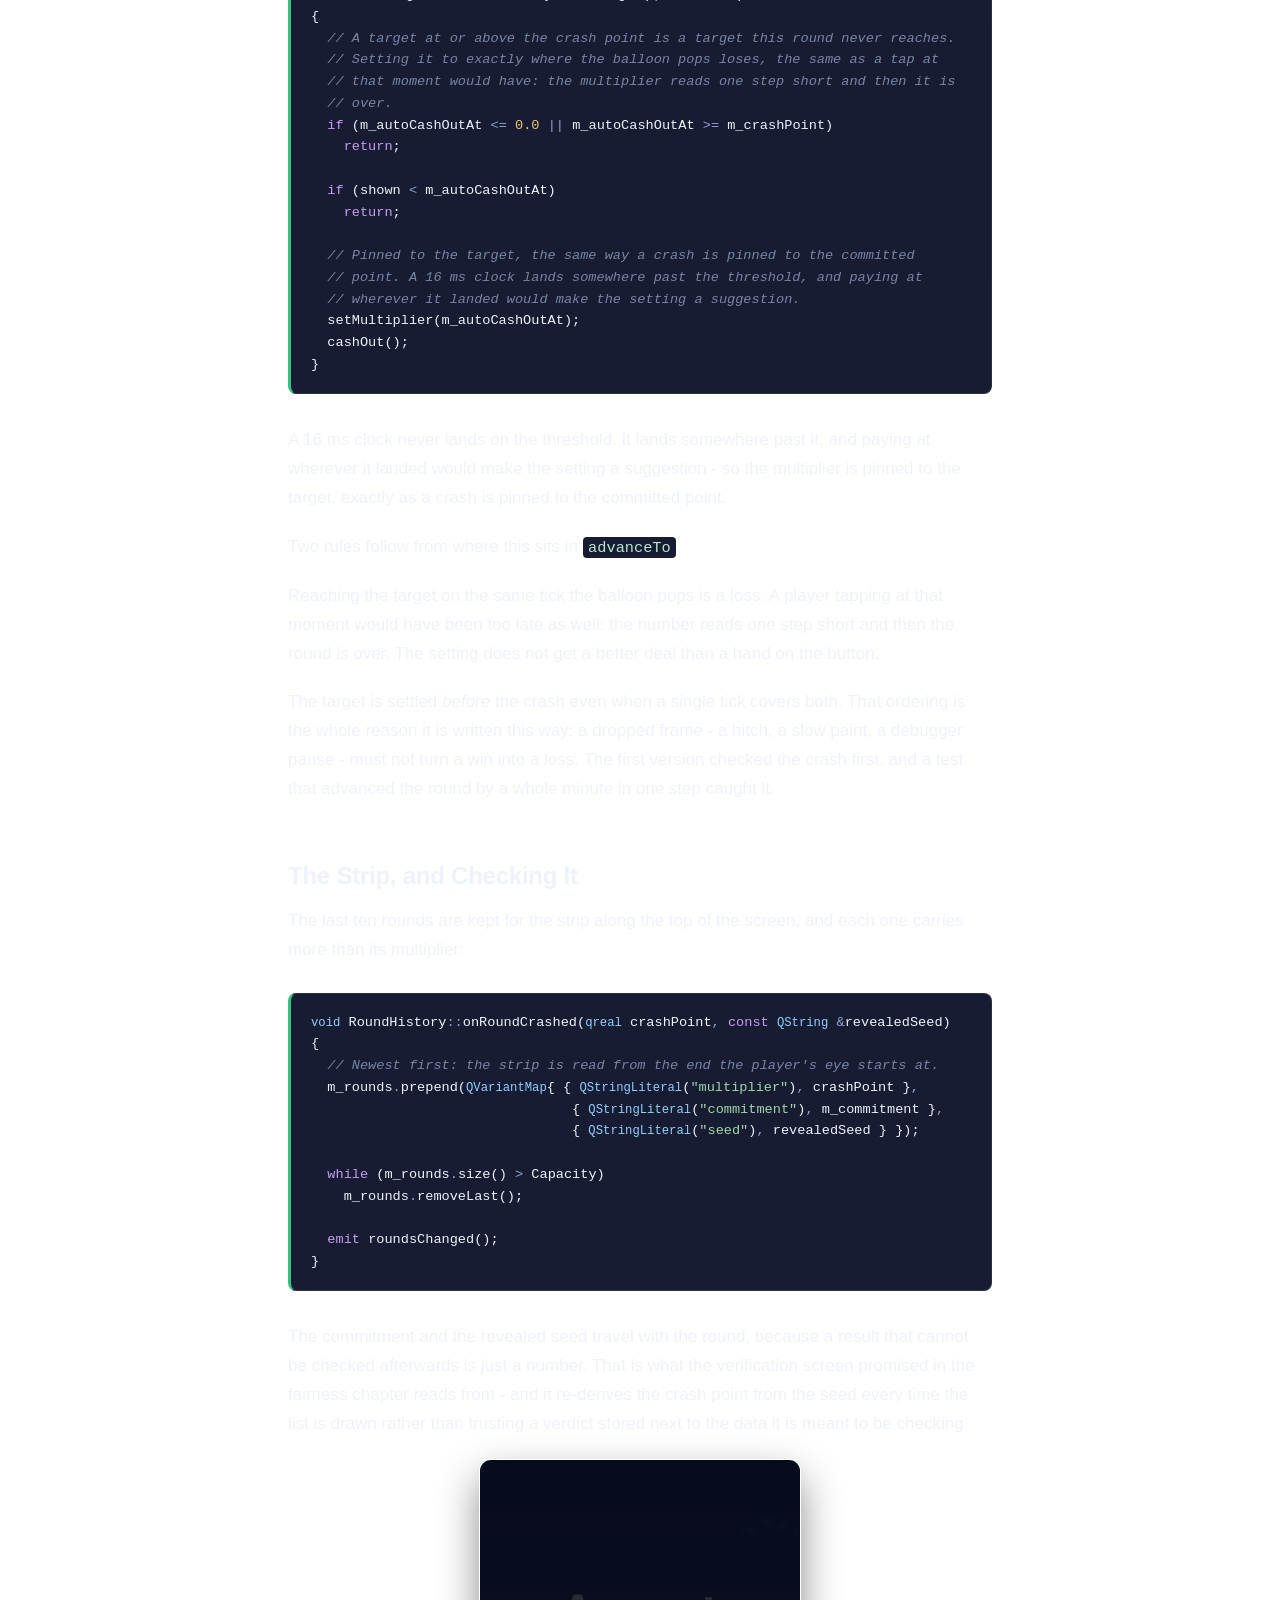
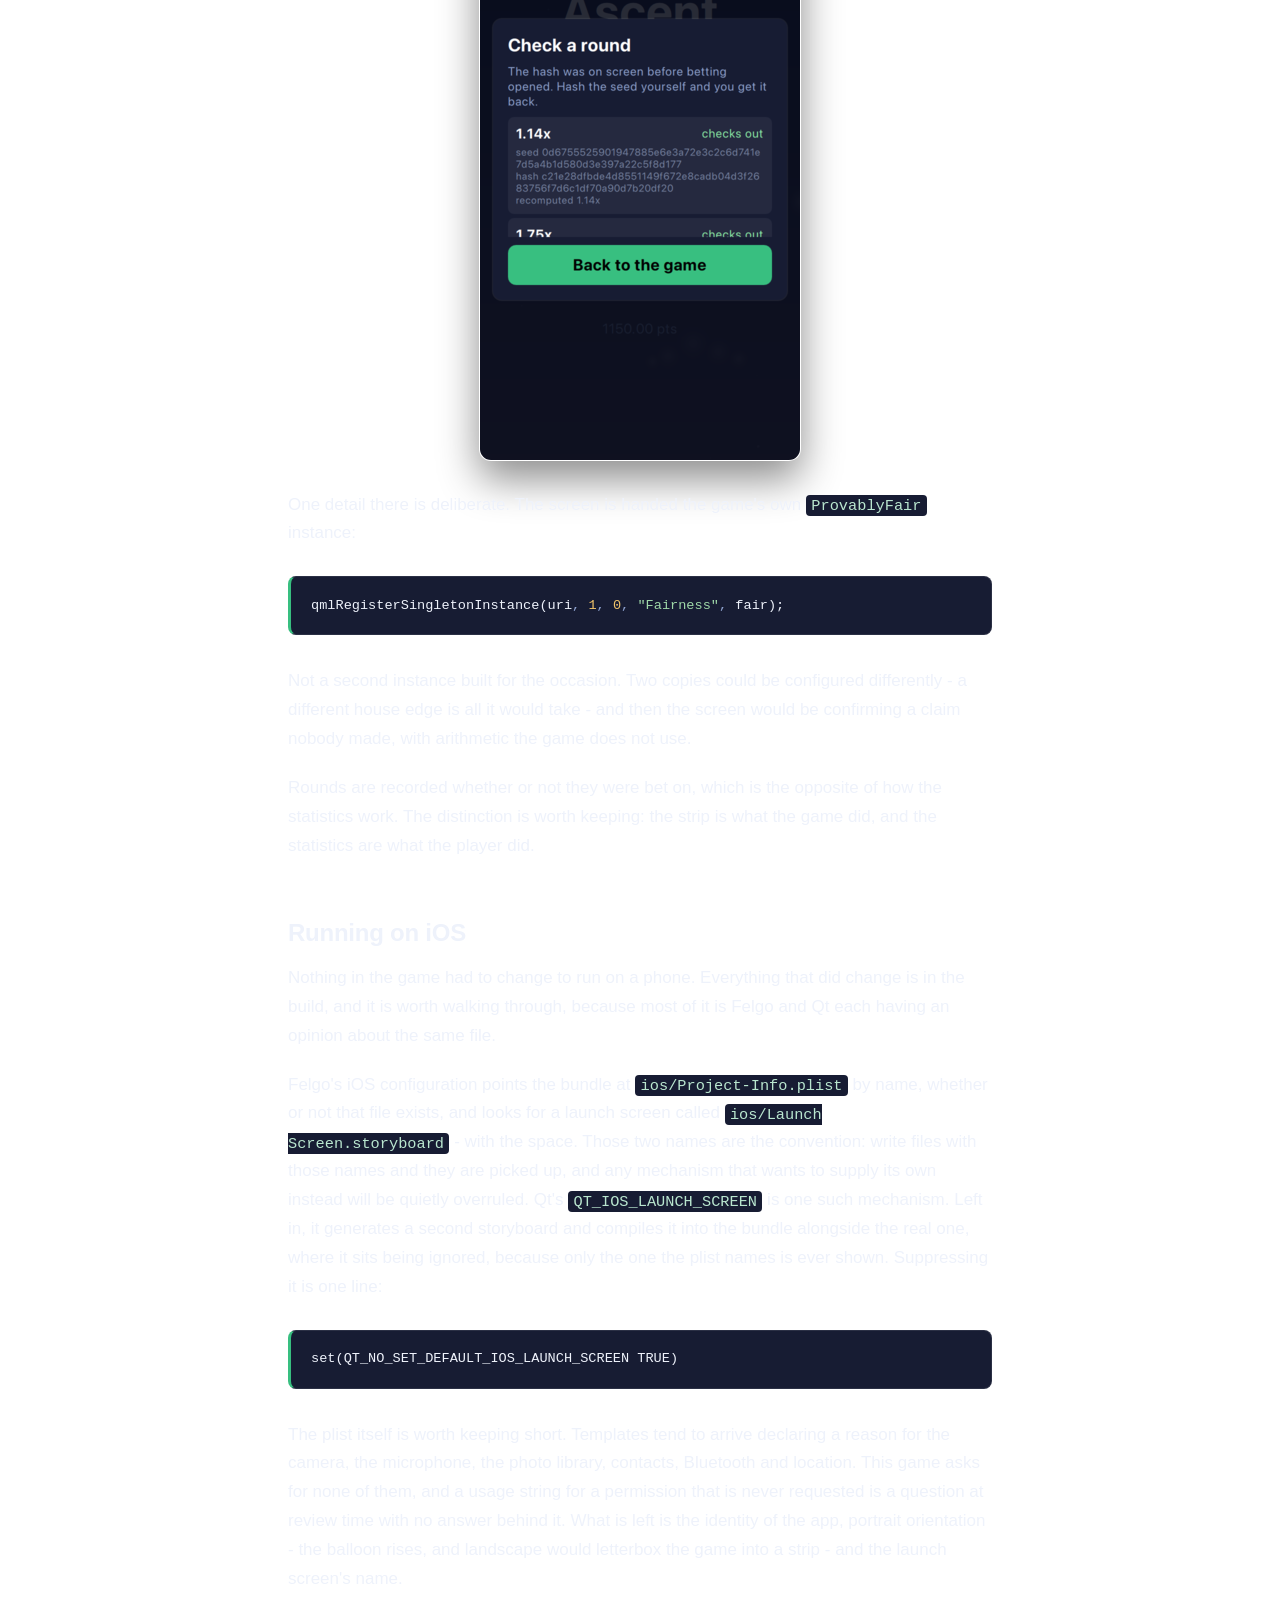
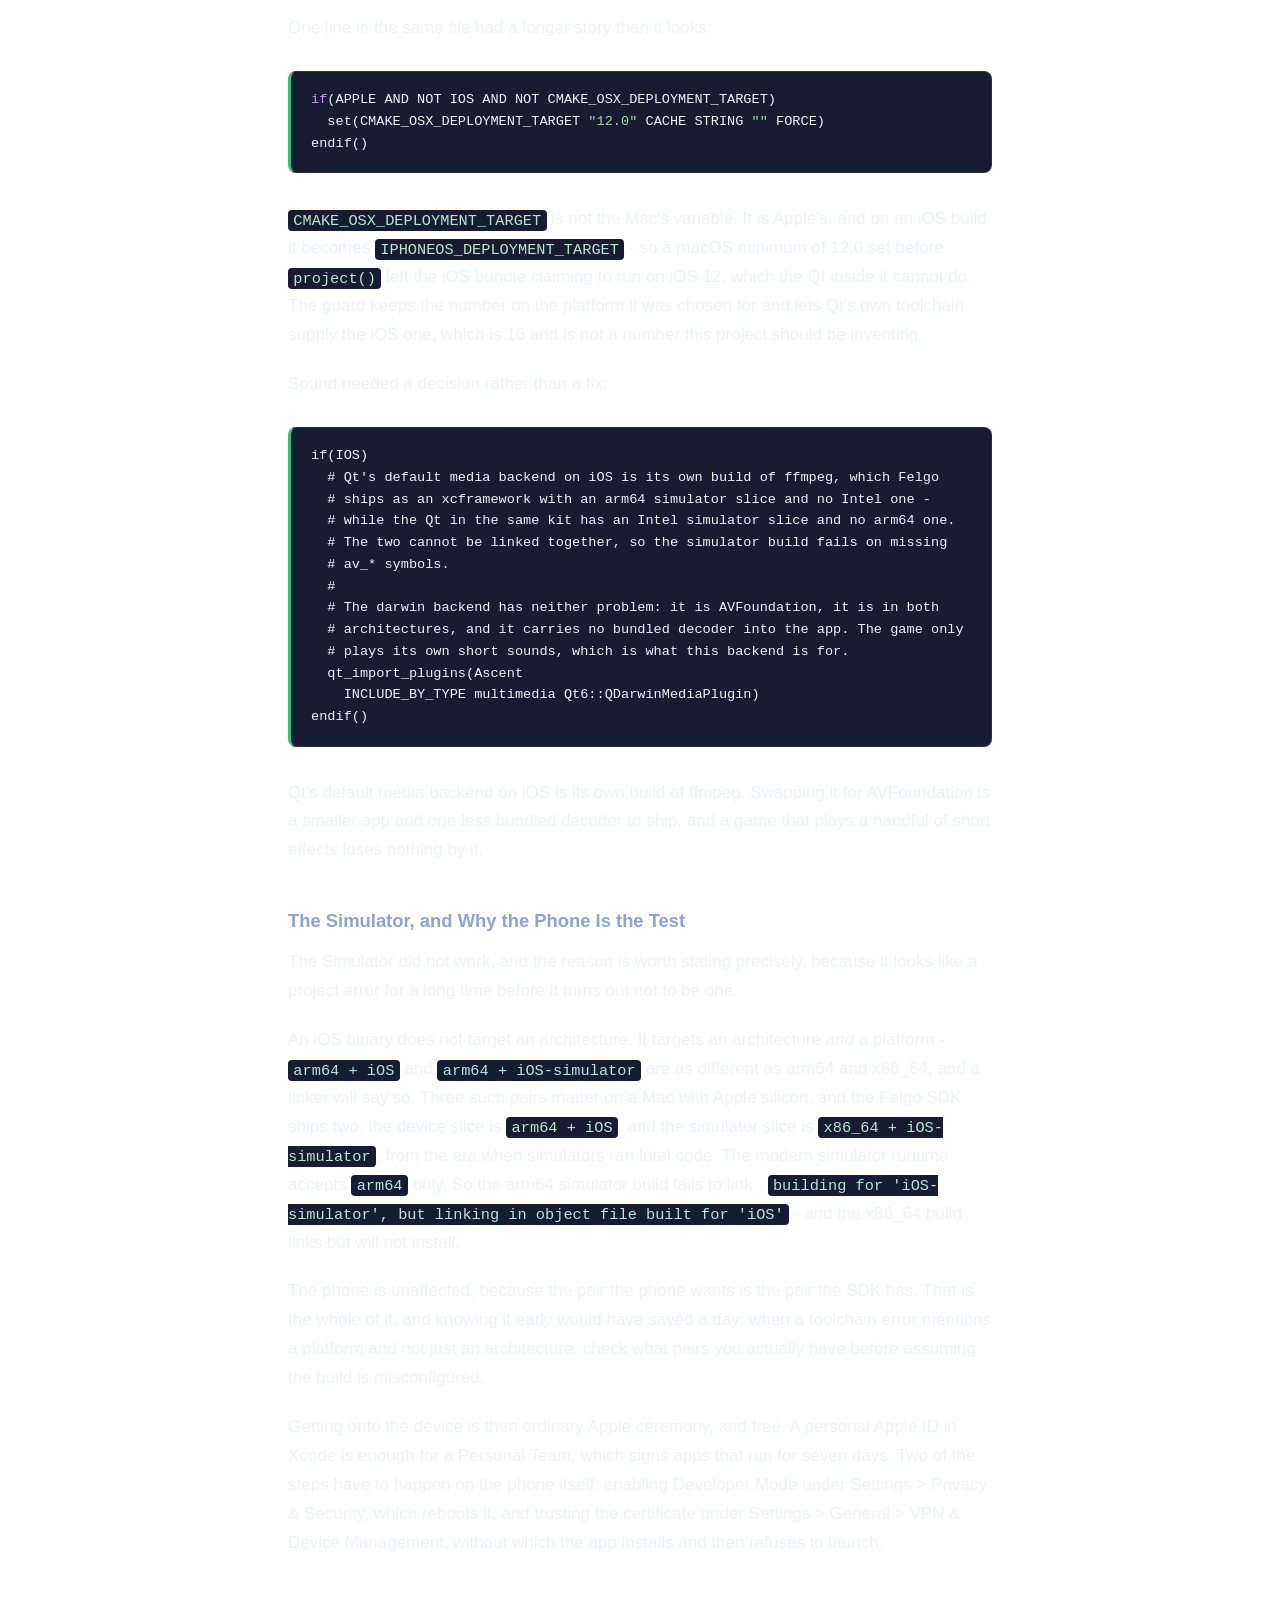
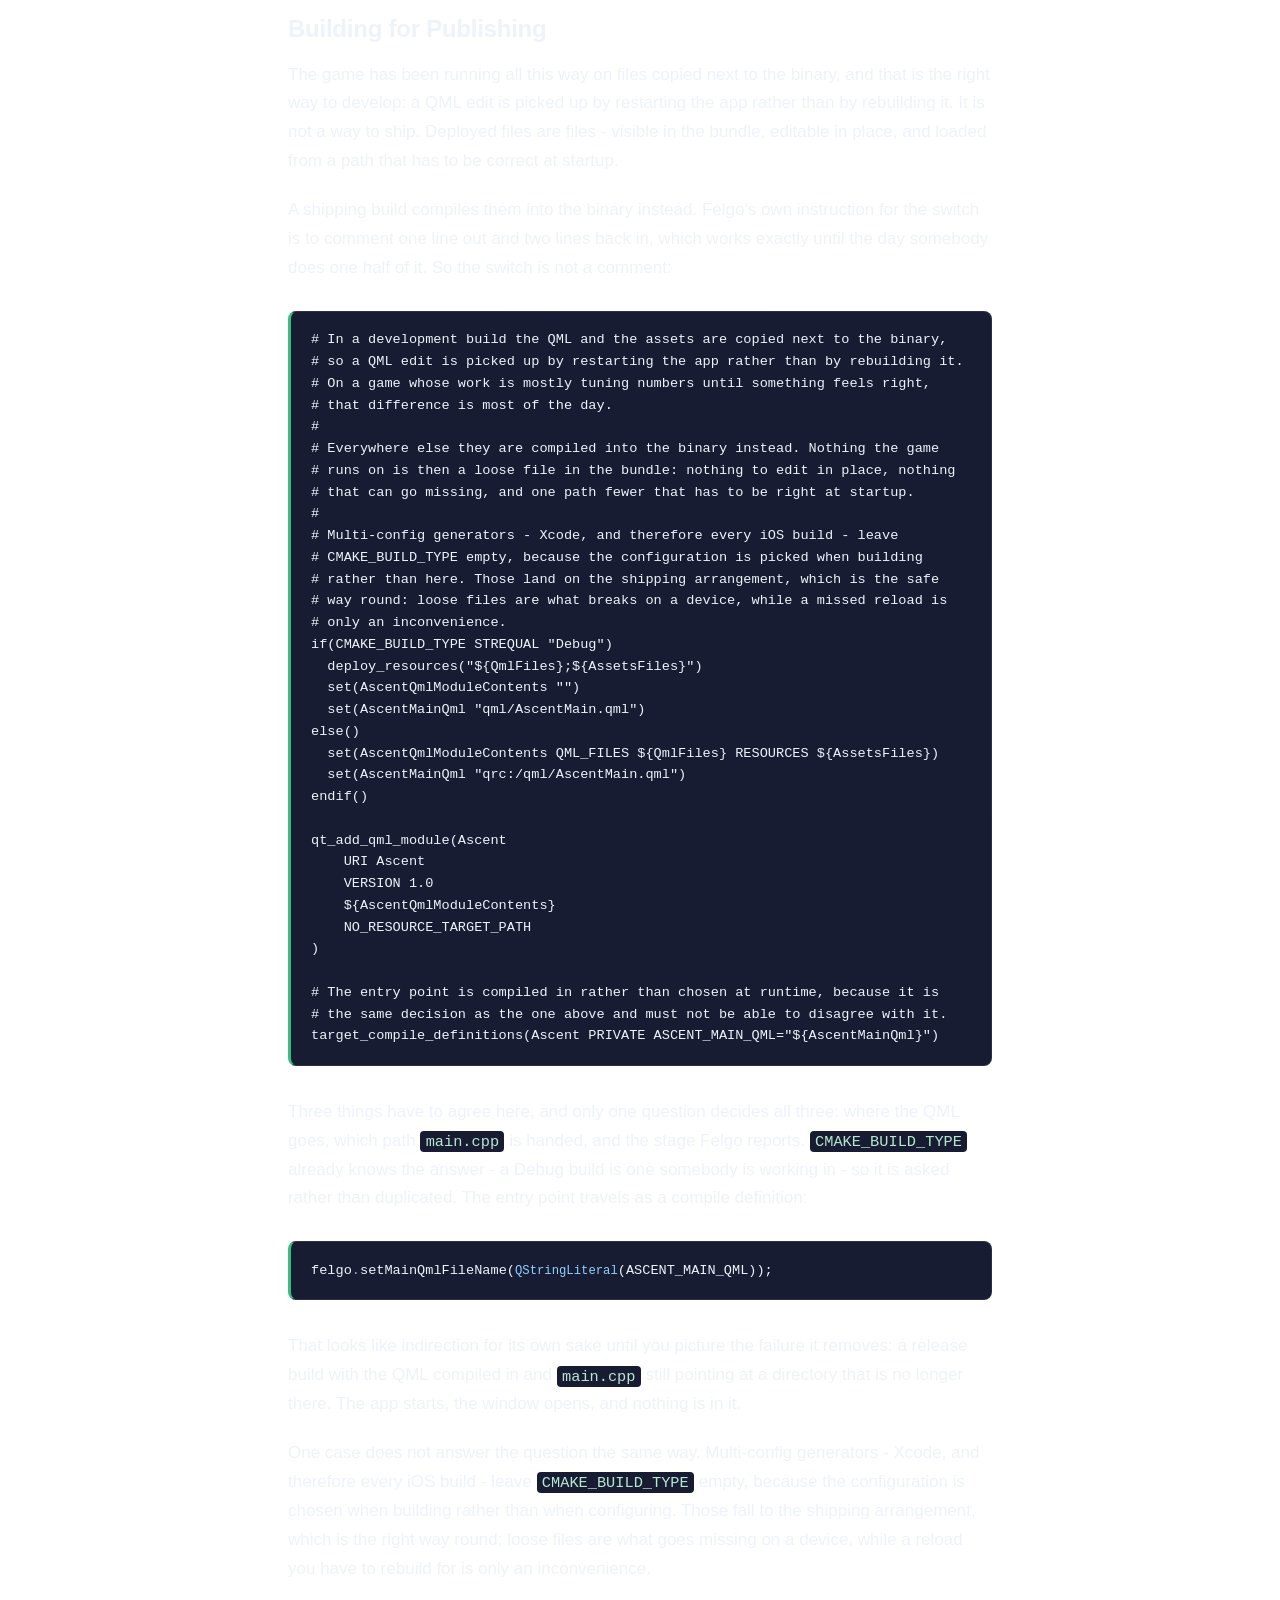
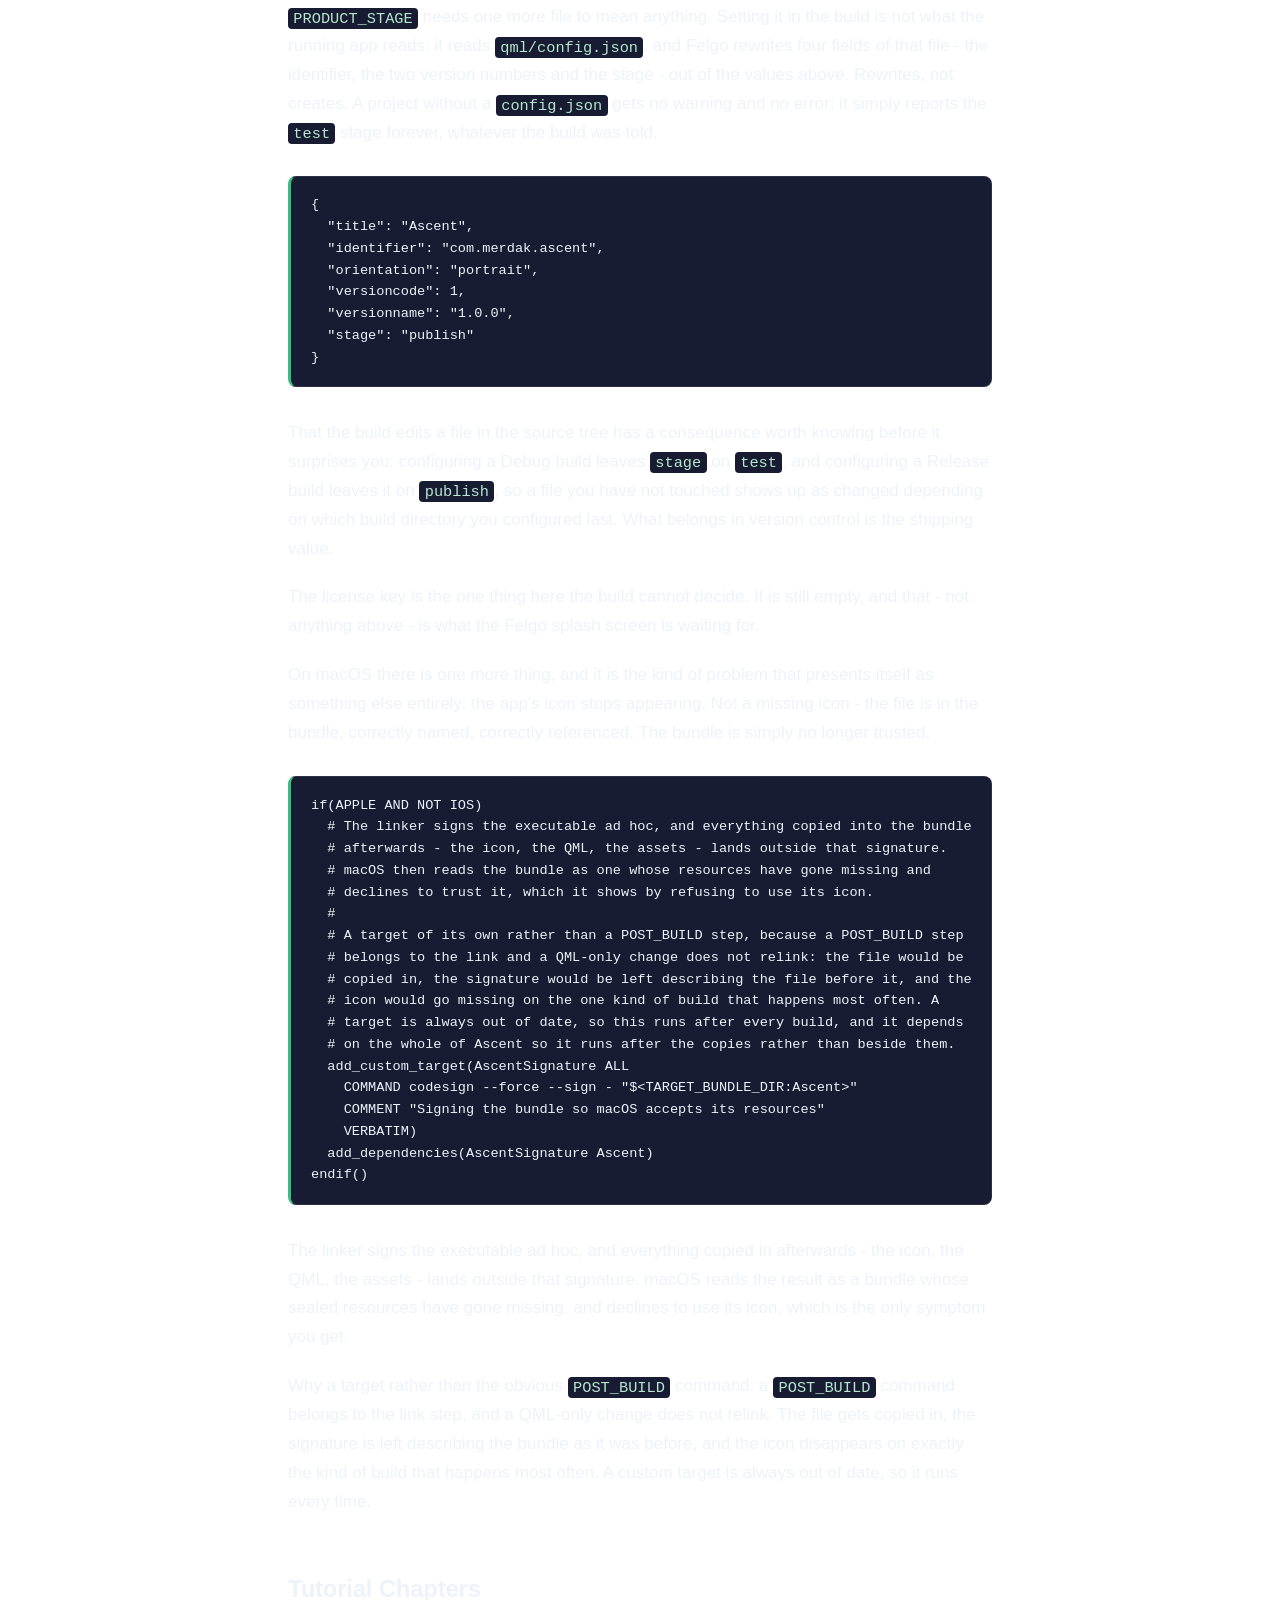
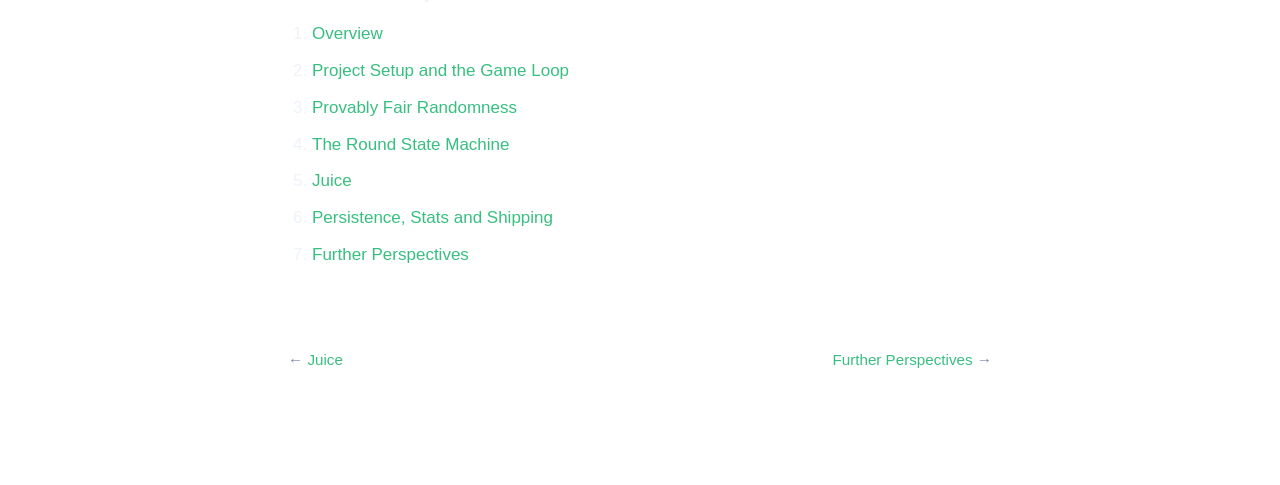
<file: doc/html/ascent-shipping.html>
<!DOCTYPE html>
<html lang="en">
<head>
  <meta charset="utf-8">
<!-- ascent-shipping.qdoc -->
  <title>Persistence, Stats and Shipping | Ascent 1.0.0</title>
  <meta name="viewport" content="width=device-width, initial-scale=1">
  <link rel="stylesheet" type="text/css" href="style/ascent.css">
</head>
<body>
<li><a href="index.html">Ascent</a></li>
<li>Persistence, Stats and Shipping</li>
  <link rel="prev" href="ascent-juice.html" />
  <link rel="next" href="ascent-perspectives.html" />
<p class="naviNextPrevious headerNavi">
<a class="prevPage" href="ascent-juice.html">Juice</a>
<a class="nextPage" href="ascent-perspectives.html">Further Perspectives</a>
</p>
<div class="sidebar">
<div class="toc">
<h3 id="toc">Contents</h3>
<ul>
<li class="level1"><a href="#remembering-the-balance-between-sessions">Remembering the Balance Between Sessions</a></li>
<li class="level1"><a href="#counting-what-the-player-did">Counting What the Player Did</a></li>
<li class="level1"><a href="#a-setting-that-has-to-be-exact">A Setting That Has To Be Exact</a></li>
<li class="level1"><a href="#the-strip-and-checking-it">The Strip, and Checking It</a></li>
<li class="level1"><a href="#running-on-ios">Running on iOS</a></li>
<li class="level2"><a href="#the-simulator-and-why-the-phone-is-the-test">The Simulator, and Why the Phone Is the Test</a></li>
<li class="level1"><a href="#building-for-publishing">Building for Publishing</a></li>
<li class="level1"><a href="#tutorial-chapters">Tutorial Chapters</a></li>
</ul>
</div>
<div class="sidebar-content" id="sidebar-content"></div></div>
<h1 class="title">Persistence, Stats and Shipping</h1>
<!-- $$$ascent-shipping.html-description -->
<div class="descr" id="details">
<p>A game that forgets everything when it closes is a demo. This chapter is about the parts that survive the app being killed, and about the numbers a player wants to see once they have played more than one round.</p>
<h2 id="remembering-the-balance-between-sessions">Remembering the Balance Between Sessions</h2>
<p>Two values have to outlive the process: the balance and the statistics. Felgo's <code translate="no">Storage</code> is a key-value store over SQLite, which is the right size of tool for two keys.</p>
<pre class="qml" translate="no"><span class="type">Storage</span> {
  <span class="name">id</span>: <span class="name">storage</span>

  <span class="name">databaseName</span>: <span class="string">&quot;ascent&quot;</span>

  <span class="comment">// Felgo's Storage answers with undefined for a key that was never written,</span>
  <span class="comment">// which is what a first launch looks like: the wallet keeps the balance it</span>
  <span class="comment">// was built with and the statistics stay empty.</span>
  <span class="name">Component</span>.onCompleted: {
    <span class="name">PlayerWallet</span>.<span class="name">restore</span>(<span class="name">storage</span>.<span class="name">getValue</span>(<span class="string">&quot;balance&quot;</span>) <span class="operator">||</span> <span class="number">0</span>)
    <span class="name">PlayerStats</span>.<span class="name">restore</span>(<span class="name">storage</span>.<span class="name">getValue</span>(<span class="string">&quot;stats&quot;</span>) <span class="operator">||</span> ({}))
    <span class="name">Rounds</span>.<span class="name">engine</span>.<span class="name">autoCashOutAt</span> <span class="operator">=</span> <span class="name">storage</span>.<span class="name">getValue</span>(<span class="string">&quot;autoCashOutAt&quot;</span>) <span class="operator">||</span> <span class="number">0</span>
  }
}</pre>
<p>The interesting part is what a first launch looks like. Storage answers with <code translate="no">undefined</code> for a key that was never written, and <code translate="no">undefined</code> is exactly what should land the player on a fresh wallet - so there is no separate &quot;have I run before&quot; flag to keep in step with the data it describes.</p>
<p>The wallet decides what to do with what it is handed:</p>
<pre class="cpp" translate="no"><span class="type">void</span> Wallet<span class="operator">::</span>restore(<span class="type">qreal</span> balance)
{
  <span class="keyword">if</span> (balance <span class="operator">&lt;</span><span class="operator">=</span> <span class="number">0.0</span>)
    <span class="keyword">return</span>;

  m_balance <span class="operator">=</span> toPoints(balance);
  <span class="keyword">emit</span> balanceChanged();
}</pre>
<p>A balance of zero or less is not restored. A hand-edited database, a key that was never written, a half-finished write - all of them leave the wallet on the balance it was constructed with, which is what a new player gets. Restoring a nonsensical balance would be worse than ignoring it.</p>
<p>Writing happens on the signal, not on a timer and not on shutdown:</p>
<pre class="cpp" translate="no">Connections {
  target: PlayerWallet

  function onBalanceChanged() {
    storage<span class="operator">.</span>setValue(<span class="string">&quot;balance&quot;</span><span class="operator">,</span> PlayerWallet<span class="operator">.</span>balance)
  }
}</pre>
<p>That has a consequence worth stating out loud: a bet is deducted and written the moment it is accepted, so force-quitting mid-round does not get the stake back. That is not a bug to fix later - a game that let a player escape a losing round by killing the app would be a game with no losing rounds.</p>
<h2 id="counting-what-the-player-did">Counting What the Player Did</h2>
<p>The statistics watch the round source rather than being told by the screen.</p>
<pre class="cpp" translate="no"><span class="type">void</span> PlayerStats<span class="operator">::</span>onRoundCrashed()
{
  <span class="keyword">if</span> (m_stakeInPlay <span class="operator">&lt;</span><span class="operator">=</span> <span class="number">0.0</span>)
    <span class="keyword">return</span>;

  <span class="operator">+</span><span class="operator">+</span>m_roundsPlayed;

  <span class="keyword">if</span> (m_cashedOutThisRound) {
    <span class="operator">+</span><span class="operator">+</span>m_roundsWon;
    <span class="operator">+</span><span class="operator">+</span>m_currentStreak;
    m_bestStreak <span class="operator">=</span> qMax(m_bestStreak<span class="operator">,</span> m_currentStreak);
  } <span class="keyword">else</span> {
    m_currentStreak <span class="operator">=</span> <span class="number">0</span>;
  }

  m_stakeInPlay <span class="operator">=</span> <span class="number">0.0</span>;
  m_cashedOutThisRound <span class="operator">=</span> <span class="keyword">false</span>;

  <span class="keyword">emit</span> statsChanged();
}</pre>
<p>Three decisions are visible in those few lines.</p>
<p>A round with no stake in it is not counted at all. Watching a round costs nothing and proves nothing, and counting it would turn every statistic into a measure of how long the app was left open.</p>
<p>A round is counted when it ends, not when it starts. Until the balloon pops the round is neither won nor lost, so there is nothing to record.</p>
<p>And the streak is reset rather than decremented. A streak is a run of wins, so one loss ends it - while <code translate="no">bestStreak</code> keeps what the run was worth.</p>
<p class="centerAlign"><img src="images/ascent-stats.png" alt="What eight rounds look like from the player's side" /></p><p>Saving is one map rather than seven keys:</p>
<pre class="cpp" translate="no"><span class="type">QVariantMap</span> PlayerStats<span class="operator">::</span>save() <span class="keyword">const</span>
{
  <span class="keyword">return</span> { { <span class="type">QStringLiteral</span>(<span class="string">&quot;roundsPlayed&quot;</span>)<span class="operator">,</span> m_roundsPlayed }<span class="operator">,</span>
           { <span class="type">QStringLiteral</span>(<span class="string">&quot;roundsWon&quot;</span>)<span class="operator">,</span> m_roundsWon }<span class="operator">,</span>
           { <span class="type">QStringLiteral</span>(<span class="string">&quot;bestMultiplier&quot;</span>)<span class="operator">,</span> m_bestMultiplier }<span class="operator">,</span>
           { <span class="type">QStringLiteral</span>(<span class="string">&quot;currentStreak&quot;</span>)<span class="operator">,</span> m_currentStreak }<span class="operator">,</span>
           { <span class="type">QStringLiteral</span>(<span class="string">&quot;bestStreak&quot;</span>)<span class="operator">,</span> m_bestStreak }<span class="operator">,</span>
           { <span class="type">QStringLiteral</span>(<span class="string">&quot;totalWagered&quot;</span>)<span class="operator">,</span> m_totalWagered }<span class="operator">,</span>
           { <span class="type">QStringLiteral</span>(<span class="string">&quot;totalReturned&quot;</span>)<span class="operator">,</span> m_totalReturned } };
}

<span class="type">void</span> PlayerStats<span class="operator">::</span>restore(<span class="keyword">const</span> <span class="type">QVariantMap</span> <span class="operator">&amp;</span>saved)
{
  <span class="comment">// Every key falls back to the value a new player starts with, so a save from</span>
  <span class="comment">// an older build that never knew about a statistic still loads.</span>
  m_roundsPlayed <span class="operator">=</span> saved<span class="operator">.</span>value(<span class="type">QStringLiteral</span>(<span class="string">&quot;roundsPlayed&quot;</span>)<span class="operator">,</span> <span class="number">0</span>)<span class="operator">.</span>toInt();
  m_roundsWon <span class="operator">=</span> saved<span class="operator">.</span>value(<span class="type">QStringLiteral</span>(<span class="string">&quot;roundsWon&quot;</span>)<span class="operator">,</span> <span class="number">0</span>)<span class="operator">.</span>toInt();
  m_bestMultiplier <span class="operator">=</span> saved<span class="operator">.</span>value(<span class="type">QStringLiteral</span>(<span class="string">&quot;bestMultiplier&quot;</span>)<span class="operator">,</span> <span class="number">0.0</span>)<span class="operator">.</span>toReal();
  m_currentStreak <span class="operator">=</span> saved<span class="operator">.</span>value(<span class="type">QStringLiteral</span>(<span class="string">&quot;currentStreak&quot;</span>)<span class="operator">,</span> <span class="number">0</span>)<span class="operator">.</span>toInt();
  m_bestStreak <span class="operator">=</span> saved<span class="operator">.</span>value(<span class="type">QStringLiteral</span>(<span class="string">&quot;bestStreak&quot;</span>)<span class="operator">,</span> <span class="number">0</span>)<span class="operator">.</span>toInt();
  m_totalWagered <span class="operator">=</span> saved<span class="operator">.</span>value(<span class="type">QStringLiteral</span>(<span class="string">&quot;totalWagered&quot;</span>)<span class="operator">,</span> <span class="number">0.0</span>)<span class="operator">.</span>toReal();
  m_totalReturned <span class="operator">=</span> saved<span class="operator">.</span>value(<span class="type">QStringLiteral</span>(<span class="string">&quot;totalReturned&quot;</span>)<span class="operator">,</span> <span class="number">0.0</span>)<span class="operator">.</span>toReal();

  <span class="keyword">emit</span> statsChanged();
}</pre>
<p>Every field falls back to what a new player starts with. A save written by a build that had never heard of a particular statistic still loads, and the missing value reads as &quot;none yet&quot; instead of as a failure.</p>
<h2 id="a-setting-that-has-to-be-exact">A Setting That Has To Be Exact</h2>
<p>An automatic cash out is a standing instruction: take the money at this multiplier whether or not anyone is watching. The engine handles it in the one place the crash point is also pinned.</p>
<pre class="cpp" translate="no"><span class="type">void</span> RoundEngine<span class="operator">::</span>takeTheMoneyAtTheTarget(<span class="type">qreal</span> shown)
{
  <span class="comment">// A target at or above the crash point is a target this round never reaches.</span>
  <span class="comment">// Setting it to exactly where the balloon pops loses, the same as a tap at</span>
  <span class="comment">// that moment would have: the multiplier reads one step short and then it is</span>
  <span class="comment">// over.</span>
  <span class="keyword">if</span> (m_autoCashOutAt <span class="operator">&lt;</span><span class="operator">=</span> <span class="number">0.0</span> <span class="operator">|</span><span class="operator">|</span> m_autoCashOutAt <span class="operator">&gt;</span><span class="operator">=</span> m_crashPoint)
    <span class="keyword">return</span>;

  <span class="keyword">if</span> (shown <span class="operator">&lt;</span> m_autoCashOutAt)
    <span class="keyword">return</span>;

  <span class="comment">// Pinned to the target, the same way a crash is pinned to the committed</span>
  <span class="comment">// point. A 16 ms clock lands somewhere past the threshold, and paying at</span>
  <span class="comment">// wherever it landed would make the setting a suggestion.</span>
  setMultiplier(m_autoCashOutAt);
  cashOut();
}</pre>
<p>A 16 ms clock never lands on the threshold. It lands somewhere past it, and paying at wherever it landed would make the setting a suggestion - so the multiplier is pinned to the target, exactly as a crash is pinned to the committed point.</p>
<p>Two rules follow from where this sits in <code translate="no">advanceTo</code>.</p>
<p>Reaching the target on the same tick the balloon pops is a loss. A player tapping at that moment would have been too late as well: the number reads one step short and then the round is over. The setting does not get a better deal than a hand on the button.</p>
<p>The target is settled <i>before</i> the crash even when a single tick covers both. That ordering is the whole reason it is written this way: a dropped frame - a hitch, a slow paint, a debugger pause - must not turn a win into a loss. The first version checked the crash first, and a test that advanced the round by a whole minute in one step caught it.</p>
<h2 id="the-strip-and-checking-it">The Strip, and Checking It</h2>
<p>The last ten rounds are kept for the strip along the top of the screen, and each one carries more than its multiplier:</p>
<pre class="cpp" translate="no"><span class="type">void</span> RoundHistory<span class="operator">::</span>onRoundCrashed(<span class="type">qreal</span> crashPoint<span class="operator">,</span> <span class="keyword">const</span> <span class="type">QString</span> <span class="operator">&amp;</span>revealedSeed)
{
  <span class="comment">// Newest first: the strip is read from the end the player's eye starts at.</span>
  m_rounds<span class="operator">.</span>prepend(<span class="type">QVariantMap</span>{ { <span class="type">QStringLiteral</span>(<span class="string">&quot;multiplier&quot;</span>)<span class="operator">,</span> crashPoint }<span class="operator">,</span>
                                { <span class="type">QStringLiteral</span>(<span class="string">&quot;commitment&quot;</span>)<span class="operator">,</span> m_commitment }<span class="operator">,</span>
                                { <span class="type">QStringLiteral</span>(<span class="string">&quot;seed&quot;</span>)<span class="operator">,</span> revealedSeed } });

  <span class="keyword">while</span> (m_rounds<span class="operator">.</span>size() <span class="operator">&gt;</span> Capacity)
    m_rounds<span class="operator">.</span>removeLast();

  <span class="keyword">emit</span> roundsChanged();
}</pre>
<p>The commitment and the revealed seed travel with the round, because a result that cannot be checked afterwards is just a number. That is what the verification screen promised in the fairness chapter reads from - and it re-derives the crash point from the seed every time the list is drawn rather than trusting a verdict stored next to the data it is meant to be checking.</p>
<p class="centerAlign"><img src="images/ascent-verify.png" alt="The verification screen: each past round with its commitment, its revealed seed, and the crash point recomputed on the spot" /></p><p>One detail there is deliberate. The screen is handed the game's own <code translate="no">ProvablyFair</code> instance:</p>
<pre class="cpp" translate="no">qmlRegisterSingletonInstance(uri<span class="operator">,</span> <span class="number">1</span><span class="operator">,</span> <span class="number">0</span><span class="operator">,</span> <span class="string">&quot;Fairness&quot;</span><span class="operator">,</span> fair);</pre>
<p>Not a second instance built for the occasion. Two copies could be configured differently - a different house edge is all it would take - and then the screen would be confirming a claim nobody made, with arithmetic the game does not use.</p>
<p>Rounds are recorded whether or not they were bet on, which is the opposite of how the statistics work. The distinction is worth keeping: the strip is what the game did, and the statistics are what the player did.</p>
<h2 id="running-on-ios">Running on iOS</h2>
<p>Nothing in the game had to change to run on a phone. Everything that did change is in the build, and it is worth walking through, because most of it is Felgo and Qt each having an opinion about the same file.</p>
<p>Felgo's iOS configuration points the bundle at <code translate="no">ios/Project-Info.plist</code> by name, whether or not that file exists, and looks for a launch screen called <code translate="no">ios/Launch Screen.storyboard</code> - with the space. Those two names are the convention: write files with those names and they are picked up, and any mechanism that wants to supply its own instead will be quietly overruled. Qt's <code translate="no">QT_IOS_LAUNCH_SCREEN</code> is one such mechanism. Left in, it generates a second storyboard and compiles it into the bundle alongside the real one, where it sits being ignored, because only the one the plist names is ever shown. Suppressing it is one line:</p>
<pre class="cpp" translate="no">set(QT_NO_SET_DEFAULT_IOS_LAUNCH_SCREEN TRUE)</pre>
<p>The plist itself is worth keeping short. Templates tend to arrive declaring a reason for the camera, the microphone, the photo library, contacts, Bluetooth and location. This game asks for none of them, and a usage string for a permission that is never requested is a question at review time with no answer behind it. What is left is the identity of the app, portrait orientation - the balloon rises, and landscape would letterbox the game into a strip - and the launch screen's name.</p>
<p>One line in the same file had a longer story than it looks:</p>
<pre class="cpp" translate="no"><span class="keyword">if</span>(APPLE AND NOT IOS AND NOT CMAKE_OSX_DEPLOYMENT_TARGET)
  set(CMAKE_OSX_DEPLOYMENT_TARGET <span class="string">&quot;12.0&quot;</span> CACHE STRING <span class="string">&quot;&quot;</span> FORCE)
endif()</pre>
<p><code translate="no">CMAKE_OSX_DEPLOYMENT_TARGET</code> is not the Mac's variable. It is Apple's, and on an iOS build it becomes <code translate="no">IPHONEOS_DEPLOYMENT_TARGET</code> - so a macOS minimum of 12.0 set before <code translate="no">project()</code> left the iOS bundle claiming to run on iOS 12, which the Qt inside it cannot do. The guard keeps the number on the platform it was chosen for and lets Qt's own toolchain supply the iOS one, which is 16 and is not a number this project should be inventing.</p>
<p>Sound needed a decision rather than a fix:</p>
<pre class="cpp" translate="no">if(IOS)
  # Qt's default media backend on iOS is its own build of ffmpeg, which Felgo
  # ships as an xcframework with an arm64 simulator slice and no Intel one -
  # while the Qt in the same kit has an Intel simulator slice and no arm64 one.
  # The two cannot be linked together, so the simulator build fails on missing
  # av_* symbols.
  #
  # The darwin backend has neither problem: it is AVFoundation, it is in both
  # architectures, and it carries no bundled decoder into the app. The game only
  # plays its own short sounds, which is what this backend is for.
  qt_import_plugins(Ascent
    INCLUDE_BY_TYPE multimedia Qt6::QDarwinMediaPlugin)
endif()</pre>
<p>Qt's default media backend on iOS is its own build of ffmpeg. Swapping it for AVFoundation is a smaller app and one less bundled decoder to ship, and a game that plays a handful of short effects loses nothing by it.</p>
<h3 id="the-simulator-and-why-the-phone-is-the-test">The Simulator, and Why the Phone Is the Test</h3>
<p>The Simulator did not work, and the reason is worth stating precisely, because it looks like a project error for a long time before it turns out not to be one.</p>
<p>An iOS binary does not target an architecture. It targets an architecture <i>and</i> a platform - <code translate="no">arm64 + iOS</code> and <code translate="no">arm64 + iOS-simulator</code> are as different as arm64 and x86_64, and a linker will say so. Three such pairs matter on a Mac with Apple silicon, and the Felgo SDK ships two: the device slice is <code translate="no">arm64 + iOS</code>, and the simulator slice is <code translate="no">x86_64 + iOS-simulator</code>, from the era when simulators ran Intel code. The modern simulator runtime accepts <code translate="no">arm64</code> only. So the arm64 simulator build fails to link - <code translate="no">building for 'iOS-simulator', but linking in object file built for 'iOS'</code> - and the x86_64 build links but will not install.</p>
<p>The phone is unaffected, because the pair the phone wants is the pair the SDK has. That is the whole of it, and knowing it early would have saved a day: when a toolchain error mentions a platform and not just an architecture, check what pairs you actually have before assuming the build is misconfigured.</p>
<p>Getting onto the device is then ordinary Apple ceremony, and free. A personal Apple ID in Xcode is enough for a Personal Team, which signs apps that run for seven days. Two of the steps have to happen on the phone itself: enabling Developer Mode under Settings &gt; Privacy &amp; Security, which reboots it, and trusting the certificate under Settings &gt; General &gt; VPN &amp; Device Management, without which the app installs and then refuses to launch.</p>
<h2 id="building-for-publishing">Building for Publishing</h2>
<p>The game has been running all this way on files copied next to the binary, and that is the right way to develop: a QML edit is picked up by restarting the app rather than by rebuilding it. It is not a way to ship. Deployed files are files - visible in the bundle, editable in place, and loaded from a path that has to be correct at startup.</p>
<p>A shipping build compiles them into the binary instead. Felgo's own instruction for the switch is to comment one line out and two lines back in, which works exactly until the day somebody does one half of it. So the switch is not a comment:</p>
<pre class="cpp" translate="no"># In a development build the QML and the assets are copied next to the binary,
# so a QML edit is picked up by restarting the app rather than by rebuilding it.
# On a game whose work is mostly tuning numbers until something feels right,
# that difference is most of the day.
#
# Everywhere else they are compiled into the binary instead. Nothing the game
# runs on is then a loose file in the bundle: nothing to edit in place, nothing
# that can go missing, and one path fewer that has to be right at startup.
#
# Multi-config generators - Xcode, and therefore every iOS build - leave
# CMAKE_BUILD_TYPE empty, because the configuration is picked when building
# rather than here. Those land on the shipping arrangement, which is the safe
# way round: loose files are what breaks on a device, while a missed reload is
# only an inconvenience.
if(CMAKE_BUILD_TYPE STREQUAL &quot;Debug&quot;)
  deploy_resources(&quot;${QmlFiles};${AssetsFiles}&quot;)
  set(AscentQmlModuleContents &quot;&quot;)
  set(AscentMainQml &quot;qml/AscentMain.qml&quot;)
else()
  set(AscentQmlModuleContents QML_FILES ${QmlFiles} RESOURCES ${AssetsFiles})
  set(AscentMainQml &quot;qrc:/qml/AscentMain.qml&quot;)
endif()

qt_add_qml_module(Ascent
    URI Ascent
    VERSION 1.0
    ${AscentQmlModuleContents}
    NO_RESOURCE_TARGET_PATH
)

# The entry point is compiled in rather than chosen at runtime, because it is
# the same decision as the one above and must not be able to disagree with it.
target_compile_definitions(Ascent PRIVATE ASCENT_MAIN_QML=&quot;${AscentMainQml}&quot;)</pre>
<p>Three things have to agree here, and only one question decides all three: where the QML goes, which path <code translate="no">main.cpp</code> is handed, and the stage Felgo reports. <code translate="no">CMAKE_BUILD_TYPE</code> already knows the answer - a Debug build is one somebody is working in - so it is asked rather than duplicated. The entry point travels as a compile definition:</p>
<pre class="cpp" translate="no">felgo<span class="operator">.</span>setMainQmlFileName(<span class="type">QStringLiteral</span>(ASCENT_MAIN_QML));</pre>
<p>That looks like indirection for its own sake until you picture the failure it removes: a release build with the QML compiled in and <code translate="no">main.cpp</code> still pointing at a directory that is no longer there. The app starts, the window opens, and nothing is in it.</p>
<p>One case does not answer the question the same way. Multi-config generators - Xcode, and therefore every iOS build - leave <code translate="no">CMAKE_BUILD_TYPE</code> empty, because the configuration is chosen when building rather than when configuring. Those fall to the shipping arrangement, which is the right way round: loose files are what goes missing on a device, while a reload you have to rebuild for is only an inconvenience.</p>
<p><code translate="no">PRODUCT_STAGE</code> needs one more file to mean anything. Setting it in the build is not what the running app reads: it reads <code translate="no">qml/config.json</code>, and Felgo rewrites four fields of that file - the identifier, the two version numbers and the stage - out of the values above. Rewrites, not creates. A project without a <code translate="no">config.json</code> gets no warning and no error; it simply reports the <code translate="no">test</code> stage forever, whatever the build was told.</p>
<pre class="cpp" translate="no">{
  &quot;title&quot;: &quot;Ascent&quot;,
  &quot;identifier&quot;: &quot;com.merdak.ascent&quot;,
  &quot;orientation&quot;: &quot;portrait&quot;,
  &quot;versioncode&quot;: 1,
  &quot;versionname&quot;: &quot;1.0.0&quot;,
  &quot;stage&quot;: &quot;publish&quot;
}</pre>
<p>That the build edits a file in the source tree has a consequence worth knowing before it surprises you: configuring a Debug build leaves <code translate="no">stage</code> on <code translate="no">test</code>, and configuring a Release build leaves it on <code translate="no">publish</code>, so a file you have not touched shows up as changed depending on which build directory you configured last. What belongs in version control is the shipping value.</p>
<p>The license key is the one thing here the build cannot decide. It is still empty, and that - not anything above - is what the Felgo splash screen is waiting for.</p>
<p>On macOS there is one more thing, and it is the kind of problem that presents itself as something else entirely: the app's icon stops appearing. Not a missing icon - the file is in the bundle, correctly named, correctly referenced. The bundle is simply no longer trusted.</p>
<pre class="cpp" translate="no">if(APPLE AND NOT IOS)
  # The linker signs the executable ad hoc, and everything copied into the bundle
  # afterwards - the icon, the QML, the assets - lands outside that signature.
  # macOS then reads the bundle as one whose resources have gone missing and
  # declines to trust it, which it shows by refusing to use its icon.
  #
  # A target of its own rather than a POST_BUILD step, because a POST_BUILD step
  # belongs to the link and a QML-only change does not relink: the file would be
  # copied in, the signature would be left describing the file before it, and the
  # icon would go missing on the one kind of build that happens most often. A
  # target is always out of date, so this runs after every build, and it depends
  # on the whole of Ascent so it runs after the copies rather than beside them.
  add_custom_target(AscentSignature ALL
    COMMAND codesign --force --sign - &quot;$&lt;TARGET_BUNDLE_DIR:Ascent&gt;&quot;
    COMMENT &quot;Signing the bundle so macOS accepts its resources&quot;
    VERBATIM)
  add_dependencies(AscentSignature Ascent)
endif()</pre>
<p>The linker signs the executable ad hoc, and everything copied in afterwards - the icon, the QML, the assets - lands outside that signature. macOS reads the result as a bundle whose sealed resources have gone missing, and declines to use its icon, which is the only symptom you get.</p>
<p>Why a target rather than the obvious <code translate="no">POST_BUILD</code> command: a <code translate="no">POST_BUILD</code> command belongs to the link step, and a QML-only change does not relink. The file gets copied in, the signature is left describing the bundle as it was before, and the icon disappears on exactly the kind of build that happens most often. A custom target is always out of date, so it runs every time.</p>
<h2 id="tutorial-chapters">Tutorial Chapters</h2>
<ol class="1" type="1"><li><a href="index.html">Overview</a></li>
<li><a href="ascent-setup.html">Project Setup and the Game Loop</a></li>
<li><a href="ascent-fairness.html">Provably Fair Randomness</a></li>
<li><a href="ascent-rounds.html">The Round State Machine</a></li>
<li><a href="ascent-juice.html">Juice</a></li>
<li><a href="ascent-shipping.html">Persistence, Stats and Shipping</a></li>
<li><a href="ascent-perspectives.html">Further Perspectives</a></li>
</ol>
</div>
<!-- @@@ascent-shipping.html -->
<p class="naviNextPrevious footerNavi">
<a class="prevPage" href="ascent-juice.html">Juice</a>
<a class="nextPage" href="ascent-perspectives.html">Further Perspectives</a>
</p>
</body>
</html>
</file>
<file: doc/html/style/ascent.css>
/*
 * The tutorial's own stylesheet. qdoc ships no styling of its own, and the
 * pages it writes are readable but shapeless, so this is the whole of the
 * design.
 *
 * The palette is the game's, taken from Style.qml: the same night sky, the
 * same green, the same red for the moment a round ends. A tutorial about a
 * dark game that opens as a white page reads as documentation about some
 * other program.
 */

:root {
  --sky: #050814;
  --sky-far: #0b1024;
  --surface: #171c33;
  --surface-lit: #1d2440;
  --hairline: rgba(255, 255, 255, 0.09);

  --text: #eef2fb;
  --muted: #8fa3d0;
  --faint: #7885a3;

  --accent: #38bf80;
  --crashed: #f25966;

  --measure: 44rem;
}

* {
  box-sizing: border-box;
}

/* The page is one column, and it is body itself: the generator writes every
   block as a direct child of body with no wrapper to hang a width on. */
body {
  max-width: calc(var(--measure) + 3rem);
  margin: 0 auto;
  padding: 2.5rem 1.5rem 5rem;
  background: linear-gradient(180deg, var(--sky) 0%, var(--sky-far) 100%) fixed;
  color: var(--text);
  font-family: -apple-system, BlinkMacSystemFont, "Segoe UI", Roboto, Helvetica,
    Arial, sans-serif;
  font-size: 17px;
  line-height: 1.7;
  -webkit-font-smoothing: antialiased;
}

/* The breadcrumb arrives as two bare list items with no list around them.
   Inline is what puts them on one line, and it is also what keeps them from
   being read as a list of two things to go and do. */
body > li {
  display: inline;
  list-style: none;
  color: var(--faint);
  font-size: 0.85rem;
}

body > li + li::before {
  content: " › ";
  color: var(--hairline);
}

h1.title {
  margin: 1.25rem 0 2.5rem;
  padding-bottom: 1rem;
  border-bottom: 1px solid var(--hairline);
  font-size: 2.4rem;
  line-height: 1.2;
  letter-spacing: -0.02em;
}

h2 {
  margin: 3.5rem 0 1rem;
  font-size: 1.5rem;
  line-height: 1.3;
  letter-spacing: -0.01em;
}

h3 {
  margin: 2.5rem 0 0.75rem;
  font-size: 1.15rem;
  color: var(--muted);
}

p {
  margin: 0 0 1.25rem;
}

a {
  color: var(--accent);
  text-decoration: none;
}

a:hover {
  text-decoration: underline;
}

/* Inline code sits inside a sentence, so it stays the weight of the sentence
   and is marked only by colour and spacing. */
code, tt, .type, .name {
  font-family: ui-monospace, SFMono-Regular, Menlo, Consolas, monospace;
  font-size: 0.9em;
}

p code, p tt, li code, li tt {
  padding: 0.1em 0.35em;
  border-radius: 4px;
  background: var(--surface);
  color: #b9e6cf;
}

pre {
  margin: 1.75rem 0 2rem;
  padding: 1.1rem 1.25rem;
  overflow-x: auto;
  border: 1px solid var(--hairline);
  border-left: 3px solid var(--accent);
  border-radius: 8px;
  background: var(--surface);
  color: var(--text);
  font-family: ui-monospace, SFMono-Regular, Menlo, Consolas, monospace;
  font-size: 0.85rem;
  line-height: 1.6;
  tab-size: 2;
}

pre .comment {
  color: var(--faint);
  font-style: italic;
}

pre .string {
  color: #9fd8a8;
}

pre .number {
  color: #f2c46a;
}

pre .type {
  color: #8fd0ff;
}

pre .keyword {
  color: #c79cf0;
}

pre .preprocessor {
  color: var(--muted);
}

pre .operator {
  color: var(--muted);
}

/* Screenshots are phone-shaped and small, so they are shown at their own size
   rather than stretched across the column. */
p.centerAlign {
  text-align: center;
}

img {
  max-width: 100%;
  height: auto;
  border: 1px solid var(--hairline);
  border-radius: 12px;
  box-shadow: 0 18px 40px rgba(0, 0, 0, 0.45);
}

ul, ol {
  margin: 0 0 1.5rem;
  padding-left: 1.5rem;
}

li {
  margin-bottom: 0.5rem;
}

/* The table of contents the generator writes ahead of the title. Boxed and set
   quiet: it is a map of the page, not part of it. */
div.sidebar {
  margin: 0 0 2.5rem;
  padding: 1rem 1.5rem;
  border: 1px solid var(--hairline);
  border-radius: 10px;
  background: rgba(23, 28, 51, 0.55);
  font-size: 0.95rem;
}

div.sidebar h3 {
  margin: 0 0 0.5rem;
  color: var(--faint);
  font-size: 0.8rem;
  font-weight: 600;
  letter-spacing: 0.08em;
  text-transform: uppercase;
}

div.sidebar ul {
  margin: 0;
  padding: 0;
  list-style: none;
}

div.sidebar li {
  margin-bottom: 0.3rem;
}

div.sidebar li.level2 {
  padding-left: 1.25rem;
  font-size: 0.9rem;
}

div.sidebar a {
  color: var(--muted);
}

div.sidebar a:hover {
  color: var(--accent);
}

/* Previous and next, at both ends of every page. */
p.naviNextPrevious {
  display: flex;
  justify-content: space-between;
  gap: 1rem;
  margin-bottom: 2rem;
  font-size: 0.95rem;
}

p.headerNavi {
  padding-bottom: 1.25rem;
  border-bottom: 1px solid var(--hairline);
}

p.footerNavi {
  margin-top: 3.5rem;
  padding-top: 1.25rem;
  border-top: 1px solid var(--hairline);
}

a.prevPage::before {
  content: "← ";
  color: var(--faint);
}

a.nextPage::after {
  content: " →";
  color: var(--faint);
}

/* A page with only one neighbour still puts it on the correct side. */
p.naviNextPrevious > a.nextPage:only-child {
  margin-left: auto;
}

@media (max-width: 40rem) {
  body {
    padding: 2rem 1.1rem 3.5rem;
    font-size: 16px;
  }

  h1.title {
    font-size: 1.9rem;
  }

  pre {
    font-size: 0.8rem;
  }
}
</file>
